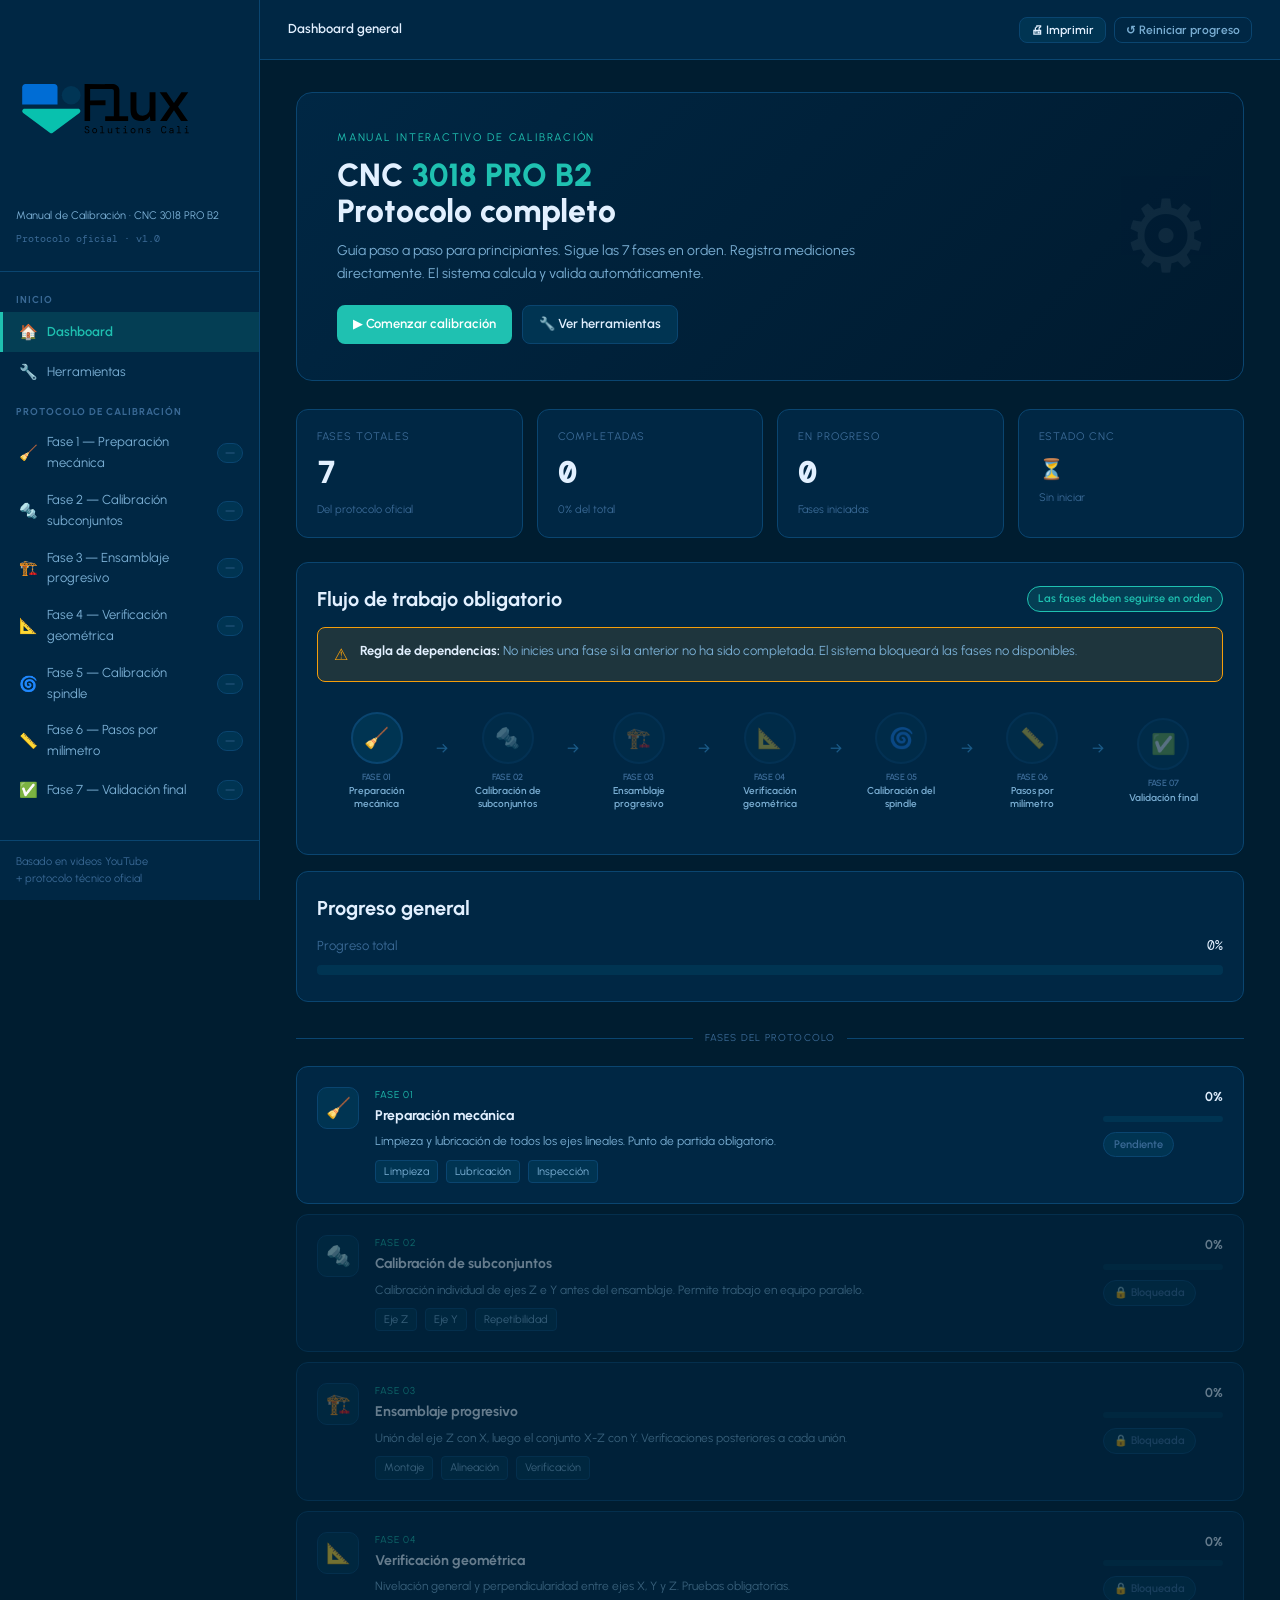
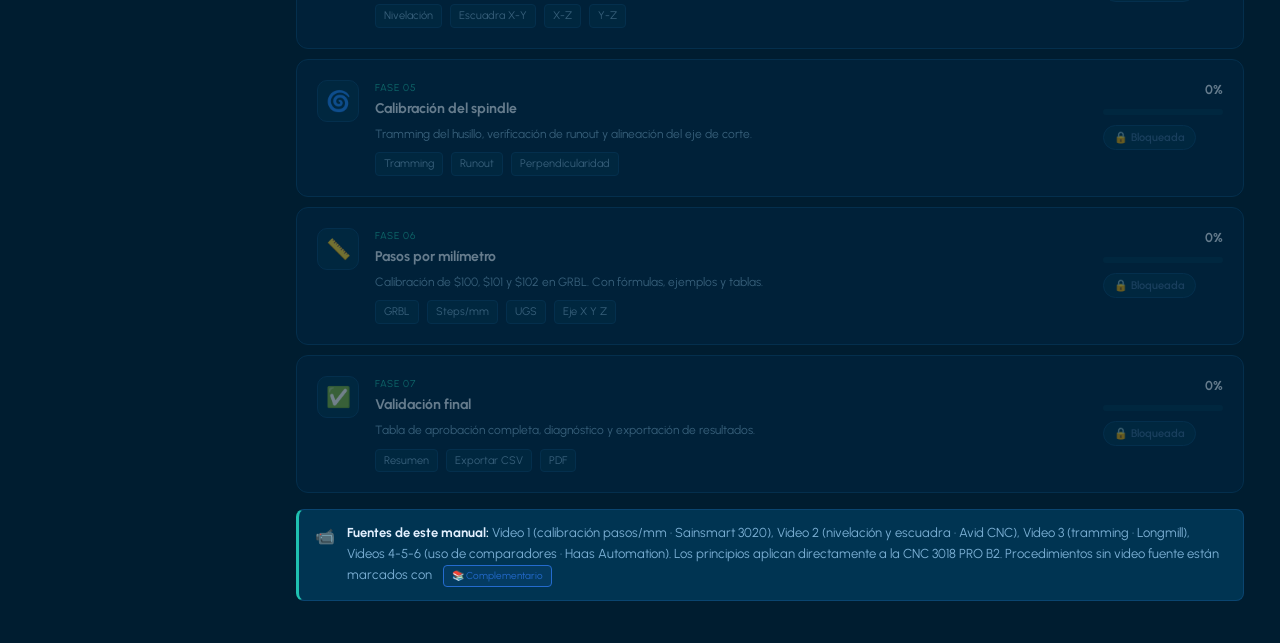
<file: index.html>
<!DOCTYPE html>
<html lang="es">
<head>
  <meta charset="UTF-8" />
  <meta name="viewport" content="width=device-width, initial-scale=1.0" />
  <title>CNC 3018 PRO B2 — Manual Interactivo de Calibración</title>
  <link rel="stylesheet" href="style.css" />
  <style>
    /* ── Dashboard-specific styles ── */
    .hero {
      background: linear-gradient(135deg, var(--bg2) 0%, #001a2e 100%);
      border: 1px solid var(--border);
      border-radius: var(--radius3);
      padding: 36px 40px;
      margin-bottom: 28px;
      position: relative;
      overflow: hidden;
    }
    .hero::before {
      content: '⚙';
      position: absolute;
      right: 32px; top: 50%;
      transform: translateY(-50%);
      font-size: 100px;
      opacity: 0.06;
      pointer-events: none;
    }
    .hero-eyebrow {
      font-family: var(--font-display);
      font-size: 11px;
      color: var(--accent);
      letter-spacing: 0.16em;
      text-transform: uppercase;
      margin-bottom: 10px;
    }
    .hero h1 { font-size: 32px; font-weight: 800; line-height: 1.15; }
    .hero h1 span { color: var(--accent); }
    .hero p { font-size: 14px; color: var(--text2); margin-top: 10px; max-width: 560px; }
    .hero-actions { display: flex; gap: 10px; margin-top: 20px; flex-wrap: wrap; }

    /* KPI row */
    .kpi-grid {
      display: grid;
      grid-template-columns: repeat(4, 1fr);
      gap: 14px;
      margin-bottom: 24px;
    }
    .kpi-card {
      background: var(--bg2);
      border: 1px solid var(--border);
      border-radius: var(--radius2);
      padding: 18px 20px;
      display: flex; flex-direction: column; gap: 4px;
    }
    .kpi-label { font-size: 11px; color: var(--text3); text-transform: uppercase; letter-spacing: 0.09em; font-family: var(--font-display); }
    .kpi-value { font-size: 30px; font-weight: 800; font-family: var(--font-data); color: var(--text); }
    .kpi-sub   { font-size: 11px; color: var(--text3); }

    /* Flow diagram */
    .flow-wrap { overflow-x: auto; padding-bottom: 8px; }
    .flow {
      display: flex;
      align-items: center;
      gap: 0;
      min-width: 700px;
      margin: 16px 0;
    }
    .flow-step {
      display: flex;
      flex-direction: column;
      align-items: center;
      text-align: center;
      flex: 1;
      cursor: pointer;
      text-decoration: none;
    }
    .flow-bubble {
      width: 52px; height: 52px;
      border-radius: 50%;
      background: var(--bg3);
      border: 2px solid var(--border);
      display: flex; align-items: center; justify-content: center;
      font-size: 20px;
      transition: all 0.2s;
      position: relative;
    }
    .flow-step:hover .flow-bubble { border-color: var(--accent); background: var(--accent-glow); }
    .flow-bubble.done  { border-color: var(--green); background: var(--green-bg); }
    .flow-bubble.active-step { border-color: var(--accent); background: var(--accent-glow); animation: pulse 2s infinite; }
    .flow-bubble.locked { opacity: 0.35; }
    .flow-label { font-size: 10px; color: var(--text2); margin-top: 7px; max-width: 70px; line-height: 1.3; font-weight: 600; }
    .flow-label .flow-num { font-family: var(--font-display); color: var(--text3); display: block; font-size: 9px; margin-bottom: 2px; }
    .flow-arrow {
      color: var(--border2);
      font-size: 18px;
      flex-shrink: 0;
      margin-bottom: 22px;
    }
    .flow-arrow.done { color: var(--green); }
    @keyframes pulse {
      0%,100% { box-shadow: 0 0 0 0 var(--accent-glow); }
      50%      { box-shadow: 0 0 0 8px transparent; }
    }

    /* Phase cards */
    .phase-card {
      background: var(--bg2);
      border: 1px solid var(--border);
      border-radius: var(--radius2);
      padding: 20px;
      display: flex;
      gap: 16px;
      align-items: flex-start;
      transition: border-color 0.15s;
      text-decoration: none;
      margin-bottom: 10px;
      cursor: pointer;
    }
    .phase-card:hover { border-color: var(--accent); }
    .phase-card.locked { opacity: 0.45; pointer-events: none; }
    .phase-icon {
      width: 42px; height: 42px;
      background: var(--bg3);
      border-radius: 10px;
      display: flex; align-items: center; justify-content: center;
      font-size: 20px;
      flex-shrink: 0;
      border: 1px solid var(--border);
    }
    .phase-body { flex: 1; }
    .phase-num  { font-family: var(--font-display); font-size: 10px; color: var(--accent); letter-spacing: 0.1em; }
    .phase-name { font-size: 14px; font-weight: 700; color: var(--text); margin: 2px 0 5px; }
    .phase-desc { font-size: 12px; color: var(--text2); }
    .phase-meta { display: flex; gap: 8px; flex-wrap: wrap; margin-top: 8px; }
    .phase-progress-col { min-width: 120px; }
    .phase-pct { font-family: var(--font-display); font-size: 13px; font-weight: 700; color: var(--text); text-align: right; }

    @media (max-width: 900px) {
      .kpi-grid { grid-template-columns: repeat(2,1fr); }
    }
    @media (max-width: 520px) {
      .kpi-grid { grid-template-columns: 1fr 1fr; }
      .hero { padding: 24px 20px; }
      .hero h1 { font-size: 24px; }
    }
  </style>
</head>
<body>
<div class="app-shell">
  <div id="sidebar-mount"></div>

  <main class="main">
    <!-- TOP BAR -->
    <div class="topbar">
      <button class="menu-toggle" id="menuToggle">☰</button>
      <div class="topbar-breadcrumb">
        <span class="crumb-current">Dashboard general</span>
      </div>
      <div class="topbar-actions">
        <button class="btn btn-secondary btn-sm" onclick="exportPDF()">🖨 Imprimir</button>
        <button class="btn btn-ghost btn-sm" onclick="resetAll()">↺ Reiniciar progreso</button>
      </div>
    </div>

    <div class="page-content">

      <!-- HERO -->
      <div class="hero">
        <div class="hero-eyebrow">Manual Interactivo de Calibración</div>
        <h1>CNC <span>3018 PRO B2</span><br>Protocolo completo</h1>
        <p>Guía paso a paso para principiantes. Sigue las 7 fases en orden. Registra mediciones directamente. El sistema calcula y valida automáticamente.</p>
        <div class="hero-actions">
          <a href="fase1.html" class="btn btn-primary">▶ Comenzar calibración</a>
          <a href="herramientas.html" class="btn btn-secondary">🔧 Ver herramientas</a>
        </div>
      </div>

      <!-- KPI CARDS -->
      <div class="kpi-grid">
        <div class="kpi-card">
          <span class="kpi-label">Fases totales</span>
          <span class="kpi-value">7</span>
          <span class="kpi-sub">Del protocolo oficial</span>
        </div>
        <div class="kpi-card">
          <span class="kpi-label">Completadas</span>
          <span class="kpi-value" id="kpiDone">0</span>
          <span class="kpi-sub" id="kpiDoneLabel">0% del total</span>
        </div>
        <div class="kpi-card">
          <span class="kpi-label">En progreso</span>
          <span class="kpi-value" id="kpiInProgress">0</span>
          <span class="kpi-sub">Fases iniciadas</span>
        </div>
        <div class="kpi-card">
          <span class="kpi-label">Estado CNC</span>
          <span class="kpi-value" id="kpiStatus" style="font-size:20px; margin-top:4px">⏳</span>
          <span class="kpi-sub" id="kpiStatusLabel">Sin iniciar</span>
        </div>
      </div>

      <!-- FLUJO DE TRABAJO -->
      <div class="card">
        <div class="flex items-center justify-between mb-12">
          <h2 style="margin:0">Flujo de trabajo obligatorio</h2>
          <span class="badge badge-orange">Las fases deben seguirse en orden</span>
        </div>
        <div class="alert alert-warning" style="margin-bottom:14px">
          <span class="alert-icon">⚠️</span>
          <span class="alert-text"><strong>Regla de dependencias:</strong> No inicies una fase si la anterior no ha sido completada. El sistema bloqueará las fases no disponibles.</span>
        </div>
        <div class="flow-wrap">
          <div class="flow" id="flowDiagram">
            <!-- generado por JS -->
          </div>
        </div>
      </div>

      <!-- PROGRESS GLOBAL -->
      <div class="card">
        <h2>Progreso general</h2>
        <div style="margin-top:8px;">
          <div class="flex items-center justify-between mb-8">
            <span class="text-sm text-muted">Progreso total</span>
            <span class="font-mono text-sm" id="globalPctLabel">0%</span>
          </div>
          <div class="progress-bar-wrap" style="height:10px">
            <div class="progress-bar-fill" id="globalBar" style="width:0%"></div>
          </div>
        </div>
      </div>

      <!-- PHASE LIST -->
      <div class="section-divider">
        <div class="section-divider-line"></div>
        <div class="section-divider-label">Fases del protocolo</div>
        <div class="section-divider-line"></div>
      </div>

      <div id="phaseList"><!-- generado por JS --></div>

      <!-- IMPORTANTE -->
      <div class="alert alert-source mt-16">
        <span class="alert-icon">📹</span>
        <div class="alert-text">
          <strong>Fuentes de este manual:</strong> Video 1 (calibración pasos/mm · Sainsmart 3020), Video 2 (nivelación y escuadra · Avid CNC), Video 3 (tramming · Longmill), Videos 4-5-6 (uso de comparadores · Haas Automation). Los principios aplican directamente a la CNC 3018 PRO B2. Procedimientos sin video fuente están marcados con
          <span class="info-complementary">📚 Complementario</span>
        </div>
      </div>

    </div><!-- /page-content -->
  </main>
</div>

<script src="sidebar.js"></script>
<script src="nav.js"></script>
<script>
/* ── DATOS DE FASES ── */
const PHASES = [
  { id:'fase1', num:'01', icon:'🧹', name:'Preparación mecánica',        href:'fase1.html', desc:'Limpieza y lubricación de todos los ejes lineales. Punto de partida obligatorio.', tags:['Limpieza','Lubricación','Inspección'] },
  { id:'fase2', num:'02', icon:'🔩', name:'Calibración de subconjuntos',  href:'fase2.html', desc:'Calibración individual de ejes Z e Y antes del ensamblaje. Permite trabajo en equipo paralelo.', tags:['Eje Z','Eje Y','Repetibilidad'] },
  { id:'fase3', num:'03', icon:'🏗️', name:'Ensamblaje progresivo',         href:'fase3.html', desc:'Unión del eje Z con X, luego el conjunto X-Z con Y. Verificaciones posteriores a cada unión.', tags:['Montaje','Alineación','Verificación'] },
  { id:'fase4', num:'04', icon:'📐', name:'Verificación geométrica',       href:'fase4.html', desc:'Nivelación general y perpendicularidad entre ejes X, Y y Z. Pruebas obligatorias.', tags:['Nivelación','Escuadra X-Y','X-Z','Y-Z'] },
  { id:'fase5', num:'05', icon:'🌀', name:'Calibración del spindle',       href:'fase5.html', desc:'Tramming del husillo, verificación de runout y alineación del eje de corte.', tags:['Tramming','Runout','Perpendicularidad'] },
  { id:'fase6', num:'06', icon:'📏', name:'Pasos por milímetro',           href:'fase6.html', desc:'Calibración de $100, $101 y $102 en GRBL. Con fórmulas, ejemplos y tablas.', tags:['GRBL','Steps/mm','UGS','Eje X Y Z'] },
  { id:'fase7', num:'07', icon:'✅', name:'Validación final',              href:'fase7.html', desc:'Tabla de aprobación completa, diagnóstico y exportación de resultados.', tags:['Resumen','Exportar CSV','PDF'] },
];

/* ── FLOW DIAGRAM ── */
function buildFlow() {
  const container = document.getElementById('flowDiagram');
  if (!container) return;
  let html = '';
  PHASES.forEach((p, i) => {
    const pct = parseInt(localStorage.getItem('cnc_phase_' + p.id) || '0');
    const cls = pct >= 100 ? 'done' : (pct > 0 ? 'active-step' : (i === 0 ? '' : 'locked'));
    const arrCls = pct >= 100 ? 'done' : '';
    html += `
      <a class="flow-step" href="${p.href}">
        <div class="flow-bubble ${cls}">${p.icon}</div>
        <div class="flow-label"><span class="flow-num">FASE ${p.num}</span>${p.name}</div>
      </a>`;
    if (i < PHASES.length - 1) {
      html += `<div class="flow-arrow ${arrCls}">→</div>`;
    }
  });
  container.innerHTML = html;
}

/* ── PHASE LIST ── */
function buildPhaseList() {
  const container = document.getElementById('phaseList');
  if (!container) return;
  let html = '';
  PHASES.forEach((p, i) => {
    const pct = parseInt(localStorage.getItem('cnc_phase_' + p.id) || '0');
    const isLocked = i > 0 && parseInt(localStorage.getItem('cnc_phase_' + PHASES[i-1].id) || '0') < 100 && pct === 0;
    const badge = pct >= 100
      ? '<span class="badge badge-green">✓ Completada</span>'
      : pct > 0
        ? `<span class="badge badge-orange">${pct}% En progreso</span>`
        : isLocked
          ? '<span class="badge badge-gray">🔒 Bloqueada</span>'
          : '<span class="badge badge-gray">Pendiente</span>';
    const tags = p.tags.map(t=>`<span class="tag">${t}</span>`).join('');
    html += `
      <a href="${isLocked ? '#' : p.href}" class="phase-card ${isLocked ? 'locked' : ''}">
        <div class="phase-icon">${p.icon}</div>
        <div class="phase-body">
          <div class="phase-num">FASE ${p.num}</div>
          <div class="phase-name">${p.name}</div>
          <div class="phase-desc">${p.desc}</div>
          <div class="phase-meta">
            ${tags}
          </div>
        </div>
        <div class="phase-progress-col">
          <div class="phase-pct">${pct}%</div>
          <div class="progress-bar-wrap mt-8"><div class="progress-bar-fill ${pct>=100?'green':''}" style="width:${pct}%"></div></div>
          <div style="margin-top:8px">${badge}</div>
        </div>
      </a>`;
  });
  container.innerHTML = html;
}

/* ── KPI UPDATE ── */
function updateKPIs() {
  const pcts = PHASES.map(p => parseInt(localStorage.getItem('cnc_phase_' + p.id) || '0'));
  const done = pcts.filter(p => p >= 100).length;
  const inProg = pcts.filter(p => p > 0 && p < 100).length;
  const avg = Math.round(pcts.reduce((a,b)=>a+b,0) / pcts.length);
  document.getElementById('kpiDone').textContent = done;
  document.getElementById('kpiDoneLabel').textContent = Math.round(done/PHASES.length*100) + '% del total';
  document.getElementById('kpiInProgress').textContent = inProg;
  document.getElementById('globalBar').style.width = avg + '%';
  document.getElementById('globalPctLabel').textContent = avg + '%';
  if (avg === 0) {
    document.getElementById('kpiStatus').textContent = '⏳';
    document.getElementById('kpiStatusLabel').textContent = 'Sin iniciar';
  } else if (avg < 100) {
    document.getElementById('kpiStatus').textContent = '🔄';
    document.getElementById('kpiStatusLabel').textContent = 'En calibración';
  } else {
    document.getElementById('kpiStatus').textContent = '✅';
    document.getElementById('kpiStatusLabel').textContent = '¡Calibración completa!';
    document.getElementById('globalBar').classList.add('green');
  }
}

function resetAll() {
  if (!confirm('¿Reiniciar todo el progreso? Esta acción no se puede deshacer.')) return;
  Object.keys(localStorage).filter(k => k.startsWith('cnc_')).forEach(k => localStorage.removeItem(k));
  location.reload();
}

document.addEventListener('DOMContentLoaded', () => {
  buildFlow();
  buildPhaseList();
  updateKPIs();
});
</script>
</body>
</html>
</file>
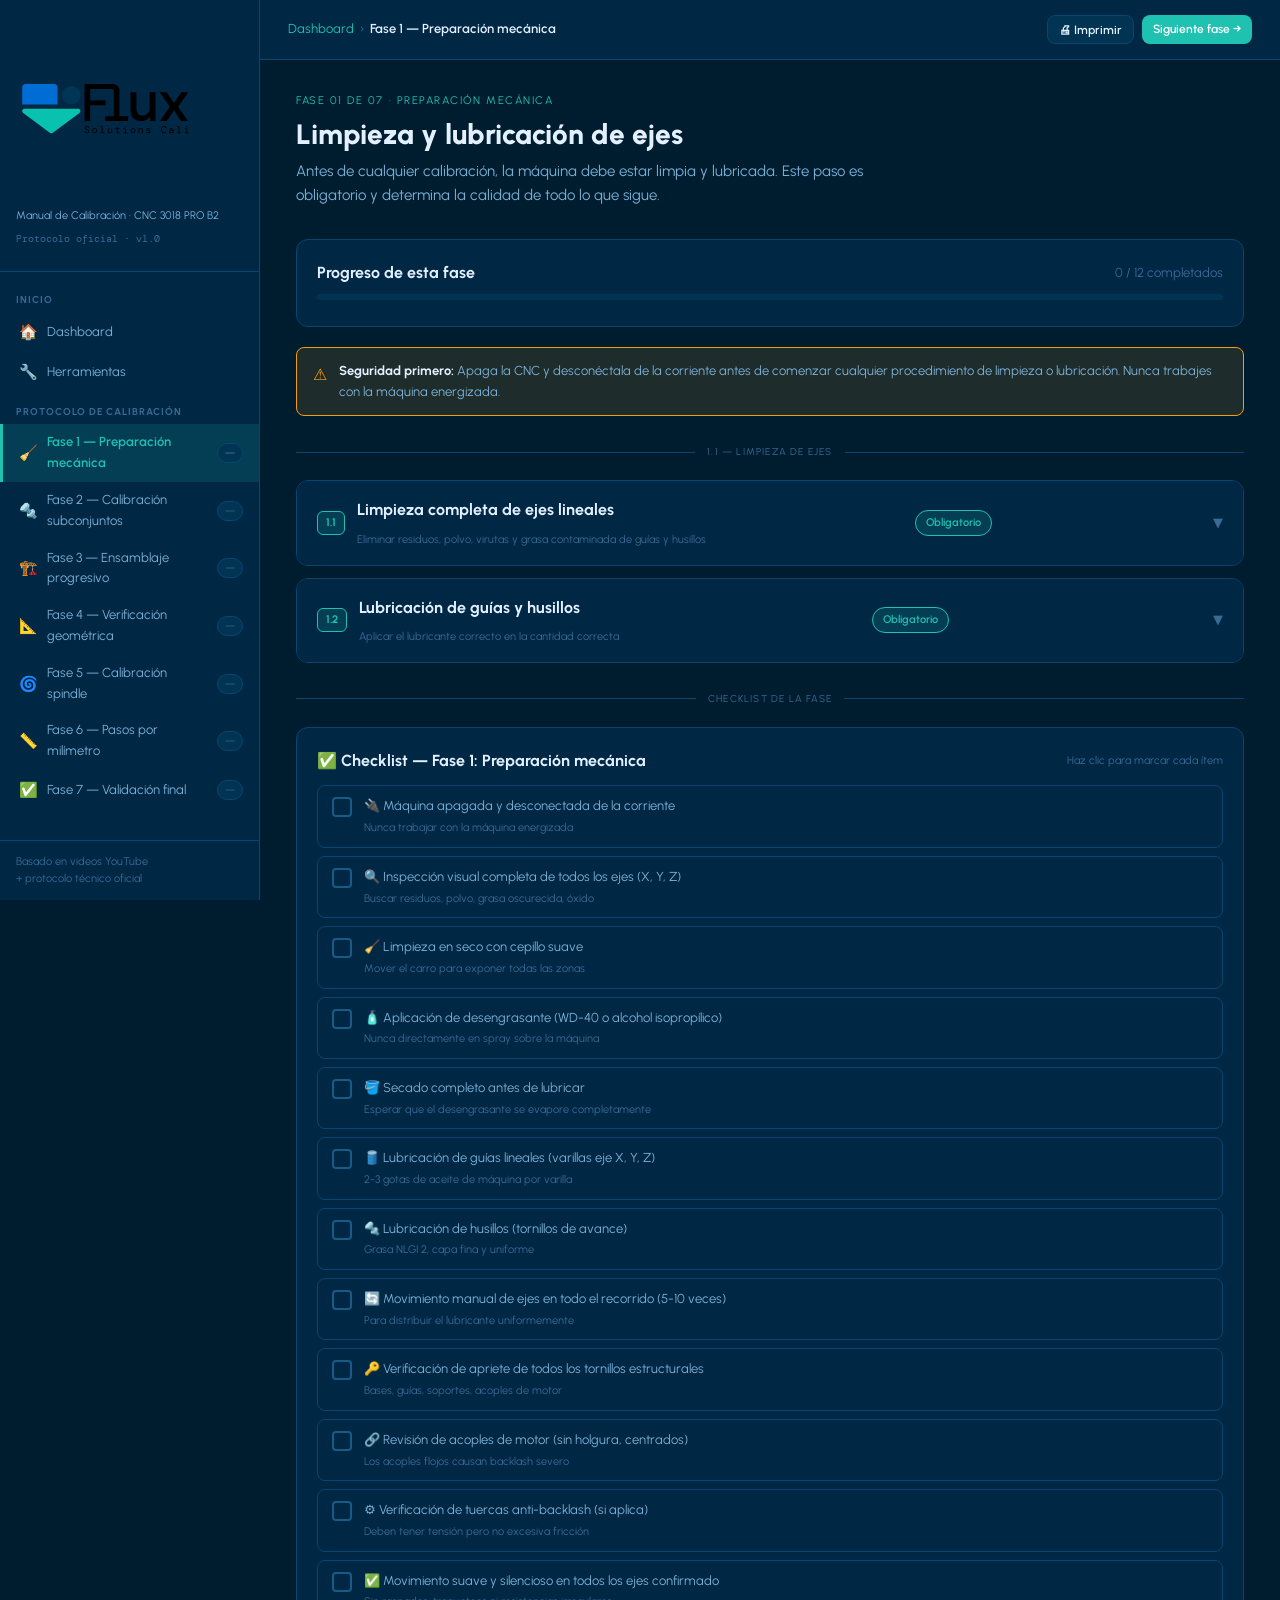
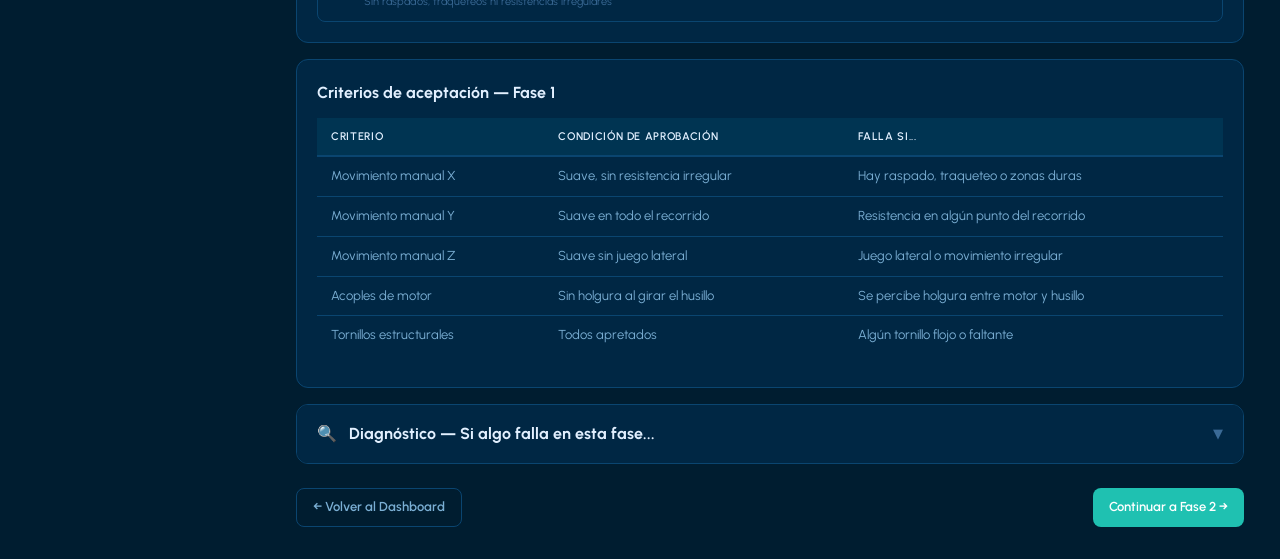
<file: fase1.html>
<!DOCTYPE html>
<html lang="es">
<head>
  <meta charset="UTF-8"/>
  <meta name="viewport" content="width=device-width, initial-scale=1.0"/>
  <title>Fase 1 — Preparación Mecánica · CNC 3018 PRO B2</title>
  <link rel="stylesheet" href="style.css"/>
</head>
<body>
<div class="app-shell">
  <div id="sidebar-mount"></div>
  <main class="main">
    <div class="topbar">
      <button class="menu-toggle" id="menuToggle">☰</button>
      <div class="topbar-breadcrumb">
        <a href="index.html">Dashboard</a>
        <span class="crumb-sep">›</span>
        <span class="crumb-current">Fase 1 — Preparación mecánica</span>
      </div>
      <div class="topbar-actions">
        <button class="btn btn-secondary btn-sm" onclick="exportPDF()">🖨 Imprimir</button>
        <a href="fase2.html" class="btn btn-primary btn-sm">Siguiente fase →</a>
      </div>
    </div>

    <div class="page-content">
      <div class="page-header">
        <div class="page-eyebrow">Fase 01 de 07 · Preparación mecánica</div>
        <h1 class="page-title">Limpieza y lubricación de ejes</h1>
        <p class="page-subtitle">Antes de cualquier calibración, la máquina debe estar limpia y lubricada. Este paso es obligatorio y determina la calidad de todo lo que sigue.</p>
      </div>

      <!-- PROGRESO DE FASE -->
      <div class="card" style="margin-bottom:20px">
        <div class="flex items-center justify-between mb-8">
          <h3 style="margin:0">Progreso de esta fase</h3>
          <span id="phaseProgressLabel" class="text-sm text-muted">0 / 0 completados</span>
        </div>
        <div class="progress-bar-wrap"><div class="progress-bar-fill" id="phaseProgressFill" style="width:0%"></div></div>
      </div>

      <div class="alert alert-warning">
        <span class="alert-icon">⚠️</span>
        <div class="alert-text"><strong>Seguridad primero:</strong> Apaga la CNC y desconéctala de la corriente antes de comenzar cualquier procedimiento de limpieza o lubricación. Nunca trabajes con la máquina energizada.</div>
      </div>

      <!-- ══════════════════════════════════════════════════ -->
      <!-- SECCIÓN 1.1 — LIMPIEZA -->
      <!-- ══════════════════════════════════════════════════ -->
      <div class="section-divider">
        <div class="section-divider-line"></div>
        <div class="section-divider-label">1.1 — Limpieza de ejes</div>
        <div class="section-divider-line"></div>
      </div>

      <div class="accordion">
        <div class="accordion-header">
          <span class="accordion-phase-num">1.1</span>
          <div>
            <div style="font-weight:700;color:var(--text)">Limpieza completa de ejes lineales</div>
            <div class="text-xs text-muted mt-8">Eliminar residuos, polvo, virutas y grasa contaminada de guías y husillos</div>
          </div>
          <span class="badge badge-orange" style="margin-left:auto;margin-right:12px">Obligatorio</span>
          <span class="accordion-chevron">▼</span>
        </div>
        <div class="accordion-body">
          <h4>¿Por qué es importante limpiar antes de calibrar?</h4>
          <p>Las guías lineales de la CNC 3018 PRO B2 son ranuras o varillas por donde se deslizan los carros. Si tienen suciedad, la fricción cambia y los resultados de calibración serán incorrectos. Imagina intentar medir el peso de algo con una báscula sucia — el resultado no será confiable.</p>

          <div class="alert alert-info mt-12">
            <span class="alert-icon">💡</span>
            <div class="alert-text"><strong>¿Qué es una guía lineal?</strong> Es la barra o riel metálico por donde se mueve cada eje. La CNC 3018 PRO B2 tiene guías en X, Y y Z. El husillo (tornillo largo que mueve el carro) también debe limpiarse.</div>
          </div>

          <div class="section-divider"><div class="section-divider-line"></div><div class="section-divider-label">Procedimiento paso a paso</div><div class="section-divider-line"></div></div>

          <ol class="step-list">
            <li class="step-item"><span class="step-num">1</span><div class="step-content"><strong>Inspección visual inicial:</strong> Con buena iluminación, examina todas las guías lineales (ejes X, Y, Z) y los husillos. Busca: polvo acumulado, virutas metálicas, grasa oscurecida o endurecida, óxido superficial, partículas de material cortado (madera, acrílico, aluminio).</div></li>
            <li class="step-item"><span class="step-num">2</span><div class="step-content"><strong>Limpieza en seco:</strong> Usa un cepillo suave o brocha para barrer residuos sueltos. Mueve el carro manualmente a lo largo de toda la guía para exponer todas las zonas.</div></li>
            <li class="step-item"><span class="step-num">3</span><div class="step-content"><strong>Aplicar desengrasante:</strong> Usa WD-40 o alcohol isopropílico al 90%+ en un trapo limpio que no suelte pelusa. <em>Nunca apliques directamente sobre la máquina en spray.</em> Limpia las guías y el husillo en toda su longitud.</div></li>
            <li class="step-item"><span class="step-num">4</span><div class="step-content"><strong>Secar completamente:</strong> Con un trapo seco y limpio, retira todo residuo de desengrasante. Las guías deben quedar secas antes de lubricar. El WD-40 y el alcohol isopropílico son desengrasantes, NO lubricantes finales.</div></li>
            <li class="step-item"><span class="step-num">5</span><div class="step-content"><strong>Verificar los rodamientos lineales:</strong> Mueve cada carro manualmente. Debe deslizarse suavemente sin resistencia ni traqueteos. Si hay resistencia, hay suciedad o daño.</div></li>
            <li class="step-item"><span class="step-num">6</span><div class="step-content"><strong>Inspeccionar tornillos de sujeción:</strong> Revisa que todos los tornillos de las guías, soportes y bases estén apretados. Anota si alguno está flojo.</div></li>
          </ol>

          <div class="section-divider"><div class="section-divider-line"></div><div class="section-divider-label">Productos recomendados y prohibidos</div><div class="section-divider-line"></div></div>

          <div class="card-grid card-grid-2">
            <div class="card" style="border-color:var(--green)">
              <h4 style="color:var(--green)">✅ Productos recomendados</h4>
              <ul style="font-size:13px;color:var(--text2);padding-left:16px;line-height:2">
                <li>WD-40 (solo para limpiar/desengrasar)</li>
                <li>Alcohol isopropílico ≥90%</li>
                <li>Trapo sin pelusa (microfibra)</li>
                <li>Cepillo suave de cerdas finas</li>
                <li>Aire comprimido (distancia > 15 cm)</li>
              </ul>
            </div>
            <div class="card" style="border-color:var(--red)">
              <h4 style="color:var(--red)">❌ Productos prohibidos</h4>
              <ul style="font-size:13px;color:var(--text2);padding-left:16px;line-height:2">
                <li>Agua (genera óxido)</li>
                <li>Solventes agresivos (acetona en plásticos)</li>
                <li>Limpiadores abrasivos</li>
                <li>Estropajos metálicos</li>
                <li>Trapos con suciedad previa</li>
              </ul>
            </div>
          </div>

          <div class="alert alert-source mt-12">
            <span class="alert-icon">📚</span>
            <div class="alert-text"><strong>Fuente:</strong> Conocimiento técnico complementario de mantenimiento CNC. <span class="info-complementary">📚 Complementario</span></div>
          </div>
        </div>
      </div>

      <!-- ══════════════════════════════════════════════════ -->
      <!-- SECCIÓN 1.2 — LUBRICACIÓN -->
      <!-- ══════════════════════════════════════════════════ -->
      <div class="accordion">
        <div class="accordion-header">
          <span class="accordion-phase-num">1.2</span>
          <div>
            <div style="font-weight:700;color:var(--text)">Lubricación de guías y husillos</div>
            <div class="text-xs text-muted mt-8">Aplicar el lubricante correcto en la cantidad correcta</div>
          </div>
          <span class="badge badge-orange" style="margin-left:auto;margin-right:12px">Obligatorio</span>
          <span class="accordion-chevron">▼</span>
        </div>
        <div class="accordion-body">
          <h4>¿Por qué lubricar?</h4>
          <p>La lubricación reduce la fricción entre las piezas móviles, protege contra el desgaste y el óxido, y garantiza que el movimiento sea suave y predecible. Sin lubricación, los errores de posicionamiento aumentan con el tiempo.</p>

          <div class="alert alert-warning mt-12">
            <span class="alert-icon">⚠️</span>
            <div class="alert-text"><strong>Error común:</strong> Aplicar WD-40 creyendo que es un lubricante. El WD-40 desplaza el agua y desengrasa, pero no lubrica a largo plazo. Úsalo solo para limpiar, luego aplica aceite o grasa real.</div>
          </div>

          <div class="section-divider"><div class="section-divider-line"></div><div class="section-divider-label">Procedimiento</div><div class="section-divider-line"></div></div>
          <ol class="step-list">
            <li class="step-item"><span class="step-num">1</span><div class="step-content"><strong>Para guías lisas (varillas de acero):</strong> Aplica 2-3 gotas de aceite ISO VG32 o aceite de máquina liviano sobre cada varilla. Mueve el carro manualmente varias veces para distribuir.</div></li>
            <li class="step-item"><span class="step-num">2</span><div class="step-content"><strong>Para husillos de bolas o trapezoidales:</strong> Aplica grasa NLGI 2 con un dedo o aplicador pequeño. Una capa delgada uniforme es suficiente — el exceso atrae polvo.</div></li>
            <li class="step-item"><span class="step-num">3</span><div class="step-content"><strong>Distribución:</strong> Mueve cada eje manualmente en todo su recorrido 5-10 veces para distribuir el lubricante uniformemente.</div></li>
            <li class="step-item"><span class="step-num">4</span><div class="step-content"><strong>Verificación:</strong> El movimiento debe ser suave y silencioso. Si hay ruido de raspado, falta lubricación o hay daño en las guías.</div></li>
            <li class="step-item"><span class="step-num">5</span><div class="step-content"><strong>Exceso:</strong> Retira el exceso de lubricante con trapo. El lubricante sobrante atrae virutas y crea suciedad compactada.</div></li>
          </ol>

          <div class="section-divider"><div class="section-divider-line"></div><div class="section-divider-label">Lubricantes adecuados</div><div class="section-divider-line"></div></div>
          <div class="table-wrap">
            <table>
              <thead><tr><th>Componente</th><th>Lubricante recomendado</th><th>Cantidad</th><th>Frecuencia</th></tr></thead>
              <tbody>
                <tr><td>Guías lineales (varillas)</td><td>Aceite de máquina ISO VG32 / 3-en-1</td><td>2-3 gotas/varilla</td><td>Cada 8-10 horas de uso</td></tr>
                <tr><td>Husillos trapezoidales</td><td>Grasa NLGI 2 (litio)</td><td>Capa fina uniforme</td><td>Cada 20 horas de uso</td></tr>
                <tr><td>Rodamientos lineales</td><td>Grasa de rodamientos NLGI 2</td><td>Mínima cantidad</td><td>Cada 50 horas de uso</td></tr>
                <tr><td>Acoples de motor</td><td>Sin lubricante (piezas de aluminio)</td><td>—</td><td>Solo verificar apriete</td></tr>
              </tbody>
            </table>
          </div>

          <div class="alert alert-source mt-12">
            <span class="alert-icon">📚</span>
            <div class="alert-text"><strong>Fuente:</strong> Conocimiento técnico complementario. <span class="info-complementary">📚 Complementario</span></div>
          </div>
        </div>
      </div>

      <!-- ══════════════════════════════════════════════════ -->
      <!-- CHECKLIST DE FASE 1 -->
      <!-- ══════════════════════════════════════════════════ -->
      <div class="section-divider">
        <div class="section-divider-line"></div>
        <div class="section-divider-label">Checklist de la fase</div>
        <div class="section-divider-line"></div>
      </div>

      <div class="card">
        <div class="flex items-center justify-between mb-12">
          <h3 style="margin:0">✅ Checklist — Fase 1: Preparación mecánica</h3>
          <span class="text-xs text-muted">Haz clic para marcar cada ítem</span>
        </div>
        <ul class="checklist">
          <li class="check-item"><div class="check-box"></div><div><div class="check-label">🔌 Máquina apagada y desconectada de la corriente</div><div class="check-note">Nunca trabajar con la máquina energizada</div></div></li>
          <li class="check-item"><div class="check-box"></div><div><div class="check-label">🔍 Inspección visual completa de todos los ejes (X, Y, Z)</div><div class="check-note">Buscar residuos, polvo, grasa oscurecida, óxido</div></div></li>
          <li class="check-item"><div class="check-box"></div><div><div class="check-label">🧹 Limpieza en seco con cepillo suave</div><div class="check-note">Mover el carro para exponer todas las zonas</div></div></li>
          <li class="check-item"><div class="check-box"></div><div><div class="check-label">🧴 Aplicación de desengrasante (WD-40 o alcohol isopropílico)</div><div class="check-note">Nunca directamente en spray sobre la máquina</div></div></li>
          <li class="check-item"><div class="check-box"></div><div><div class="check-label">🪣 Secado completo antes de lubricar</div><div class="check-note">Esperar que el desengrasante se evapore completamente</div></div></li>
          <li class="check-item"><div class="check-box"></div><div><div class="check-label">🛢️ Lubricación de guías lineales (varillas eje X, Y, Z)</div><div class="check-note">2-3 gotas de aceite de máquina por varilla</div></div></li>
          <li class="check-item"><div class="check-box"></div><div><div class="check-label">🔩 Lubricación de husillos (tornillos de avance)</div><div class="check-note">Grasa NLGI 2, capa fina y uniforme</div></div></li>
          <li class="check-item"><div class="check-box"></div><div><div class="check-label">🔄 Movimiento manual de ejes en todo el recorrido (5-10 veces)</div><div class="check-note">Para distribuir el lubricante uniformemente</div></div></li>
          <li class="check-item"><div class="check-box"></div><div><div class="check-label">🔑 Verificación de apriete de todos los tornillos estructurales</div><div class="check-note">Bases, guías, soportes, acoples de motor</div></div></li>
          <li class="check-item"><div class="check-box"></div><div><div class="check-label">🔗 Revisión de acoples de motor (sin holgura, centrados)</div><div class="check-note">Los acoples flojos causan backlash severo</div></div></li>
          <li class="check-item"><div class="check-box"></div><div><div class="check-label">⚙️ Verificación de tuercas anti-backlash (si aplica)</div><div class="check-note">Deben tener tensión pero no excesiva fricción</div></div></li>
          <li class="check-item"><div class="check-box"></div><div><div class="check-label">✅ Movimiento suave y silencioso en todos los ejes confirmado</div><div class="check-note">Sin raspados, traqueteos ni resistencias irregulares</div></div></li>
        </ul>
      </div>

      <!-- CRITERIOS -->
      <div class="card mt-16">
        <h3>Criterios de aceptación — Fase 1</h3>
        <div class="table-wrap">
          <table>
            <thead><tr><th>Criterio</th><th>Condición de aprobación</th><th>Falla si...</th></tr></thead>
            <tbody>
              <tr><td>Movimiento manual X</td><td>Suave, sin resistencia irregular</td><td>Hay raspado, traqueteo o zonas duras</td></tr>
              <tr><td>Movimiento manual Y</td><td>Suave en todo el recorrido</td><td>Resistencia en algún punto del recorrido</td></tr>
              <tr><td>Movimiento manual Z</td><td>Suave sin juego lateral</td><td>Juego lateral o movimiento irregular</td></tr>
              <tr><td>Acoples de motor</td><td>Sin holgura al girar el husillo</td><td>Se percibe holgura entre motor y husillo</td></tr>
              <tr><td>Tornillos estructurales</td><td>Todos apretados</td><td>Algún tornillo flojo o faltante</td></tr>
            </tbody>
          </table>
        </div>
      </div>

      <!-- DIAGNÓSTICO -->
      <div class="accordion mt-16">
        <div class="accordion-header">
          <span>🔍</span>
          <div><div style="font-weight:700;color:var(--text)">Diagnóstico — Si algo falla en esta fase...</div></div>
          <span class="accordion-chevron">▼</span>
        </div>
        <div class="accordion-body">
          <div class="table-wrap">
            <table>
              <thead><tr><th>Síntoma</th><th>Causa probable</th><th>Acción correctiva</th></tr></thead>
              <tbody>
                <tr><td>Carro con resistencia en un punto específico</td><td>Guía doblada o con rebaba metálica</td><td>Inspeccionar visualmente. Si hay doblez, reemplazar guía.</td></tr>
                <tr><td>Ruido de raspado al mover</td><td>Suciedad incrustada o falta de lubricante</td><td>Limpiar de nuevo más a fondo, relubricar.</td></tr>
                <tr><td>Juego lateral en eje Z</td><td>Rodamiento desgastado o flojo</td><td>Verificar y apretar tornillos del rodamiento. Si hay desgaste, reemplazar.</td></tr>
                <tr><td>Acople flojo (se puede girar con la mano)</td><td>Tornillo de fijación del acople suelto</td><td>Alinear eje del motor con husillo y apretar con Allen.</td></tr>
                <tr><td>Grasa negra y suciedad compactada</td><td>Lubricación sin limpiar previa</td><td>Limpiar completamente con desengrasante, secar, relubricar.</td></tr>
              </tbody>
            </table>
          </div>
        </div>
      </div>

      <!-- NAVEGACIÓN -->
      <div class="flex justify-between mt-24" style="flex-wrap:wrap;gap:10px">
        <a href="index.html" class="btn btn-ghost">← Volver al Dashboard</a>
        <a href="fase2.html" class="btn btn-primary">Continuar a Fase 2 →</a>
      </div>

    </div>
  </main>
</div>
<script src="sidebar.js"></script>
<script src="nav.js"></script>
<script>
document.addEventListener('DOMContentLoaded', () => {
  initChecklists('fase1');
  updatePhaseProgress();
});
</script>
</body>
</html>
</file>
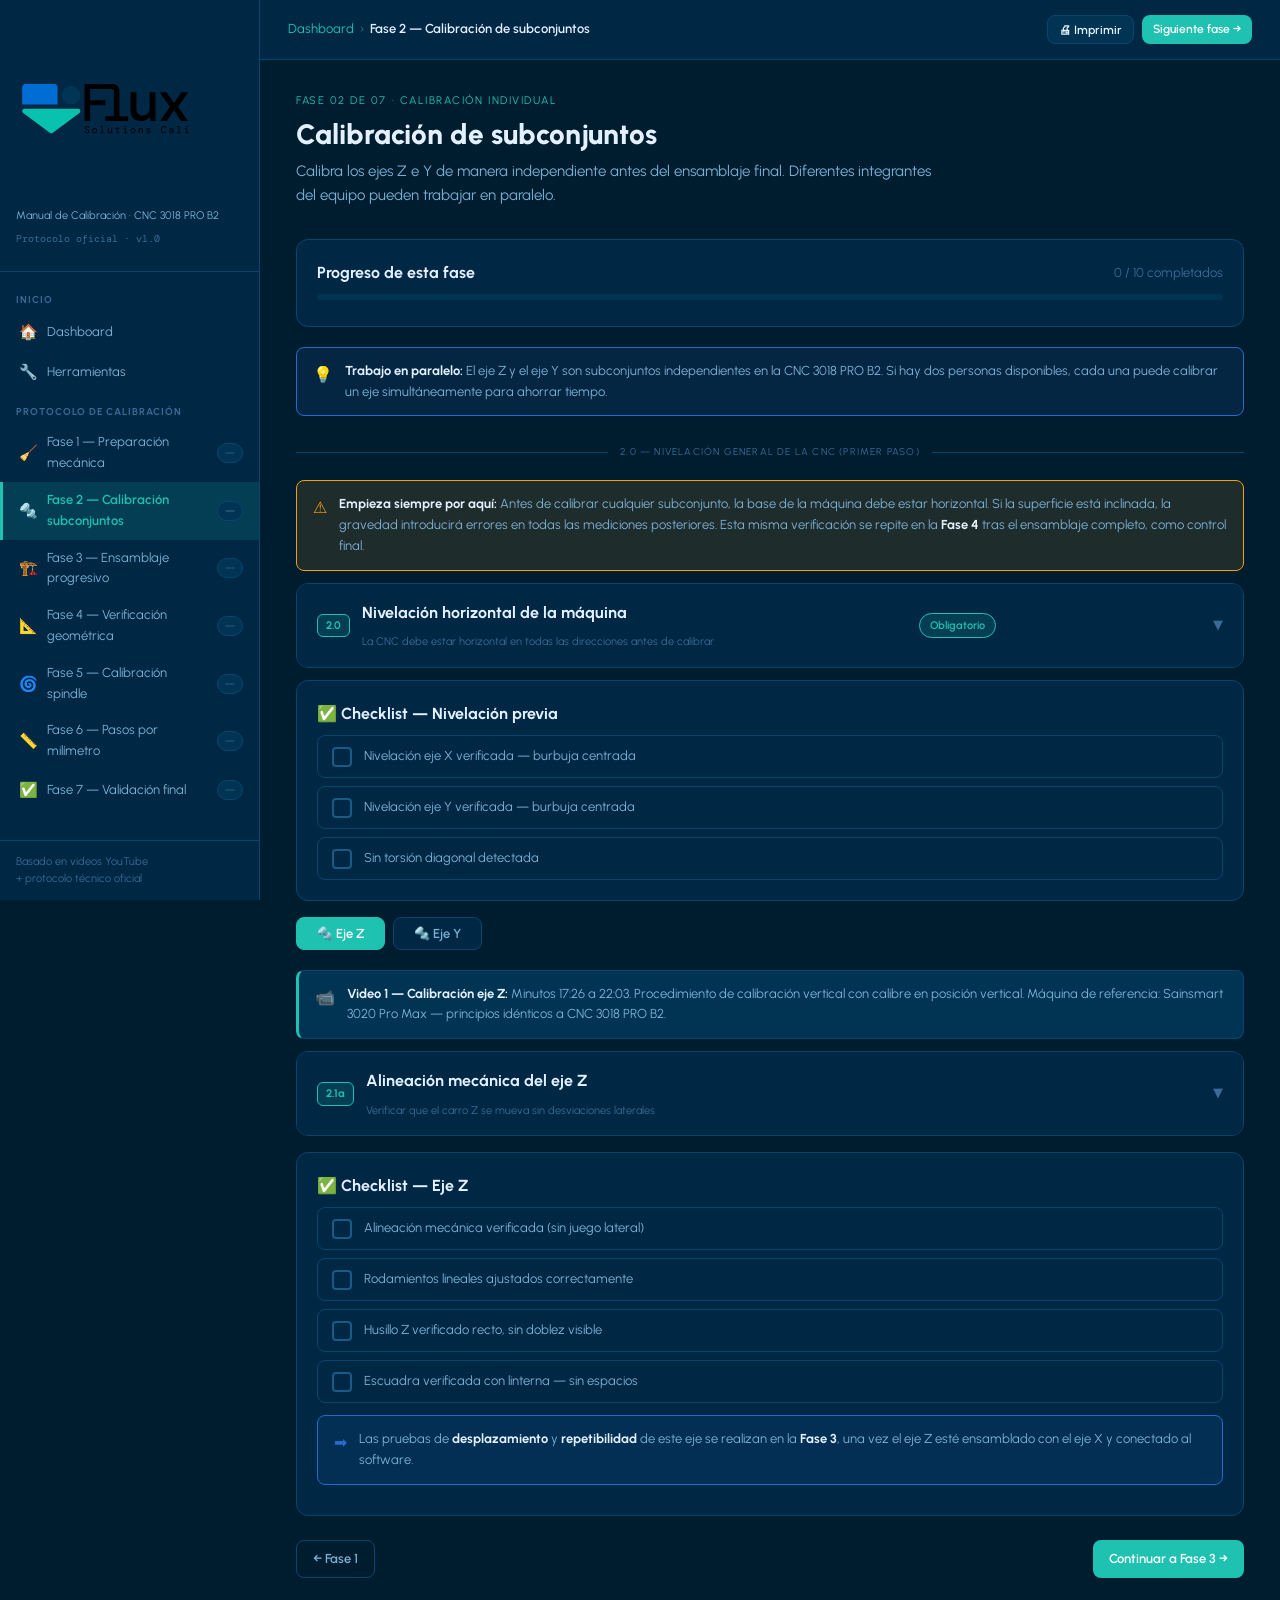
<file: fase2.html>
<!DOCTYPE html>
<html lang="es">
<head>
  <meta charset="UTF-8"/>
  <meta name="viewport" content="width=device-width, initial-scale=1.0"/>
  <title>Fase 2 — Calibración Subconjuntos · CNC 3018 PRO B2</title>
  <link rel="stylesheet" href="style.css"/>
  <style>
    .axis-tab-bar { display:flex; gap:8px; margin-bottom:20px; }
    .axis-tab { padding:8px 20px; border-radius:var(--radius); border:1px solid var(--border); background:var(--bg2); color:var(--text2); font-weight:600; font-size:13px; cursor:pointer; transition:all .15s; }
    .axis-tab.active { background:var(--accent); border-color:var(--accent); color:#fff; }
    .axis-panel { display:none; }
    .axis-panel.active { display:block; }
  </style>
</head>
<body>
<div class="app-shell">
  <div id="sidebar-mount"></div>
  <main class="main">
    <div class="topbar">
      <button class="menu-toggle" id="menuToggle">☰</button>
      <div class="topbar-breadcrumb">
        <a href="index.html">Dashboard</a><span class="crumb-sep">›</span>
        <span class="crumb-current">Fase 2 — Calibración de subconjuntos</span>
      </div>
      <div class="topbar-actions">
        <button class="btn btn-secondary btn-sm" onclick="exportPDF()">🖨 Imprimir</button>
        <a href="fase3.html" class="btn btn-primary btn-sm">Siguiente fase →</a>
      </div>
    </div>

    <div class="page-content">
      <div class="page-header">
        <div class="page-eyebrow">Fase 02 de 07 · Calibración individual</div>
        <h1 class="page-title">Calibración de subconjuntos</h1>
        <p class="page-subtitle">Calibra los ejes Z e Y de manera independiente antes del ensamblaje final. Diferentes integrantes del equipo pueden trabajar en paralelo.</p>
      </div>

      <!-- PROGRESO -->
      <div class="card" style="margin-bottom:20px">
        <div class="flex items-center justify-between mb-8">
          <h3 style="margin:0">Progreso de esta fase</h3>
          <span id="phaseProgressLabel" class="text-sm text-muted">0 / 0 completados</span>
        </div>
        <div class="progress-bar-wrap"><div class="progress-bar-fill" id="phaseProgressFill" style="width:0%"></div></div>
      </div>

      <div class="alert alert-info">
        <span class="alert-icon">💡</span>
        <div class="alert-text"><strong>Trabajo en paralelo:</strong> El eje Z y el eje Y son subconjuntos independientes en la CNC 3018 PRO B2. Si hay dos personas disponibles, cada una puede calibrar un eje simultáneamente para ahorrar tiempo.</div>
      </div>

      <!-- ══════════════════════════════════ -->
      <!-- 2.0 NIVELACIÓN GENERAL — PRIMER PASO -->
      <!-- ══════════════════════════════════ -->
      <div class="section-divider">
        <div class="section-divider-line"></div>
        <div class="section-divider-label">2.0 — Nivelación general de la CNC (primer paso)</div>
        <div class="section-divider-line"></div>
      </div>

      <div class="alert alert-warning mb-12">
        <span class="alert-icon">⚠️</span>
        <div class="alert-text"><strong>Empieza siempre por aquí:</strong> Antes de calibrar cualquier subconjunto, la base de la máquina debe estar horizontal. Si la superficie está inclinada, la gravedad introducirá errores en todas las mediciones posteriores. Esta misma verificación se repite en la <a href="fase4.html"><strong>Fase 4</strong></a> tras el ensamblaje completo, como control final.</div>
      </div>

      <div class="accordion">
        <div class="accordion-header">
          <span class="accordion-phase-num">2.0</span>
          <div><div style="font-weight:700;color:var(--text)">Nivelación horizontal de la máquina</div>
          <div class="text-xs text-muted mt-8">La CNC debe estar horizontal en todas las direcciones antes de calibrar</div></div>
          <span class="badge badge-orange" style="margin-left:auto;margin-right:12px">Obligatorio</span>
          <span class="accordion-chevron">▼</span>
        </div>
        <div class="accordion-body">
          <h4>¿Por qué es crítica la nivelación?</h4>
          <p>Si la máquina no está horizontal, la gravedad crea fuerzas asimétricas sobre los ejes. El eje Z especialmente se ve afectado: puede haber diferencias en la profundidad de corte de un lado al otro. En el Video 2, Avid CNC explica que la nivelación es el primer paso porque todo lo demás depende de ella.</p>

          <div class="video-ref">
            <div class="video-thumb">▶</div>
            <div class="video-info"><div class="video-title">Video 2 — Avid CNC: Nivelación de mesa</div><div class="video-timestamp">0:20 → 2:32 · Nivel de precisión de 4 pies, ajuste de patas niveladoras usando la gravedad como referencia</div></div>
            <a href="https://www.youtube.com/watch?v=2n8KcTBNS4U&t=20" target="_blank" class="btn btn-ghost btn-sm video-btn">▶ Ver</a>
          </div>

          <div class="alert alert-info mt-12">
            <span class="alert-icon">💡</span>
            <div class="alert-text"><strong>¿Qué es el nivel de burbuja?</strong> Es un instrumento con líquido y una burbuja de aire. Cuando la burbuja está exactamente en el centro, la superficie es horizontal. Si está desplazada, la superficie está inclinada en esa dirección.</div>
          </div>

          <div class="section-divider"><div class="section-divider-line"></div><div class="section-divider-label">Herramientas</div><div class="section-divider-line"></div></div>
          <div class="tag-list">
            <span class="tag">⚖️ Nivel de burbuja de precisión</span>
            <span class="tag">🔑 Llaves Allen (ajuste de patas)</span>
            <span class="tag">📏 Calzas planas (si no hay patas niveladoras)</span>
          </div>

          <div class="section-divider"><div class="section-divider-line"></div><div class="section-divider-label">Procedimiento</div><div class="section-divider-line"></div></div>
          <ol class="step-list">
            <li class="step-item"><span class="step-num">1</span><div class="step-content"><strong>Colocar el nivel en la cama de la CNC</strong> en dirección X (izquierda-derecha). Verificar la posición de la burbuja.</div></li>
            <li class="step-item"><span class="step-num">2</span><div class="step-content">Si la burbuja no está centrada, ajustar las patas niveladoras de los lados correspondientes. En la CNC 3018 PRO B2, se usan cuñas o calzas planas si no tiene patas ajustables.</div></li>
            <li class="step-item"><span class="step-num">3</span><div class="step-content"><strong>Rotar el nivel 90°</strong> para medir en dirección Y (adelante-atrás). Repetir el ajuste.</div></li>
            <li class="step-item"><span class="step-num">4</span><div class="step-content"><strong>Verificar en diagonal</strong> (esquina a esquina). Si hay diferencia en diagonal, la superficie de apoyo tiene una torsión.</div></li>
            <li class="step-item"><span class="step-num">5</span><div class="step-content">Repetir hasta que la burbuja esté centrada en todas las orientaciones.</div></li>
            <li class="step-item"><span class="step-num">6</span><div class="step-content"><strong>Video 3 (3:45-5:45):</strong> También se puede detectar torsión en la mesa con el nivel e instalar cuñas en las patas hasta eliminarla.</div></li>
          </ol>

          <!-- Tabla nivelación -->
          <div class="section-divider"><div class="section-divider-line"></div><div class="section-divider-label">Registro de nivelación</div><div class="section-divider-line"></div></div>
          <div class="table-wrap">
            <table>
              <thead><tr><th>Dirección</th><th>Estado burbuja (inicial)</th><th>Ajuste realizado</th><th>Estado burbuja (final)</th><th>¿Aprobado?</th></tr></thead>
              <tbody>
                <tr><td>Eje X (izq-der)</td><td><input class="table-input" type="text" placeholder="Centrada / Desplazada _mm"/></td><td><input class="table-input" type="text" placeholder="Calza izq/der..."/></td><td><input class="table-input" type="text" placeholder="Centrada / Desplazada _mm"/></td><td><input class="table-input" type="text" placeholder="Sí/No" style="max-width:60px"/></td></tr>
                <tr><td>Eje Y (adelante-atrás)</td><td><input class="table-input" type="text" placeholder="Centrada / Desplazada _mm"/></td><td><input class="table-input" type="text" placeholder="Calza front/back..."/></td><td><input class="table-input" type="text" placeholder="Centrada / Desplazada _mm"/></td><td><input class="table-input" type="text" placeholder="Sí/No" style="max-width:60px"/></td></tr>
                <tr><td>Diagonal A (↘)</td><td><input class="table-input" type="text" placeholder="Centrada / Desplazada _mm"/></td><td><input class="table-input" type="text" placeholder="Sin ajuste / Calza..."/></td><td><input class="table-input" type="text" placeholder="Centrada / Desplazada _mm"/></td><td><input class="table-input" type="text" placeholder="Sí/No" style="max-width:60px"/></td></tr>
                <tr><td>Diagonal B (↙)</td><td><input class="table-input" type="text" placeholder="Centrada / Desplazada _mm"/></td><td><input class="table-input" type="text" placeholder="Sin ajuste / Calza..."/></td><td><input class="table-input" type="text" placeholder="Centrada / Desplazada _mm"/></td><td><input class="table-input" type="text" placeholder="Sí/No" style="max-width:60px"/></td></tr>
              </tbody>
            </table>
          </div>

          <div class="card mt-12" style="border-color:var(--blue)">
            <h4>Criterios de aceptación — Nivelación</h4>
            <div class="table-wrap">
              <table>
                <thead><tr><th>Parámetro</th><th class="c-pass">🟢 Aprobado</th><th class="c-warn">🟡 Aceptable</th><th class="c-fail">🔴 Requiere ajuste</th></tr></thead>
                <tbody>
                  <tr><td>Desviación de nivelación X</td><td class="c-pass">Burbuja centrada</td><td class="c-warn">Desviación &lt; 1 div.</td><td class="c-fail">Desviación ≥ 1 div.</td></tr>
                  <tr><td>Desviación de nivelación Y</td><td class="c-pass">Burbuja centrada</td><td class="c-warn">Desviación &lt; 1 div.</td><td class="c-fail">Desviación ≥ 1 div.</td></tr>
                  <tr><td>Torsión diagonal</td><td class="c-pass">Sin diferencia visible</td><td class="c-warn">Diferencia mínima</td><td class="c-fail">Diferencia de burbuja en diagonales</td></tr>
                </tbody>
              </table>
            </div>
          </div>
        </div>
      </div>

      <div class="card mt-12 mb-16">
        <h3>✅ Checklist — Nivelación previa</h3>
        <ul class="checklist">
          <li class="check-item"><div class="check-box"></div><div><div class="check-label">Nivelación eje X verificada — burbuja centrada</div></div></li>
          <li class="check-item"><div class="check-box"></div><div><div class="check-label">Nivelación eje Y verificada — burbuja centrada</div></div></li>
          <li class="check-item"><div class="check-box"></div><div><div class="check-label">Sin torsión diagonal detectada</div></div></li>
        </ul>
      </div>

      <!-- TABS DE EJES -->
      <div class="axis-tab-bar">
        <button class="axis-tab active" onclick="switchAxis('z')">🔩 Eje Z</button>
        <button class="axis-tab" onclick="switchAxis('y')">🔩 Eje Y</button>
      </div>

      <!-- ══════════ EJE Z ══════════ -->
      <div id="panel-z" class="axis-panel active">
        <div class="alert alert-source mb-12">
          <span class="alert-icon">📹</span>
          <div class="alert-text"><strong>Video 1 — Calibración eje Z:</strong> Minutos 17:26 a 22:03. Procedimiento de calibración vertical con calibre en posición vertical. Máquina de referencia: Sainsmart 3020 Pro Max — principios idénticos a CNC 3018 PRO B2.</div>
        </div>

        <!-- 2.1 Alineación mecánica Z -->
        <div class="accordion">
          <div class="accordion-header">
            <span class="accordion-phase-num">2.1a</span>
            <div><div style="font-weight:700;color:var(--text)">Alineación mecánica del eje Z</div>
            <div class="text-xs text-muted mt-8">Verificar que el carro Z se mueva sin desviaciones laterales</div></div>
            <span class="accordion-chevron">▼</span>
          </div>
          <div class="accordion-body">
            <h4>¿Qué verificamos?</h4>
            <p>El eje Z mueve la herramienta de corte hacia arriba y abajo. Si no está bien alineado, la profundidad de corte variará y los grabados serán desiguales.</p>
            <ol class="step-list">
              <li class="step-item"><span class="step-num">1</span><div class="step-content">Mover el carro Z manualmente de arriba a abajo. No debe haber juego lateral (movimiento de lado a lado).</div></li>
              <li class="step-item"><span class="step-num">2</span><div class="step-content">Verificar que los rodamientos lineales del carro Z estén apretados uniformemente. En la CNC 3018 PRO B2 son excéntricos — se ajustan girando con llave Allen.</div></li>
              <li class="step-item"><span class="step-num">3</span><div class="step-content">Verificar que el husillo Z esté recto. Si está doblado, la herramienta describirá una trayectoria no vertical.</div></li>
              <li class="step-item"><span class="step-num">4</span><div class="step-content">Apoyar una escuadra de taller contra las guías del Z. Verificar con linterna que no haya espacio entre la escuadra y el carro.</div></li>
            </ol>
            <div class="alert alert-warning mt-12">
              <span class="alert-icon">⚠️</span>
              <div class="alert-text"><strong>Error común:</strong> Apretar los rodamientos excéntricos demasiado. Deben tener tensión suficiente para eliminar el juego pero sin impedir el movimiento suave.</div>
            </div>
            <div class="video-ref">
              <div class="video-thumb">▶</div>
              <div class="video-info"><div class="video-title">Video 3 — Tramming y ajuste eje Z</div><div class="video-timestamp">11:50 → 16:30 · Ajuste de rodamientos del carro Z</div></div>
              <a href="https://www.youtube.com/watch?v=8T_ZasfpDsM&t=710" target="_blank" class="btn btn-ghost btn-sm video-btn">▶ Ver</a>
            </div>
          </div>
        </div>

        <!-- CHECKLIST Z -->
        <div class="card mt-16">
          <h3>✅ Checklist — Eje Z</h3>
          <ul class="checklist">
            <li class="check-item"><div class="check-box"></div><div><div class="check-label">Alineación mecánica verificada (sin juego lateral)</div></div></li>
            <li class="check-item"><div class="check-box"></div><div><div class="check-label">Rodamientos lineales ajustados correctamente</div></div></li>
            <li class="check-item"><div class="check-box"></div><div><div class="check-label">Husillo Z verificado recto, sin doblez visible</div></div></li>
            <li class="check-item"><div class="check-box"></div><div><div class="check-label">Escuadra verificada con linterna — sin espacios</div></div></li>
          </ul>
          <div class="alert alert-info mt-12">
            <span class="alert-icon">➡️</span>
            <div class="alert-text">Las pruebas de <strong>desplazamiento</strong> y <strong>repetibilidad</strong> de este eje se realizan en la <a href="fase3.html"><strong>Fase 3</strong></a>, una vez el eje Z esté ensamblado con el eje X y conectado al software.</div>
          </div>
        </div>
      </div><!-- /panel-z -->

      <!-- ══════════ EJE Y ══════════ -->
      <div id="panel-y" class="axis-panel">
        <div class="alert alert-source mb-12">
          <span class="alert-icon">📹</span>
          <div class="alert-text"><strong>Video 1 — Calibración eje Y:</strong> Minutos 15:00 a 17:26. El proceso es idéntico al eje X. Se usa cinta de carrocero, se mueve el eje y se mide con calibre.</div>
        </div>

        <!-- Alineación Y -->
        <div class="accordion">
          <div class="accordion-header">
            <span class="accordion-phase-num">2.2a</span>
            <div><div style="font-weight:700;color:var(--text)">Alineación mecánica del eje Y</div>
            <div class="text-xs text-muted mt-8">Verificar que el eje Y se mueva en línea recta sin desviaciones</div></div>
            <span class="accordion-chevron">▼</span>
          </div>
          <div class="accordion-body">
            <h4>¿Qué verificamos?</h4>
            <p>El eje Y mueve la base de trabajo (cama) hacia adelante y atrás. Si no está alineado, las piezas cortadas tendrán distorsiones en la dimensión Y.</p>
            <ol class="step-list">
              <li class="step-item"><span class="step-num">1</span><div class="step-content">Mover el carro Y manualmente de adelante hacia atrás en todo su recorrido. Debe ser suave y sin desviaciones laterales.</div></li>
              <li class="step-item"><span class="step-num">2</span><div class="step-content">Verificar que las dos guías del eje Y sean paralelas entre sí. Medir la distancia entre ellas en tres puntos (inicio, medio, fin) — deben ser iguales.</div></li>
              <li class="step-item"><span class="step-num">3</span><div class="step-content">Verificar apriete de todos los tornillos del soporte Y.</div></li>
              <li class="step-item"><span class="step-num">4</span><div class="step-content">Verificar que el acople del motor Y esté bien fijado y centrado.</div></li>
            </ol>
          </div>
        </div>
        <!-- CHECKLIST Y -->
        <div class="card mt-16">
          <h3>✅ Checklist — Eje Y</h3>
          <ul class="checklist">
            <li class="check-item"><div class="check-box"></div><div><div class="check-label">Alineación mecánica verificada (guías paralelas)</div></div></li>
            <li class="check-item"><div class="check-box"></div><div><div class="check-label">Acople del motor Y verificado</div></div></li>
            <li class="check-item"><div class="check-box"></div><div><div class="check-label">Apriete de tornillos del soporte Y verificado</div></div></li>
          </ul>
          <div class="alert alert-info mt-12">
            <span class="alert-icon">➡️</span>
            <div class="alert-text">Las pruebas de <strong>desplazamiento</strong> y <strong>repetibilidad</strong> de este eje se realizan en la <a href="fase3.html"><strong>Fase 3</strong></a>, una vez el eje Y esté ensamblado con el conjunto X-Z y conectado al software.</div>
          </div>
        </div>
      </div><!-- /panel-y -->

      <!-- NAV -->
      <div class="flex justify-between mt-24" style="flex-wrap:wrap;gap:10px">
        <a href="fase1.html" class="btn btn-ghost">← Fase 1</a>
        <a href="fase3.html" class="btn btn-primary">Continuar a Fase 3 →</a>
      </div>
    </div>
  </main>
</div>
<script src="sidebar.js"></script>
<script src="nav.js"></script>
<script>
function switchAxis(axis) {
  document.querySelectorAll('.axis-tab').forEach(t => t.classList.remove('active'));
  document.querySelectorAll('.axis-panel').forEach(p => p.classList.remove('active'));
  document.getElementById('panel-' + axis).classList.add('active');
  document.querySelector(`.axis-tab[onclick="switchAxis('${axis}')"]`).classList.add('active');
}
document.addEventListener('DOMContentLoaded', () => {
  initChecklists('fase2');
  updatePhaseProgress();
});
</script>
</body>
</html>
</file>
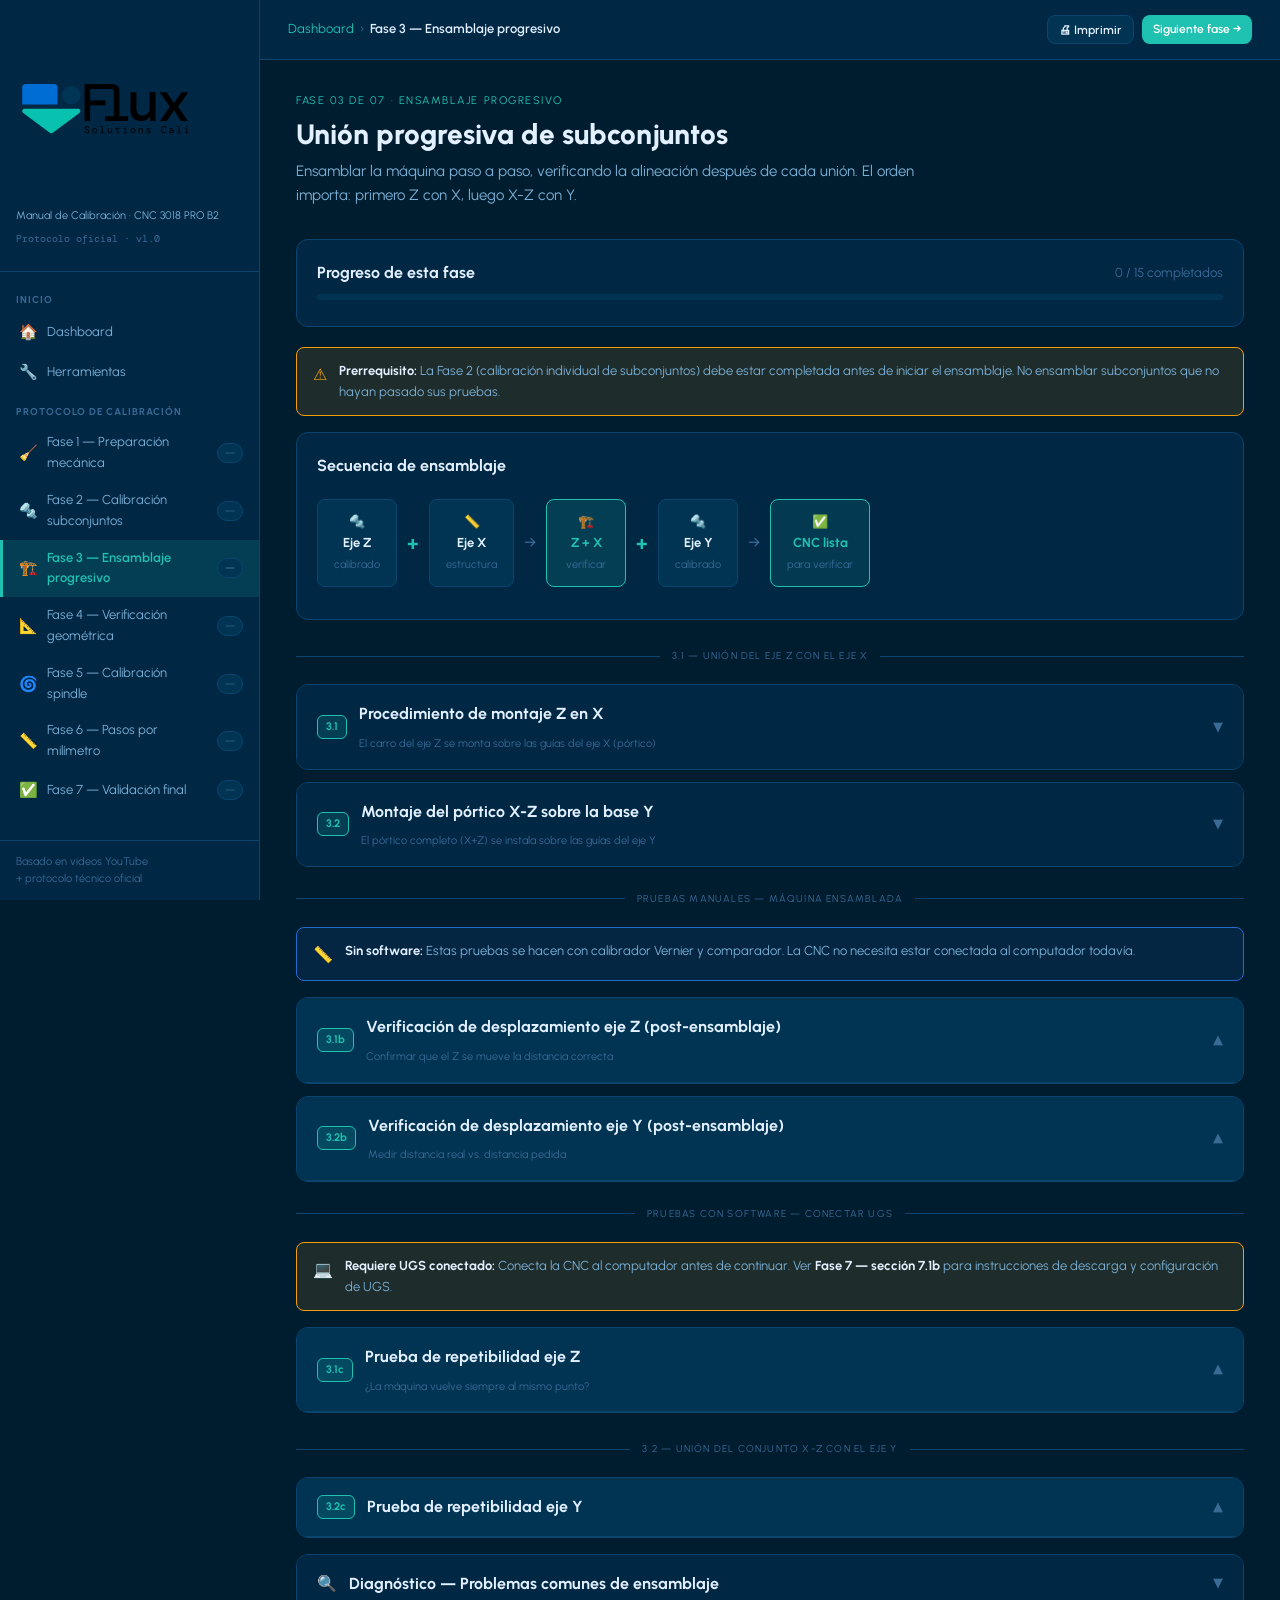
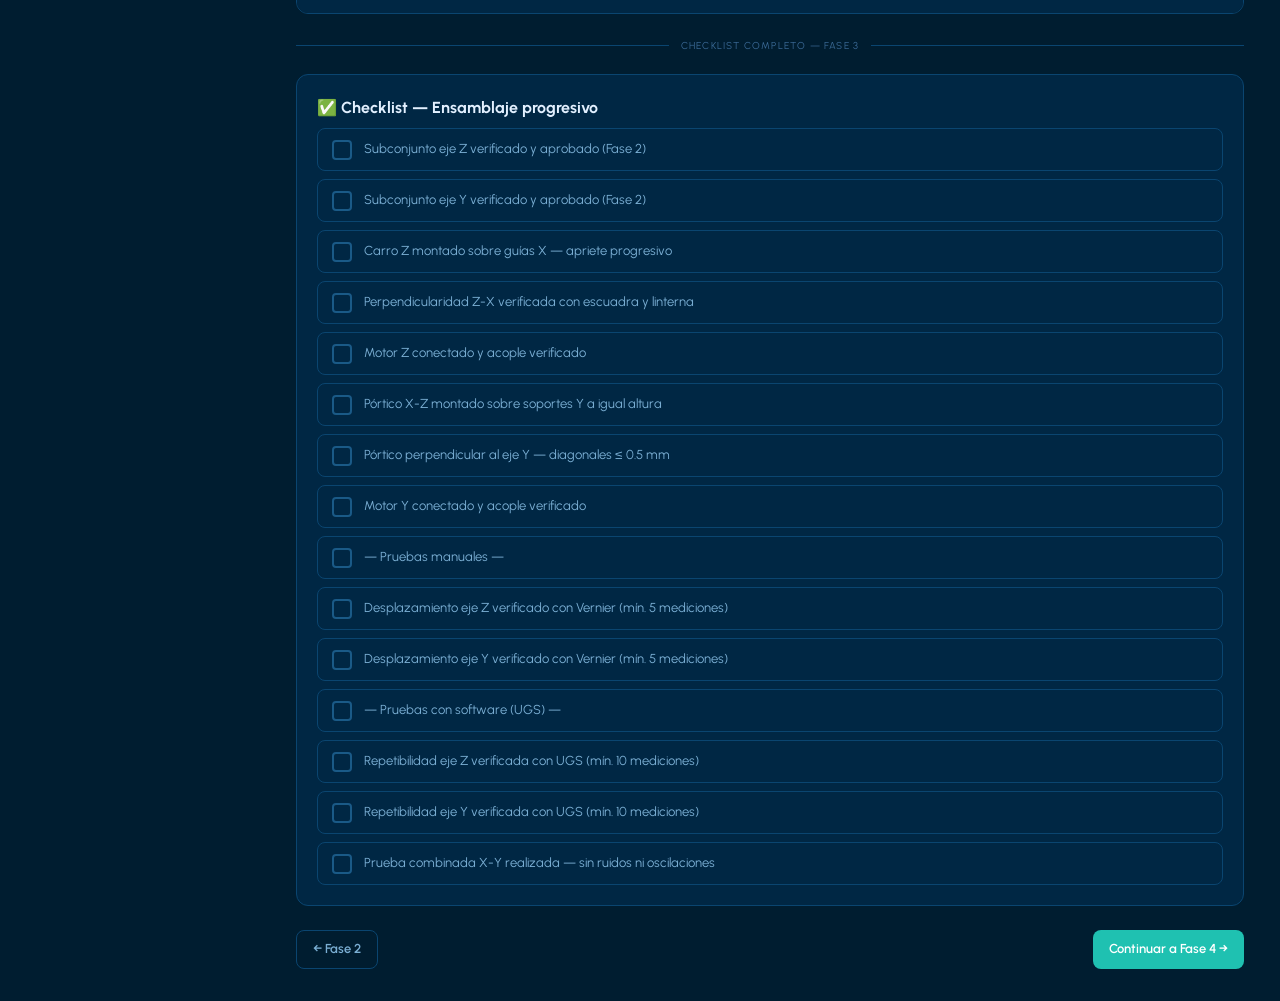
<file: fase3.html>
<!DOCTYPE html>
<html lang="es">
<head>
  <meta charset="UTF-8"/>
  <meta name="viewport" content="width=device-width, initial-scale=1.0"/>
  <title>Fase 3 — Ensamblaje Progresivo · CNC 3018 PRO B2</title>
  <link rel="stylesheet" href="style.css"/>
</head>
<body>
<div class="app-shell">
  <div id="sidebar-mount"></div>
  <main class="main">
    <div class="topbar">
      <button class="menu-toggle" id="menuToggle">☰</button>
      <div class="topbar-breadcrumb">
        <a href="index.html">Dashboard</a><span class="crumb-sep">›</span>
        <span class="crumb-current">Fase 3 — Ensamblaje progresivo</span>
      </div>
      <div class="topbar-actions">
        <button class="btn btn-secondary btn-sm" onclick="exportPDF()">🖨 Imprimir</button>
        <a href="fase4.html" class="btn btn-primary btn-sm">Siguiente fase →</a>
      </div>
    </div>

    <div class="page-content">
      <div class="page-header">
        <div class="page-eyebrow">Fase 03 de 07 · Ensamblaje progresivo</div>
        <h1 class="page-title">Unión progresiva de subconjuntos</h1>
        <p class="page-subtitle">Ensamblar la máquina paso a paso, verificando la alineación después de cada unión. El orden importa: primero Z con X, luego X-Z con Y.</p>
      </div>

      <div class="card" style="margin-bottom:20px">
        <div class="flex items-center justify-between mb-8">
          <h3 style="margin:0">Progreso de esta fase</h3>
          <span id="phaseProgressLabel" class="text-sm text-muted">0 / 0 completados</span>
        </div>
        <div class="progress-bar-wrap"><div class="progress-bar-fill" id="phaseProgressFill" style="width:0%"></div></div>
      </div>

      <div class="alert alert-warning">
        <span class="alert-icon">⚠️</span>
        <div class="alert-text"><strong>Prerrequisito:</strong> La Fase 2 (calibración individual de subconjuntos) debe estar completada antes de iniciar el ensamblaje. No ensamblar subconjuntos que no hayan pasado sus pruebas.</div>
      </div>

      <!-- DIAGRAMA DE ENSAMBLAJE -->
      <div class="card mt-16">
        <h3>Secuencia de ensamblaje</h3>
        <div style="display:flex;align-items:center;gap:10px;flex-wrap:wrap;padding:12px 0;font-size:13px">
          <div style="text-align:center;background:var(--bg3);border:1px solid var(--border);border-radius:8px;padding:12px 16px;min-width:80px">🔩<br><strong style="color:var(--text)">Eje Z</strong><br><span style="color:var(--text3);font-size:11px">calibrado</span></div>
          <div style="color:var(--accent);font-size:20px;font-weight:bold">+</div>
          <div style="text-align:center;background:var(--bg3);border:1px solid var(--border);border-radius:8px;padding:12px 16px;min-width:80px">📏<br><strong style="color:var(--text)">Eje X</strong><br><span style="color:var(--text3);font-size:11px">estructura</span></div>
          <div style="color:var(--text3);font-size:18px">→</div>
          <div style="text-align:center;background:var(--accent-glow);border:1px solid var(--accent);border-radius:8px;padding:12px 16px;min-width:80px">🏗️<br><strong style="color:var(--accent)">Z + X</strong><br><span style="color:var(--text3);font-size:11px">verificar</span></div>
          <div style="color:var(--accent);font-size:20px;font-weight:bold">+</div>
          <div style="text-align:center;background:var(--bg3);border:1px solid var(--border);border-radius:8px;padding:12px 16px;min-width:80px">🔩<br><strong style="color:var(--text)">Eje Y</strong><br><span style="color:var(--text3);font-size:11px">calibrado</span></div>
          <div style="color:var(--text3);font-size:18px">→</div>
          <div style="text-align:center;background:var(--green-bg);border:1px solid var(--green);border-radius:8px;padding:12px 16px;min-width:80px">✅<br><strong style="color:var(--green)">CNC lista</strong><br><span style="color:var(--text3);font-size:11px">para verificar</span></div>
        </div>
      </div>

      <!-- ══════════════════════════════════ -->
      <!-- 3.1 Unión Z + X -->
      <!-- ══════════════════════════════════ -->
      <div class="section-divider">
        <div class="section-divider-line"></div>
        <div class="section-divider-label">3.1 — Unión del eje Z con el eje X</div>
        <div class="section-divider-line"></div>
      </div>

      <div class="accordion">
        <div class="accordion-header">
          <span class="accordion-phase-num">3.1</span>
          <div><div style="font-weight:700;color:var(--text)">Procedimiento de montaje Z en X</div>
          <div class="text-xs text-muted mt-8">El carro del eje Z se monta sobre las guías del eje X (pórtico)</div></div>
          <span class="accordion-chevron">▼</span>
        </div>
        <div class="accordion-body">
          <h4>¿Qué es el pórtico (eje X)?</h4>
          <p>El eje X es la estructura horizontal que soporta el carro del eje Z. El carro Z se desliza de izquierda a derecha sobre el pórtico X. Una correcta unión garantiza que el Z no tenga inclinación lateral.</p>

          <div class="section-divider"><div class="section-divider-line"></div><div class="section-divider-label">Herramientas necesarias</div><div class="section-divider-line"></div></div>
          <div class="tag-list">
            <span class="tag">🔑 Juego de llaves Allen</span>
            <span class="tag">📐 Escuadra de taller</span>
            <span class="tag">💡 Linterna</span>
            <span class="tag">🔵 Comparador de carátula</span>
            <span class="tag">🧲 Base magnética</span>
          </div>

          <div class="section-divider"><div class="section-divider-line"></div><div class="section-divider-label">Procedimiento</div><div class="section-divider-line"></div></div>
          <ol class="step-list">
            <li class="step-item"><span class="step-num">1</span><div class="step-content"><strong>Preparación:</strong> Verificar que el carro Z tenga todos sus componentes ensamblados y calibrados (Fase 2). El soporte del spindle debe estar desmontado durante el ensamblaje.</div></li>
            <li class="step-item"><span class="step-num">2</span><div class="step-content"><strong>Inserción de rodamientos en guías X:</strong> Deslizar los rodamientos lineales del carro Z sobre las guías del eje X suavemente. No forzar.</div></li>
            <li class="step-item"><span class="step-num">3</span><div class="step-content"><strong>Apriete de tornillos:</strong> Apretar los tornillos de fijación de manera diagonal (cruz) y progresiva. Nunca apretar un tornillo al máximo antes que los otros.</div></li>
            <li class="step-item"><span class="step-num">4</span><div class="step-content"><strong>Verificación de perpendicularidad Z-X:</strong> Colocar la escuadra de taller apoyada en la guía X y verificar contra el perfil del carro Z. Usar linterna para detectar espacios.</div></li>
            <li class="step-item"><span class="step-num">5</span><div class="step-content"><strong>Ajuste:</strong> Si hay espacio visible, aflojar ligeramente los tornillos del carro, corregir la posición y reapretar.</div></li>
            <li class="step-item"><span class="step-num">6</span><div class="step-content"><strong>Conectar el motor Z:</strong> Asegurar que el acople entre motor y husillo Z esté alineado y apretado. Girar el husillo manualmente para verificar que no haya excentricidad.</div></li>
            <li class="step-item"><span class="step-num">7</span><div class="step-content"><strong>Prueba de movimiento X:</strong> Con el motor X conectado, enviar comando <code class="font-mono">G91 G0 X50 X-50</code>. El carro Z debe moverse suavemente sin oscilación.</div></li>
          </ol>

          <div class="alert alert-warning mt-12">
            <span class="alert-icon">⚠️</span>
            <div class="alert-text"><strong>Error común:</strong> Apretar los tornillos del carro Z con el eje en posición extrema. Siempre centrar el carro antes de apretar definitivamente para evitar tensiones asimétricas.</div>
          </div>

          <style>
            /* Estilo para el switch */
            .switch {
              position: relative;
              display: inline-block;
              width: 60px;
              height: 30px;
            }
            .switch input { opacity: 0; width: 0; height: 0; }
            .slider {
              position: absolute; cursor: pointer; top: 0; left: 0; right: 0; bottom: 0;
              background-color: #ccc; transition: .4s; border-radius: 30px;
            }
            .slider:before {
              position: absolute; content: "No"; height: 22px; width: 22px; left: 4px; bottom: 4px;
              background-color: white; transition: .4s; border-radius: 50%;
              display: flex; align-items: center; justify-content: center; font-size: 10px; font-weight: bold;
            }
            input:checked + .slider { background-color: #4CAF50; }
            input:checked + .slider:before { transform: translateX(30px); content: "Sí"; }
          </style>
          
          <div class="section-divider">
            <div class="section-divider-line"></div>
            <div class="section-divider-label">Tabla de verificación — Unión Z+X</div>
            <div class="section-divider-line"></div>
          </div>
          
          <div class="table-wrap">
            <table>
              <thead>
                <tr>
                  <th>Verificación</th>
                  <th>Estado</th>
                  <th>Observaciones</th>
                </tr>
              </thead>
              <tbody>
                <tr>
                  <td>Movimiento suave del carro Z sobre guías X</td>
                  <td>
                    <label class="switch">
                      <input type="checkbox">
                      <span class="slider"></span>
                    </label>
                  </td>
                  <td><input class="table-input" type="text" placeholder="Notas..."/></td>
                </tr>
                <tr>
                  <td>Perpendicularidad Z respecto a X (escuadra)</td>
                  <td>
                    <label class="switch">
                      <input type="checkbox">
                      <span class="slider"></span>
                    </label>
                  </td>
                  <td><input class="table-input" type="text" placeholder="Notas..."/></td>
                </tr>
                <tr>
                  <td>Acople motor Z sin excentricidad</td>
                  <td>
                    <label class="switch">
                      <input type="checkbox">
                      <span class="slider"></span>
                    </label>
                  </td>
                  <td><input class="table-input" type="text" placeholder="Notas..."/></td>
                </tr>
                <tr>
                  <td>Tornillos de fijación apretados (todos)</td>
                  <td>
                    <label class="switch">
                      <input type="checkbox">
                      <span class="slider"></span>
                    </label>
                  </td>
                  <td><input class="table-input" type="text" placeholder="Notas..."/></td>
                </tr>
              </tbody>
            </table>
          </div>
          <div class="alert alert-source mt-12">
            <span class="alert-icon">📹</span>
            <div class="alert-text"><strong>Video 3 (11:50-16:30):</strong> Ajuste de rodamientos del carro Z en la Longmill — mismo principio de apriete progresivo aplicable a la 3018 PRO B2.</div>
          </div>
        </div>
      </div>

      <div class="accordion">
        <div class="accordion-header">
          <span class="accordion-phase-num">3.2</span>
          <div><div style="font-weight:700;color:var(--text)">Montaje del pórtico X-Z sobre la base Y</div>
          <div class="text-xs text-muted mt-8">El pórtico completo (X+Z) se instala sobre las guías del eje Y</div></div>
          <span class="accordion-chevron">▼</span>
        </div>
        <div class="accordion-body">
          <h4>¿Qué es la base Y?</h4>
          <p>El eje Y es la estructura base que mueve la mesa de trabajo (cama) hacia adelante y atrás. El pórtico X-Z se instala sobre los soportes laterales del eje Y.</p>

          <ol class="step-list">
            <li class="step-item"><span class="step-num">1</span><div class="step-content"><strong>Posicionar el pórtico X-Z:</strong> Colocar el conjunto sobre los soportes laterales del eje Y. Deben encajar en las ranuras o tornillos de fijación correspondientes.</div></li>
            <li class="step-item"><span class="step-num">2</span><div class="step-content"><strong>Nivelación previa:</strong> Antes de apretar, verificar visualmente que el pórtico esté a la misma altura en ambos lados (izquierdo y derecho). Una diferencia visible de altura indica que el montaje es incorrecto.</div></li>
            <li class="step-item"><span class="step-num">3</span><div class="step-content"><strong>Apriete simétrico:</strong> Apretar los tornillos de fijación del pórtico de manera alternada (izquierdo-derecho) y progresiva hasta alcanzar el par final.</div></li>
            <li class="step-item"><span class="step-num">4</span><div class="step-content"><strong>Verificación de escuadra Y-Z:</strong> Colocar la escuadra entre la guía Y y el carro Z. Verificar perpendicularidad con linterna.</div></li>
            <li class="step-item"><span class="step-num">5</span><div class="step-content"><strong>Conectar motor Y:</strong> Verificar acople motor-husillo Y. El husillo debe girar sin excentricidad visible.</div></li>
            <li class="step-item"><span class="step-num">6</span><div class="step-content"><strong>Prueba de movimiento Y con carga:</strong> Enviar <code class="font-mono">G91 G0 Y100 Y-100</code>. El pórtico no debe oscilar lateralmente durante el movimiento.</div></li>
            <li class="step-item"><span class="step-num">7</span><div class="step-content"><strong>Prueba combinada X-Y:</strong> Enviar movimientos diagonales <code class="font-mono">G91 G0 X50 Y50</code>. Verificar que no hay interferencias mecánicas ni sonidos anómalos.</div></li>
          </ol>

          <div class="alert alert-info mt-12">
            <span class="alert-icon">💡</span>
            <div class="alert-text"><strong>Verificación de diagonales (Video 2 — 2:32-7:00):</strong> Para verificar que el pórtico es perpendicular al eje Y, se puede cortar 4 orificios en las esquinas de un rectángulo y medir que las diagonales sean iguales. Una diferencia en diagonales indica que el pórtico está torcido.</div>
          </div>

          <div class="video-ref">
            <div class="video-thumb">▶</div>
            <div class="video-info"><div class="video-title">Video 2 — Avid CNC: Escuadra del pórtico</div><div class="video-timestamp">2:32 → 7:00 · Verificación de perpendicularidad del pórtico con corte de 4 orificios y medición de diagonales</div></div>
            <a href="https://www.youtube.com/watch?v=2n8KcTBNS4U&t=152" target="_blank" class="btn btn-ghost btn-sm video-btn">▶ Ver</a>
          </div>

          <!-- Tabla verificación X-Z+Y -->
          <div class="section-divider"><div class="section-divider-line"></div><div class="section-divider-label">Tabla de verificación — Diagonal del pórtico</div><div class="section-divider-line"></div></div>
          <div class="table-wrap">
            <table id="tableDiag">
              <thead><tr><th>Medición</th><th>Diagonal A (mm)</th><th>Diagonal B (mm)</th><th>Diferencia (mm)</th><th>Estado</th></tr></thead>
              <tbody>
                <tr>
                  <td>Corte de prueba</td>
                  <td><input class="table-input" id="diagA" type="number" step="0.01" placeholder="—"/></td>
                  <td><input class="table-input" id="diagB" type="number" step="0.01" placeholder="—"/></td>
                  <td id="diagDiff" class="table-calc">—</td>
                  <td id="diagStatus">—</td>
                </tr>
              </tbody>
            </table>
          </div>
          <p class="text-xs text-muted mt-8">Criterio: Diferencia entre diagonales ≤ 0.5 mm = Aprobado · 0.5-1 mm = Aceptable · > 1 mm = Requiere ajuste</p>

          <div class="table-wrap mt-16">
            <table>
              <thead><tr><th>Verificación</th><th>Resultado</th><th>¿Cumple?</th><th>Observaciones</th></tr></thead>
              <tbody>
                <tr><td>Altura del pórtico igual en ambos lados</td><td><input class="table-input" type="text" placeholder="OK / No OK"/></td><td><input class="table-input" type="text" placeholder="Sí / No" style="max-width:70px"/></td><td><input class="table-input" type="text" placeholder="Notas..."/></td></tr>
                <tr><td>Movimiento Y suave con pórtico montado</td><td><input class="table-input" type="text" placeholder="OK / No OK"/></td><td><input class="table-input" type="text" placeholder="Sí / No" style="max-width:70px"/></td><td><input class="table-input" type="text" placeholder="Notas..."/></td></tr>
                <tr><td>Movimiento X suave sobre pórtico</td><td><input class="table-input" type="text" placeholder="OK / No OK"/></td><td><input class="table-input" type="text" placeholder="Sí / No" style="max-width:70px"/></td><td><input class="table-input" type="text" placeholder="Notas..."/></td></tr>
                <tr><td>Diagonales iguales (diferencia ≤ 0.5 mm)</td><td><input class="table-input" type="text" placeholder="Diferencia =..."/></td><td><input class="table-input" type="text" placeholder="Sí / No" style="max-width:70px"/></td><td><input class="table-input" type="text" placeholder="Notas..."/></td></tr>
                <tr><td>Sin ruidos anómalos en prueba combinada X-Y</td><td><input class="table-input" type="text" placeholder="OK / No OK"/></td><td><input class="table-input" type="text" placeholder="Sí / No" style="max-width:70px"/></td><td><input class="table-input" type="text" placeholder="Notas..."/></td></tr>
              </tbody>
            </table>
          </div>
        </div>
      </div>


      <!-- ══════════════════════════════════════════════════════ -->
      <!-- PRUEBAS MANUALES (post-ensamblaje, sin software)      -->
      <!-- ══════════════════════════════════════════════════════ -->
      <div class="section-divider" style="margin-top:24px">
        <div class="section-divider-line"></div>
        <div class="section-divider-label">Pruebas manuales — máquina ensamblada</div>
        <div class="section-divider-line"></div>
      </div>
      <div class="alert alert-info" style="margin-bottom:16px">
        <span class="alert-icon">📏</span>
        <div class="alert-text"><strong>Sin software:</strong> Estas pruebas se hacen con calibrador Vernier y comparador. La CNC no necesita estar conectada al computador todavía.</div>
      </div>

      <div class="accordion">
        <div class="accordion-header open">
          <span class="accordion-phase-num">3.1b</span>
          <div><div style="font-weight:700;color:var(--text)">Verificación de desplazamiento eje Z (post-ensamblaje)</div>
          <div class="text-xs text-muted mt-8">Confirmar que el Z se mueve la distancia correcta</div></div>
          <span class="accordion-chevron">▼</span>
        </div>
        <div class="accordion-body">
          <h4>Objetivo</h4>
          <p>Verificar que el eje Z recorre la distancia real que se le pide. Esto es una pre-verificación antes de la calibración formal de pasos/mm en la Fase 6.</p>

          <div class="alert alert-source mb-12">
            <span class="alert-icon">📹</span>
            <div class="alert-text"><strong>Video 1 — Eje Z (17:26-22:03):</strong> Se usa un calibre en posición vertical para medir el desplazamiento del eje Z. La influencia de la gravedad es importante: siempre mover el eje en la misma dirección para eliminar el backlash antes de medir.</div>
          </div>

          <ol class="step-list">
            <li class="step-item"><span class="step-num">1</span><div class="step-content"><strong>Conectar la CNC al computador</strong> con UGS (Universal Gcode Sender). Verificar conexión a 115200 baudios.</div></li>
            <li class="step-item"><span class="step-num">2</span><div class="step-content"><strong>Posicionar el calibre verticalmente</strong> bajo el carro del Z. La punta del husillo de la herramienta debe tocar la mordaza del calibre.</div></li>
            <li class="step-item"><span class="step-num">3</span><div class="step-content"><strong>Eliminar backlash:</strong> Mover el eje Z hacia ABAJO 5-10 mm antes de empezar. Siempre medir en dirección descendente. <em>Ver Video 1 (08:14) — regla del backlash.</em></div></li>
            <li class="step-item"><span class="step-num">4</span><div class="step-content">Registrar la posición inicial del calibre. Luego enviar el comando <code class="font-mono">G91 G0 Z-50</code> (mover 50 mm hacia abajo).</div></li>
            <li class="step-item"><span class="step-num">5</span><div class="step-content">Medir la distancia real recorrida con el calibre. Registrar en la tabla.</div></li>
          </ol>

          <div class="video-ref">
            <div class="video-thumb">▶</div>
            <div class="video-info"><div class="video-title">Video 1 — Calibración eje Z</div><div class="video-timestamp">17:26 → 22:03 · Calibre vertical, eliminación de backlash por gravedad</div></div>
            <a href="https://www.youtube.com/watch?v=nGwUf8uNWBU&t=1046" target="_blank" class="btn btn-ghost btn-sm video-btn">▶ Ver</a>
          </div>

          <div class="section-divider"><div class="section-divider-line"></div><div class="section-divider-label">Tabla de medición — Desplazamiento eje Z</div><div class="section-divider-line"></div></div>
          <div class="table-wrap">
            <table id="tableZ">
              <thead>
                <tr><th>#</th><th>Distancia pedida (mm)</th><th>Distancia medida (mm)</th><th>Error (mm)</th><th>Estado</th></tr>
              </thead>
              <tbody>
                <tr><td>1</td><td data-col="target">50</td><td><input class="table-input" data-col="measured" data-row="z1" type="number" step="0.01" placeholder="—"/></td><td data-col="error">—</td><td data-col="status">—</td></tr>
                <tr><td>2</td><td data-col="target">50</td><td><input class="table-input" data-col="measured" data-row="z2" type="number" step="0.01" placeholder="—"/></td><td data-col="error">—</td><td data-col="status">—</td></tr>
                <tr><td>3</td><td data-col="target">50</td><td><input class="table-input" data-col="measured" data-row="z3" type="number" step="0.01" placeholder="—"/></td><td data-col="error">—</td><td data-col="status">—</td></tr>
                <tr><td>4</td><td data-col="target">100</td><td><input class="table-input" data-col="measured" data-row="z4" type="number" step="0.01" placeholder="—"/></td><td data-col="error">—</td><td data-col="status">—</td></tr>
                <tr><td>5</td><td data-col="target">100</td><td><input class="table-input" data-col="measured" data-row="z5" type="number" step="0.01" placeholder="—"/></td><td data-col="error">—</td><td data-col="status">—</td></tr>
              </tbody>
            </table>
          </div>
          <div class="stats-box" id="tableZ_summary">
            <div class="stats-row">
              <div class="stat-item"><div class="stat-label">Error prom.</div><div class="stat-value" style="font-size:16px" data-stat="avg">—</div></div>
              <div class="stat-item"><div class="stat-label">Error máx.</div><div class="stat-value" style="font-size:16px" data-stat="max">—</div></div>
              <div class="stat-item"><div class="stat-label">Error mín.</div><div class="stat-value" style="font-size:16px" data-stat="min">—</div></div>
              <div class="stat-item"><div class="stat-label">Desv. Est.</div><div class="stat-value" style="font-size:16px" data-stat="std">—</div></div>
              <div class="stat-item"><div class="stat-label">Veredicto</div><div class="stat-status" data-stat="verdict">—</div></div>
            </div>
          </div>
          <div class="flex gap-8 mt-8">
            <button class="btn btn-ghost btn-sm" onclick="exportCSV('tableZ','medicion_eje_z.csv')">⬇ Exportar CSV</button>
          </div>
        </div>
      </div>

      <div class="accordion">
        <div class="accordion-header open">
          <span class="accordion-phase-num">3.2b</span>
          <div><div style="font-weight:700;color:var(--text)">Verificación de desplazamiento eje Y (post-ensamblaje)</div>
          <div class="text-xs text-muted mt-8">Medir distancia real vs. distancia pedida</div></div>
          <span class="accordion-chevron">▼</span>
        </div>
        <div class="accordion-body">
          <div class="alert alert-source mb-12">
            <span class="alert-icon">📹</span>
            <div class="alert-text"><strong>Video 1 (15:00-17:26):</strong> Mismo método que eje X. Marcar con cinta, mover distancia conocida, medir con calibre. Siempre eliminar backlash moviendo el eje antes de la medición inicial (ver 08:14).</div>
          </div>

          <ol class="step-list">
            <li class="step-item"><span class="step-num">1</span><div class="step-content">Pegar cinta de carrocero en la base de la CNC, bajo un punto de referencia del carro Y.</div></li>
            <li class="step-item"><span class="step-num">2</span><div class="step-content"><strong>Eliminar backlash:</strong> Mover el eje Y en la dirección a medir 5-10 mm antes de empezar.</div></li>
            <li class="step-item"><span class="step-num">3</span><div class="step-content">Marcar la posición inicial en la cinta. Enviar comando <code class="font-mono">G91 G0 Y100</code> para mover 100 mm.</div></li>
            <li class="step-item"><span class="step-num">4</span><div class="step-content">Medir con calibre la distancia real entre la marca inicial y la posición final. Registrar en tabla.</div></li>
          </ol>

          <div class="video-ref">
            <div class="video-thumb">▶</div>
            <div class="video-info"><div class="video-title">Video 1 — Calibración eje Y</div><div class="video-timestamp">15:00 → 17:26 · Método cinta de carrocero y calibre</div></div>
            <a href="https://www.youtube.com/watch?v=nGwUf8uNWBU&t=900" target="_blank" class="btn btn-ghost btn-sm video-btn">▶ Ver</a>
          </div>

          <div class="table-wrap mt-12">
            <table id="tableY">
              <thead><tr><th>#</th><th>Distancia pedida (mm)</th><th>Distancia medida (mm)</th><th>Error (mm)</th><th>Estado</th></tr></thead>
              <tbody>
                <tr><td>1</td><td data-col="target">100</td><td><input class="table-input" data-col="measured" data-row="y1" type="number" step="0.01" placeholder="—"/></td><td data-col="error">—</td><td data-col="status">—</td></tr>
                <tr><td>2</td><td data-col="target">100</td><td><input class="table-input" data-col="measured" data-row="y2" type="number" step="0.01" placeholder="—"/></td><td data-col="error">—</td><td data-col="status">—</td></tr>
                <tr><td>3</td><td data-col="target">100</td><td><input class="table-input" data-col="measured" data-row="y3" type="number" step="0.01" placeholder="—"/></td><td data-col="error">—</td><td data-col="status">—</td></tr>
                <tr><td>4</td><td data-col="target">50</td><td><input class="table-input" data-col="measured" data-row="y4" type="number" step="0.01" placeholder="—"/></td><td data-col="error">—</td><td data-col="status">—</td></tr>
                <tr><td>5</td><td data-col="target">50</td><td><input class="table-input" data-col="measured" data-row="y5" type="number" step="0.01" placeholder="—"/></td><td data-col="error">—</td><td data-col="status">—</td></tr>
              </tbody>
            </table>
          </div>
          <div class="stats-box" id="tableY_summary">
            <div class="stats-row">
              <div class="stat-item"><div class="stat-label">Error prom.</div><div class="stat-value" style="font-size:16px" data-stat="avg">—</div></div>
              <div class="stat-item"><div class="stat-label">Error máx.</div><div class="stat-value" style="font-size:16px" data-stat="max">—</div></div>
              <div class="stat-item"><div class="stat-label">Desv. Est.</div><div class="stat-value" style="font-size:16px" data-stat="std">—</div></div>
              <div class="stat-item"><div class="stat-label">Veredicto</div><div class="stat-status" data-stat="verdict">—</div></div>
            </div>
          </div>
          <div class="flex gap-8 mt-8">
            <button class="btn btn-ghost btn-sm" onclick="exportCSV('tableY','medicion_eje_y.csv')">⬇ Exportar CSV</button>
          </div>
        </div>
      </div>


      <!-- ══════════════════════════════════════════════════════ -->
      <!-- PRUEBAS CON SOFTWARE (requieren UGS conectado)        -->
      <!-- ══════════════════════════════════════════════════════ -->
      <div class="section-divider" style="margin-top:24px">
        <div class="section-divider-line"></div>
        <div class="section-divider-label">Pruebas con software — conectar UGS</div>
        <div class="section-divider-line"></div>
      </div>
      <div class="alert alert-warning" style="margin-bottom:16px">
        <span class="alert-icon">💻</span>
        <div class="alert-text"><strong>Requiere UGS conectado:</strong> Conecta la CNC al computador antes de continuar. Ver <a href="fase7.html#acc71b"><strong>Fase 7 — sección 7.1b</strong></a> para instrucciones de descarga y configuración de UGS.</div>
      </div>

      <div class="accordion">
        <div class="accordion-header open">
          <span class="accordion-phase-num">3.1c</span>
          <div><div style="font-weight:700;color:var(--text)">Prueba de repetibilidad eje Z</div>
          <div class="text-xs text-muted mt-8">¿La máquina vuelve siempre al mismo punto?</div></div>
          <span class="accordion-chevron">▼</span>
        </div>
        <div class="accordion-body">
          <h4>¿Qué es la repetibilidad?</h4>
          <p>La repetibilidad es la capacidad de la máquina de regresar exactamente al mismo punto cuando se le ordena hacerlo múltiples veces. Es diferente a la precisión absoluta: una máquina puede ser repetible pero no precisa, o precisa pero no repetible.</p>

          <div class="formula-box">
            <div class="formula-label">Cálculo de repetibilidad</div>
            R = Posición_max – Posición_min<br>
            <span style="font-size:11px;color:var(--text2)">Donde R es el rango de variación de todas las mediciones al mismo punto objetivo</span>
          </div>

          <ol class="step-list">
            <li class="step-item"><span class="step-num">1</span><div class="step-content">Posicionar el comparador de carátula con base del Dial. La sonda debe tocar el carro del Z.</div></li>
            <li class="step-item"><span class="step-num">2</span><div class="step-content">Mover el Z a una posición de referencia. Poner el comparador a cero.</div></li>
            <li class="step-item"><span class="step-num">3</span><div class="step-content">Mover el Z 10 mm hacia abajo, luego regresar a la posición original. Registrar lectura del comparador.</div></li>
            <li class="step-item"><span class="step-num">4</span><div class="step-content">Repetir 10 veces. La variación entre todas las lecturas es la repetibilidad.</div></li>
          </ol>

          <div class="table-wrap">
            <table id="tableZRep">
              <thead><tr><th>#</th><th>Posición obj. (mm)</th><th>Posición medida (mm)</th><th>Error (mm)</th><th>Estado</th></tr></thead>
              <tbody>
                <tr><td>1</td><td data-col="target">0</td><td><input class="table-input" data-col="measured" data-row="zr1" type="number" step="0.001" placeholder="—"/></td><td data-col="error">—</td><td data-col="status">—</td></tr>
                <tr><td>2</td><td data-col="target">0</td><td><input class="table-input" data-col="measured" data-row="zr2" type="number" step="0.001" placeholder="—"/></td><td data-col="error">—</td><td data-col="status">—</td></tr>
                <tr><td>3</td><td data-col="target">0</td><td><input class="table-input" data-col="measured" data-row="zr3" type="number" step="0.001" placeholder="—"/></td><td data-col="error">—</td><td data-col="status">—</td></tr>
                <tr><td>4</td><td data-col="target">0</td><td><input class="table-input" data-col="measured" data-row="zr4" type="number" step="0.001" placeholder="—"/></td><td data-col="error">—</td><td data-col="status">—</td></tr>
                <tr><td>5</td><td data-col="target">0</td><td><input class="table-input" data-col="measured" data-row="zr5" type="number" step="0.001" placeholder="—"/></td><td data-col="error">—</td><td data-col="status">—</td></tr>
                <tr><td>6</td><td data-col="target">0</td><td><input class="table-input" data-col="measured" data-row="zr6" type="number" step="0.001" placeholder="—"/></td><td data-col="error">—</td><td data-col="status">—</td></tr>
                <tr><td>7</td><td data-col="target">0</td><td><input class="table-input" data-col="measured" data-row="zr7" type="number" step="0.001" placeholder="—"/></td><td data-col="error">—</td><td data-col="status">—</td></tr>
                <tr><td>8</td><td data-col="target">0</td><td><input class="table-input" data-col="measured" data-row="zr8" type="number" step="0.001" placeholder="—"/></td><td data-col="error">—</td><td data-col="status">—</td></tr>
                <tr><td>9</td><td data-col="target">0</td><td><input class="table-input" data-col="measured" data-row="zr9" type="number" step="0.001" placeholder="—"/></td><td data-col="error">—</td><td data-col="status">—</td></tr>
                <tr><td>10</td><td data-col="target">0</td><td><input class="table-input" data-col="measured" data-row="zr10" type="number" step="0.001" placeholder="—"/></td><td data-col="error">—</td><td data-col="status">—</td></tr>
              </tbody>
            </table>
          </div>
          <div class="stats-box" id="tableZRep_summary">
            <div class="stats-row">
              <div class="stat-item"><div class="stat-label">Error prom.</div><div class="stat-value" style="font-size:16px" data-stat="avg">—</div></div>
              <div class="stat-item"><div class="stat-label">Error máx.</div><div class="stat-value" style="font-size:16px" data-stat="max">—</div></div>
              <div class="stat-item"><div class="stat-label">Desv. Est.</div><div class="stat-value" style="font-size:16px" data-stat="std">—</div></div>
              <div class="stat-item"><div class="stat-label">Veredicto</div><div class="stat-status" data-stat="verdict">—</div></div>
            </div>
          </div>
          <div class="card mt-12" style="border-color:var(--blue)">
            <h4>Criterios de aceptación — Repetibilidad eje Z</h4>
            <div class="table-wrap">
              <table>
                <thead><tr><th>Parámetro</th><th class="c-pass">🟢 Aprobado</th><th class="c-warn">🟡 Aceptable</th><th class="c-fail">🔴 Requiere ajuste</th></tr></thead>
                <tbody>
                  <tr><td>Error promedio</td><td class="c-pass">≤ 0.05 mm</td><td class="c-warn">0.05 – 0.15 mm</td><td class="c-fail">> 0.15 mm</td></tr>
                  <tr><td>Desviación estándar</td><td class="c-pass">≤ 0.02 mm</td><td class="c-warn">0.02 – 0.05 mm</td><td class="c-fail">> 0.05 mm</td></tr>
                </tbody>
              </table>
            </div>
          </div>
          <div class="flex gap-8 mt-8">
            <button class="btn btn-ghost btn-sm" onclick="exportCSV('tableZRep','repetibilidad_eje_z.csv')">⬇ Exportar CSV</button>
          </div>
        </div>
      </div>

      <!-- ══════════════════════════════════ -->
      <!-- 3.2 Unión X-Z + Y -->
      <!-- ══════════════════════════════════ -->
      <div class="section-divider">

        <div class="section-divider-line"></div>
        <div class="section-divider-label">3.2 — Unión del conjunto X-Z con el eje Y</div>
        <div class="section-divider-line"></div>
      </div>

      <div class="accordion">
        <div class="accordion-header open">
          <span class="accordion-phase-num">3.2c</span>
          <div><div style="font-weight:700;color:var(--text)">Prueba de repetibilidad eje Y</div></div>
          <span class="accordion-chevron">▼</span>
        </div>
        <div class="accordion-body">
          <p>Mismo procedimiento que el eje Z. Usar comparador de carátula con base del Dial sobre el carro Y.</p>
          <div class="table-wrap">
            <table id="tableYRep">
              <thead><tr><th>#</th><th>Posición obj. (mm)</th><th>Posición medida (mm)</th><th>Error (mm)</th><th>Estado</th></tr></thead>
              <tbody>
                <tr><td>1</td><td data-col="target">0</td><td><input class="table-input" data-col="measured" data-row="yr1" type="number" step="0.001" placeholder="—"/></td><td data-col="error">—</td><td data-col="status">—</td></tr>
                <tr><td>2</td><td data-col="target">0</td><td><input class="table-input" data-col="measured" data-row="yr2" type="number" step="0.001" placeholder="—"/></td><td data-col="error">—</td><td data-col="status">—</td></tr>
                <tr><td>3</td><td data-col="target">0</td><td><input class="table-input" data-col="measured" data-row="yr3" type="number" step="0.001" placeholder="—"/></td><td data-col="error">—</td><td data-col="status">—</td></tr>
                <tr><td>4</td><td data-col="target">0</td><td><input class="table-input" data-col="measured" data-row="yr4" type="number" step="0.001" placeholder="—"/></td><td data-col="error">—</td><td data-col="status">—</td></tr>
                <tr><td>5</td><td data-col="target">0</td><td><input class="table-input" data-col="measured" data-row="yr5" type="number" step="0.001" placeholder="—"/></td><td data-col="error">—</td><td data-col="status">—</td></tr>
                <tr><td>6</td><td data-col="target">0</td><td><input class="table-input" data-col="measured" data-row="yr6" type="number" step="0.001" placeholder="—"/></td><td data-col="error">—</td><td data-col="status">—</td></tr>
                <tr><td>7</td><td data-col="target">0</td><td><input class="table-input" data-col="measured" data-row="yr7" type="number" step="0.001" placeholder="—"/></td><td data-col="error">—</td><td data-col="status">—</td></tr>
                <tr><td>8</td><td data-col="target">0</td><td><input class="table-input" data-col="measured" data-row="yr8" type="number" step="0.001" placeholder="—"/></td><td data-col="error">—</td><td data-col="status">—</td></tr>
                <tr><td>9</td><td data-col="target">0</td><td><input class="table-input" data-col="measured" data-row="yr9" type="number" step="0.001" placeholder="—"/></td><td data-col="error">—</td><td data-col="status">—</td></tr>
                <tr><td>10</td><td data-col="target">0</td><td><input class="table-input" data-col="measured" data-row="yr10" type="number" step="0.001" placeholder="—"/></td><td data-col="error">—</td><td data-col="status">—</td></tr>
              </tbody>
            </table>
          </div>
          <div class="stats-box" id="tableYRep_summary">
            <div class="stats-row">
              <div class="stat-item"><div class="stat-label">Error prom.</div><div class="stat-value" style="font-size:16px" data-stat="avg">—</div></div>
              <div class="stat-item"><div class="stat-label">Error máx.</div><div class="stat-value" style="font-size:16px" data-stat="max">—</div></div>
              <div class="stat-item"><div class="stat-label">Desv. Est.</div><div class="stat-value" style="font-size:16px" data-stat="std">—</div></div>
              <div class="stat-item"><div class="stat-label">Veredicto</div><div class="stat-status" data-stat="verdict">—</div></div>
            </div>
          </div>
          <div class="flex gap-8 mt-8">
            <button class="btn btn-ghost btn-sm" onclick="exportCSV('tableYRep','repetibilidad_eje_y.csv')">⬇ Exportar CSV</button>
          </div>
        </div>
      </div>

      <!-- DIAGNÓSTICO -->
      <div class="accordion mt-16">
        <div class="accordion-header">
          <span>🔍</span>
          <div><div style="font-weight:700;color:var(--text)">Diagnóstico — Problemas comunes de ensamblaje</div></div>
          <span class="accordion-chevron">▼</span>
        </div>
        <div class="accordion-body">
          <div class="table-wrap">
            <table>
              <thead><tr><th>Síntoma</th><th>Causa probable</th><th>Acción correctiva</th></tr></thead>
              <tbody>
                <tr><td>Carro X se mueve con resistencia en algunos puntos</td><td>Guías X no son paralelas o carro mal apretado</td><td>Aflojar tornillos del carro, centrar en el punto de resistencia, reapretar progresivamente</td></tr>
                <tr><td>Pórtico oscila durante movimiento Y</td><td>Un lado del pórtico más alto que el otro</td><td>Aflojar fijación del pórtico, nivelar ambos lados, reapretar</td></tr>
                <tr><td>Diagonales del corte son diferentes</td><td>Pórtico no perpendicular al eje Y</td><td>Corregir escuadra del pórtico según método del Video 2 (2:32-7:00)</td></tr>
                <tr><td>Ruido de traqueteo en movimiento X o Y</td><td>Tornillo de sujeción del acople flojo</td><td>Localizar el acople (motor-husillo) que traquetea y apretar tornillo Allen</td></tr>
                <tr><td>El Z toca los límites mecánicos antes de lo esperado</td><td>Montaje del carro Z en posición incorrecta sobre las guías X</td><td>Remontar el carro en posición centrada en la guía X</td></tr>
              </tbody>
            </table>
          </div>
        </div>
      </div>

      <!-- CHECKLIST FASE 3 -->
      <div class="section-divider mt-24">
        <div class="section-divider-line"></div>
        <div class="section-divider-label">Checklist completo — Fase 3</div>
        <div class="section-divider-line"></div>
      </div>
      <div class="card">
        <h3>✅ Checklist — Ensamblaje progresivo</h3>
        <ul class="checklist">
          <li class="check-item"><div class="check-box"></div><div><div class="check-label">Subconjunto eje Z verificado y aprobado (Fase 2)</div></div></li>
          <li class="check-item"><div class="check-box"></div><div><div class="check-label">Subconjunto eje Y verificado y aprobado (Fase 2)</div></div></li>
          <li class="check-item"><div class="check-box"></div><div><div class="check-label">Carro Z montado sobre guías X — apriete progresivo</div></div></li>
          <li class="check-item"><div class="check-box"></div><div><div class="check-label">Perpendicularidad Z-X verificada con escuadra y linterna</div></div></li>
          <li class="check-item"><div class="check-box"></div><div><div class="check-label">Motor Z conectado y acople verificado</div></div></li>
          <li class="check-item"><div class="check-box"></div><div><div class="check-label">Pórtico X-Z montado sobre soportes Y a igual altura</div></div></li>
          <li class="check-item"><div class="check-box"></div><div><div class="check-label">Pórtico perpendicular al eje Y — diagonales ≤ 0.5 mm</div></div></li>
          <li class="check-item"><div class="check-box"></div><div><div class="check-label">Motor Y conectado y acople verificado</div></div></li>
          <li class="check-item"><div class="check-box"></div><div><div class="check-label">— Pruebas manuales —</div></div></li>
          <li class="check-item"><div class="check-box"></div><div><div class="check-label">Desplazamiento eje Z verificado con Vernier (mín. 5 mediciones)</div></div></li>
          <li class="check-item"><div class="check-box"></div><div><div class="check-label">Desplazamiento eje Y verificado con Vernier (mín. 5 mediciones)</div></div></li>
          <li class="check-item"><div class="check-box"></div><div><div class="check-label">— Pruebas con software (UGS) —</div></div></li>
          <li class="check-item"><div class="check-box"></div><div><div class="check-label">Repetibilidad eje Z verificada con UGS (mín. 10 mediciones)</div></div></li>
          <li class="check-item"><div class="check-box"></div><div><div class="check-label">Repetibilidad eje Y verificada con UGS (mín. 10 mediciones)</div></div></li>
          <li class="check-item"><div class="check-box"></div><div><div class="check-label">Prueba combinada X-Y realizada — sin ruidos ni oscilaciones</div></div></li>
        </ul>
      </div>

      <!-- NAV -->
      <div class="flex justify-between mt-24" style="flex-wrap:wrap;gap:10px">
        <a href="fase2.html" class="btn btn-ghost">← Fase 2</a>
        <a href="fase4.html" class="btn btn-primary">Continuar a Fase 4 →</a>
      </div>
    </div>
  </main>
</div>
<script src="sidebar.js"></script>
<script src="nav.js"></script>
<script>
document.addEventListener('DOMContentLoaded', () => {
  initChecklists('fase3');
  updatePhaseProgress();
  initDataTable('tableZ',    { pass:0.1, warn:0.3, target:50 });
  initDataTable('tableZRep', { pass:0.05, warn:0.15, target:0 });
  initDataTable('tableY',    { pass:0.1, warn:0.3, target:100 });
  initDataTable('tableYRep', { pass:0.05, warn:0.15, target:0 });

  // Cálculo automático de diagonales
  function calcDiag() {
    const a = parseFloat(document.getElementById('diagA').value);
    const b = parseFloat(document.getElementById('diagB').value);
    if (!isNaN(a) && !isNaN(b)) {
      const diff = Math.abs(a - b);
      document.getElementById('diagDiff').textContent = diff.toFixed(3) + ' mm';
      const st = document.getElementById('diagStatus');
      if (diff <= 0.5) st.innerHTML = '<span class="badge badge-green">🟢 APROBADO</span>';
      else if (diff <= 1.0) st.innerHTML = '<span class="badge badge-yellow">🟡 ACEPTABLE</span>';
      else st.innerHTML = '<span class="badge badge-red">🔴 REQUIERE AJUSTE</span>';
    }
  }
  document.getElementById('diagA').addEventListener('input', calcDiag);
  document.getElementById('diagB').addEventListener('input', calcDiag);
});
</script>
</body>
</html>
</file>
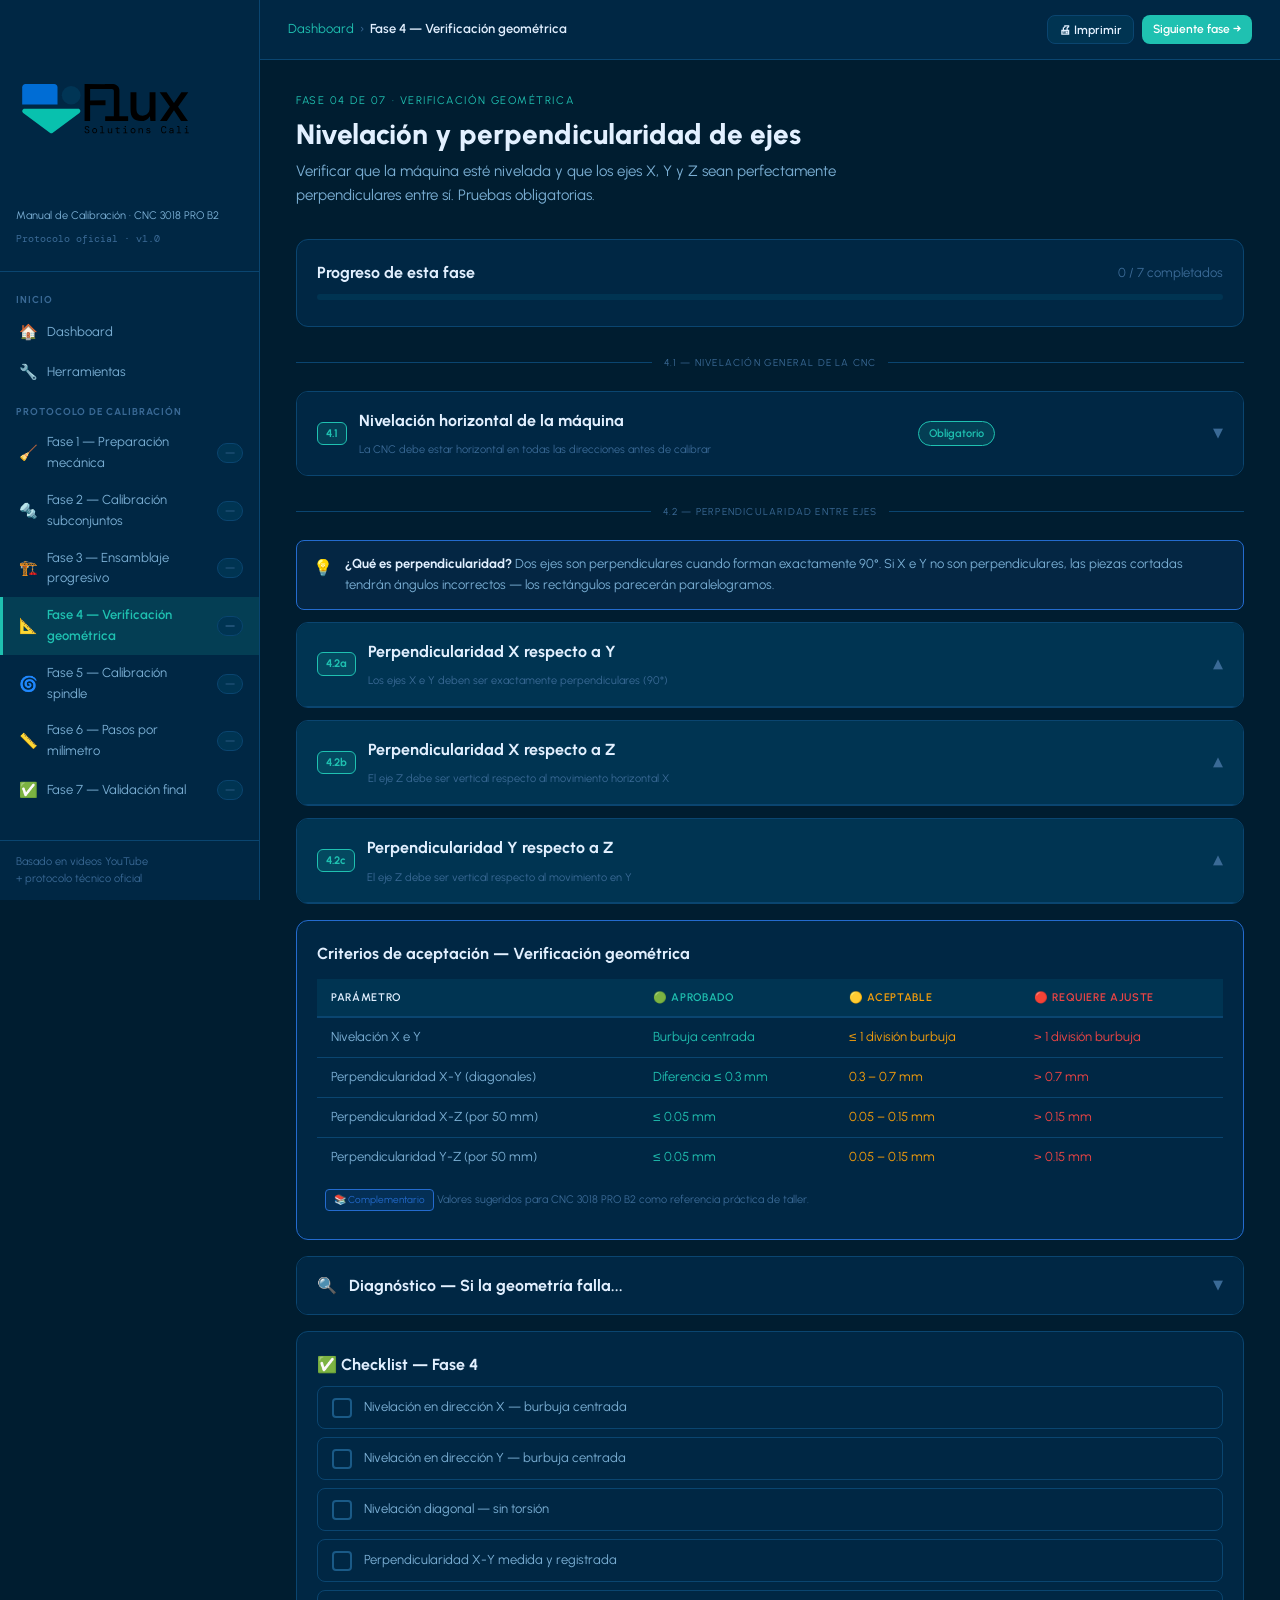
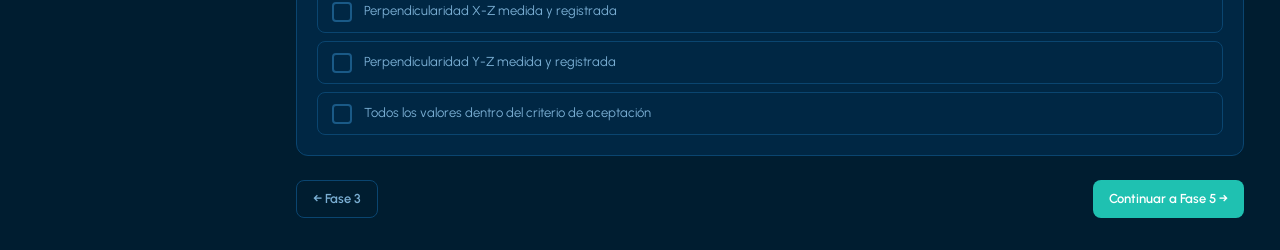
<file: fase4.html>
<!DOCTYPE html>
<html lang="es">
<head>
  <meta charset="UTF-8"/>
  <meta name="viewport" content="width=device-width, initial-scale=1.0"/>
  <title>Fase 4 — Verificación Geométrica · CNC 3018 PRO B2</title>
  <link rel="stylesheet" href="style.css"/>
</head>
<body>
<div class="app-shell">
  <div id="sidebar-mount"></div>
  <main class="main">
    <div class="topbar">
      <button class="menu-toggle" id="menuToggle">☰</button>
      <div class="topbar-breadcrumb">
        <a href="index.html">Dashboard</a><span class="crumb-sep">›</span>
        <span class="crumb-current">Fase 4 — Verificación geométrica</span>
      </div>
      <div class="topbar-actions">
        <button class="btn btn-secondary btn-sm" onclick="exportPDF()">🖨 Imprimir</button>
        <a href="fase5.html" class="btn btn-primary btn-sm">Siguiente fase →</a>
      </div>
    </div>

    <div class="page-content">
      <div class="page-header">
        <div class="page-eyebrow">Fase 04 de 07 · Verificación geométrica</div>
        <h1 class="page-title">Nivelación y perpendicularidad de ejes</h1>
        <p class="page-subtitle">Verificar que la máquina esté nivelada y que los ejes X, Y y Z sean perfectamente perpendiculares entre sí. Pruebas obligatorias.</p>
      </div>

      <div class="card" style="margin-bottom:20px">
        <div class="flex items-center justify-between mb-8">
          <h3 style="margin:0">Progreso de esta fase</h3>
          <span id="phaseProgressLabel" class="text-sm text-muted">0 / 0 completados</span>
        </div>
        <div class="progress-bar-wrap"><div class="progress-bar-fill" id="phaseProgressFill" style="width:0%"></div></div>
      </div>

      <!-- ══════════════════════ -->
      <!-- 4.1 NIVELACIÓN GENERAL -->
      <!-- ══════════════════════ -->
      <div class="section-divider">
        <div class="section-divider-line"></div>
        <div class="section-divider-label">4.1 — Nivelación general de la CNC</div>
        <div class="section-divider-line"></div>
      </div>

      <div class="accordion">
        <div class="accordion-header">
          <span class="accordion-phase-num">4.1</span>
          <div><div style="font-weight:700;color:var(--text)">Nivelación horizontal de la máquina</div>
          <div class="text-xs text-muted mt-8">La CNC debe estar horizontal en todas las direcciones antes de calibrar</div></div>
          <span class="badge badge-orange" style="margin-left:auto;margin-right:12px">Obligatorio</span>
          <span class="accordion-chevron">▼</span>
        </div>
        <div class="accordion-body">
          <h4>¿Por qué es crítica la nivelación?</h4>
          <p>Si la máquina no está horizontal, la gravedad crea fuerzas asimétricas sobre los ejes. El eje Z especialmente se ve afectado: puede haber diferencias en la profundidad de corte de un lado al otro. En el Video 2, Avid CNC explica que la nivelación es el primer paso porque todo lo demás depende de ella.</p>

          <div class="video-ref">
            <div class="video-thumb">▶</div>
            <div class="video-info"><div class="video-title">Video 2 — Avid CNC: Nivelación de mesa</div><div class="video-timestamp">0:20 → 2:32 · Nivel de precisión de 4 pies, ajuste de patas niveladoras usando la gravedad como referencia</div></div>
            <a href="https://www.youtube.com/watch?v=2n8KcTBNS4U&t=20" target="_blank" class="btn btn-ghost btn-sm video-btn">▶ Ver</a>
          </div>

          <div class="alert alert-info mt-12">
            <span class="alert-icon">💡</span>
            <div class="alert-text"><strong>¿Qué es el nivel de burbuja?</strong> Es un instrumento con líquido y una burbuja de aire. Cuando la burbuja está exactamente en el centro, la superficie es horizontal. Si está desplazada, la superficie está inclinada en esa dirección.</div>
          </div>

          <div class="section-divider"><div class="section-divider-line"></div><div class="section-divider-label">Herramientas</div><div class="section-divider-line"></div></div>
          <div class="tag-list">
            <span class="tag">⚖️ Nivel de burbuja de precisión</span>
            <span class="tag">🔑 Llaves Allen (ajuste de patas)</span>
            <span class="tag">📏 Calzas planas (si no hay patas niveladoras)</span>
          </div>

          <div class="section-divider"><div class="section-divider-line"></div><div class="section-divider-label">Procedimiento</div><div class="section-divider-line"></div></div>
          <ol class="step-list">
            <li class="step-item"><span class="step-num">1</span><div class="step-content"><strong>Colocar el nivel en la cama de la CNC</strong> en dirección X (izquierda-derecha). Verificar la posición de la burbuja.</div></li>
            <li class="step-item"><span class="step-num">2</span><div class="step-content">Si la burbuja no está centrada, ajustar las patas niveladoras de los lados correspondientes. En la CNC 3018 PRO B2, se usan cuñas o calzas planas si no tiene patas ajustables.</div></li>
            <li class="step-item"><span class="step-num">3</span><div class="step-content"><strong>Rotar el nivel 90°</strong> para medir en dirección Y (adelante-atrás). Repetir el ajuste.</div></li>
            <li class="step-item"><span class="step-num">4</span><div class="step-content"><strong>Verificar en diagonal</strong> (esquina a esquina). Si hay diferencia en diagonal, la superficie de apoyo tiene una torsión.</div></li>
            <li class="step-item"><span class="step-num">5</span><div class="step-content">Repetir hasta que la burbuja esté centrada en todas las orientaciones.</div></li>
            <li class="step-item"><span class="step-num">6</span><div class="step-content"><strong>Video 3 (3:45-5:45):</strong> También se puede detectar torsión en la mesa con el nivel e instalar cuñas en las patas hasta eliminarla.</div></li>
          </ol>

          <!-- Tabla nivelación -->
          <div class="section-divider"><div class="section-divider-line"></div><div class="section-divider-label">Registro de nivelación</div><div class="section-divider-line"></div></div>
          <div class="table-wrap">
            <table>
              <thead><tr><th>Dirección</th><th>Estado burbuja (inicial)</th><th>Ajuste realizado</th><th>Estado burbuja (final)</th><th>¿Aprobado?</th></tr></thead>
              <tbody>
                <tr><td>Eje X (izq-der)</td><td><input class="table-input" type="text" placeholder="Centrada / Desplazada _mm"/></td><td><input class="table-input" type="text" placeholder="Calza izq/der..."/></td><td><input class="table-input" type="text" placeholder="Centrada / Desplazada _mm"/></td><td><input class="table-input" type="text" placeholder="Sí/No" style="max-width:60px"/></td></tr>
                <tr><td>Eje Y (adelante-atrás)</td><td><input class="table-input" type="text" placeholder="Centrada / Desplazada _mm"/></td><td><input class="table-input" type="text" placeholder="Calza front/back..."/></td><td><input class="table-input" type="text" placeholder="Centrada / Desplazada _mm"/></td><td><input class="table-input" type="text" placeholder="Sí/No" style="max-width:60px"/></td></tr>
                <tr><td>Diagonal A (↘)</td><td><input class="table-input" type="text" placeholder="Centrada / Desplazada _mm"/></td><td><input class="table-input" type="text" placeholder="Sin ajuste / Calza..."/></td><td><input class="table-input" type="text" placeholder="Centrada / Desplazada _mm"/></td><td><input class="table-input" type="text" placeholder="Sí/No" style="max-width:60px"/></td></tr>
                <tr><td>Diagonal B (↙)</td><td><input class="table-input" type="text" placeholder="Centrada / Desplazada _mm"/></td><td><input class="table-input" type="text" placeholder="Sin ajuste / Calza..."/></td><td><input class="table-input" type="text" placeholder="Centrada / Desplazada _mm"/></td><td><input class="table-input" type="text" placeholder="Sí/No" style="max-width:60px"/></td></tr>
              </tbody>
            </table>
          </div>

          <div class="card mt-12" style="border-color:var(--blue)">
            <h4>Criterios de aceptación — Nivelación</h4>
            <div class="table-wrap">
              <table>
                <thead><tr><th>Parámetro</th><th class="c-pass">🟢 Aprobado</th><th class="c-warn">🟡 Aceptable</th><th class="c-fail">🔴 Requiere ajuste</th></tr></thead>
                <tbody>
                  <tr><td>Desviación de nivelación X</td><td class="c-pass">Burbuja centrada</td><td class="c-warn">Desviación &lt; 1 div.</td><td class="c-fail">Desviación ≥ 1 div.</td></tr>
                  <tr><td>Desviación de nivelación Y</td><td class="c-pass">Burbuja centrada</td><td class="c-warn">Desviación &lt; 1 div.</td><td class="c-fail">Desviación ≥ 1 div.</td></tr>
                  <tr><td>Torsión diagonal</td><td class="c-pass">Sin diferencia visible</td><td class="c-warn">Diferencia mínima</td><td class="c-fail">Diferencia de burbuja en diagonales</td></tr>
                </tbody>
              </table>
            </div>
          </div>
        </div>
      </div>

      <!-- ══════════════════════════════════ -->
      <!-- 4.2 PERPENDICULARIDAD ENTRE EJES -->
      <!-- ══════════════════════════════════ -->
      <div class="section-divider">
        <div class="section-divider-line"></div>
        <div class="section-divider-label">4.2 — Perpendicularidad entre ejes</div>
        <div class="section-divider-line"></div>
      </div>

      <div class="alert alert-info mb-12">
        <span class="alert-icon">💡</span>
        <div class="alert-text"><strong>¿Qué es perpendicularidad?</strong> Dos ejes son perpendiculares cuando forman exactamente 90°. Si X e Y no son perpendiculares, las piezas cortadas tendrán ángulos incorrectos — los rectángulos parecerán paralelogramos.</div>
      </div>

      <!-- 4.2a Eje X respecto a Y -->
      <div class="accordion">
        <div class="accordion-header open">
          <span class="accordion-phase-num">4.2a</span>
          <div><div style="font-weight:700;color:var(--text)">Perpendicularidad X respecto a Y</div>
          <div class="text-xs text-muted mt-8">Los ejes X e Y deben ser exactamente perpendiculares (90°)</div></div>
          <span class="accordion-chevron">▼</span>
        </div>
        <div class="accordion-body">
          <h4>Método 1: Escuadra de taller</h4>
          <ol class="step-list">
            <li class="step-item"><span class="step-num">1</span><div class="step-content">Posicionar la escuadra de taller apoyada en la guía X, con el lado largo paralelo a la dirección Y.</div></li>
            <li class="step-item"><span class="step-num">2</span><div class="step-content">Iluminar con linterna por detrás. Si hay espacio (luz), los ejes no son perpendiculares.</div></li>
            <li class="step-item"><span class="step-num">3</span><div class="step-content">Medir el espacio en el extremo cercano y en el extremo lejano de la escuadra con una galga de espesores.</div></li>
          </ol>

          <h4 class="mt-16">Método 2: Corte de diagonales (recomendado)</h4>
          <p>Según Video 2 (2:32-7:00), cortar 4 orificios en las esquinas de un rectángulo de 100×100 mm y medir las diagonales. Si son iguales, el eje es cuadrado.</p>
          <ol class="step-list">
            <li class="step-item"><span class="step-num">1</span><div class="step-content">Ejecutar el G-code de prueba para cortar 4 puntos en las esquinas de un cuadrado de 100×100 mm.</div></li>
            <li class="step-item"><span class="step-num">2</span><div class="step-content">Medir con calibre la diagonal de punto 1 a punto 3, y la diagonal de punto 2 a punto 4.</div></li>
            <li class="step-item"><span class="step-num">3</span><div class="step-content">Si las diagonales son iguales (diferencia ≤ 0.5 mm), el eje es perpendicular. Si son diferentes, el pórtico está torcido.</div></li>
          </ol>

          <div class="video-ref">
            <div class="video-thumb">▶</div>
            <div class="video-info"><div class="video-title">Video 2 — Escuadra del pórtico X-Y</div><div class="video-timestamp">2:32 → 7:00 · Método de corte de 4 orificios y medición de diagonales</div></div>
            <a href="https://www.youtube.com/watch?v=2n8KcTBNS4U&t=152" target="_blank" class="btn btn-ghost btn-sm video-btn">▶ Ver</a>
          </div>

          <div class="table-wrap mt-12">
            <table id="tablePerpXY">
              <thead><tr><th>#</th><th>Diagonal A (mm)</th><th>Diagonal B (mm)</th><th>Diferencia (mm)</th><th>Estado</th></tr></thead>
              <tbody>
                <tr><td>1</td><td><input class="table-input" id="xyA1" type="number" step="0.01" placeholder="—"/></td><td><input class="table-input" id="xyB1" type="number" step="0.01" placeholder="—"/></td><td id="xyD1" class="table-calc">—</td><td id="xySt1">—</td></tr>
                <tr><td>2</td><td><input class="table-input" id="xyA2" type="number" step="0.01" placeholder="—"/></td><td><input class="table-input" id="xyB2" type="number" step="0.01" placeholder="—"/></td><td id="xyD2" class="table-calc">—</td><td id="xySt2">—</td></tr>
                <tr><td>3</td><td><input class="table-input" id="xyA3" type="number" step="0.01" placeholder="—"/></td><td><input class="table-input" id="xyB3" type="number" step="0.01" placeholder="—"/></td><td id="xyD3" class="table-calc">—</td><td id="xySt3">—</td></tr>
              </tbody>
            </table>
          </div>
        </div>
      </div>

      <!-- 4.2b Eje X respecto a Z -->
      <div class="accordion">
        <div class="accordion-header open">
          <span class="accordion-phase-num">4.2b</span>
          <div><div style="font-weight:700;color:var(--text)">Perpendicularidad X respecto a Z</div>
          <div class="text-xs text-muted mt-8">El eje Z debe ser vertical respecto al movimiento horizontal X</div></div>
          <span class="accordion-chevron">▼</span>
        </div>
        <div class="accordion-body">
          <p>La perpendicularidad X-Z verifica que cuando el carro Z sube o baja, no se desplaza lateralmente en dirección X. Un error aquí significa que la profundidad de grabado cambia de izquierda a derecha.</p>

          <ol class="step-list">
            <li class="step-item"><span class="step-num">1</span><div class="step-content">Instalar el comparador de carátula con base del Dial en la cama de la CNC, con la sonda tocando el carro del eje Z en su parte frontal.</div></li>
            <li class="step-item"><span class="step-num">2</span><div class="step-content">Poner el comparador a cero. Mover el eje Z hacia arriba 50 mm. Leer la desviación.</div></li>
            <li class="step-item"><span class="step-num">3</span><div class="step-content">Repetir con la sonda tocando el carro en su parte lateral. Mover el Z 50 mm y leer desviación.</div></li>
            <li class="step-item"><span class="step-num">4</span><div class="step-content">Si la desviación supera el criterio, ajustar los tornillos de los rodamientos del carro Z.</div></li>
          </ol>

          <div class="table-wrap mt-12">
            <table id="tablePerpXZ">
              <thead><tr><th>#</th><th>Desplazamiento Z (mm)</th><th>Desviación en X (mm)</th><th>Error (mm)</th><th>Estado</th></tr></thead>
              <tbody>
                <tr><td>1</td><td data-col="target">50</td><td><input class="table-input" data-col="measured" data-row="xz1" type="number" step="0.001" placeholder="—"/></td><td data-col="error">—</td><td data-col="status">—</td></tr>
                <tr><td>2</td><td data-col="target">50</td><td><input class="table-input" data-col="measured" data-row="xz2" type="number" step="0.001" placeholder="—"/></td><td data-col="error">—</td><td data-col="status">—</td></tr>
                <tr><td>3</td><td data-col="target">50</td><td><input class="table-input" data-col="measured" data-row="xz3" type="number" step="0.001" placeholder="—"/></td><td data-col="error">—</td><td data-col="status">—</td></tr>
              </tbody>
            </table>
          </div>
          <div class="stats-box" id="tablePerpXZ_summary">
            <div class="stats-row">
              <div class="stat-item"><div class="stat-label">Error prom.</div><div class="stat-value" style="font-size:16px" data-stat="avg">—</div></div>
              <div class="stat-item"><div class="stat-label">Error máx.</div><div class="stat-value" style="font-size:16px" data-stat="max">—</div></div>
              <div class="stat-item"><div class="stat-label">Veredicto</div><div class="stat-status" data-stat="verdict">—</div></div>
            </div>
          </div>
          <div class="flex gap-8 mt-8">
            <button class="btn btn-ghost btn-sm" onclick="exportCSV('tablePerpXZ','perp_x_z.csv')">⬇ CSV</button>
          </div>
        </div>
      </div>

      <!-- 4.2c Eje Y respecto a Z -->
      <div class="accordion">
        <div class="accordion-header open">
          <span class="accordion-phase-num">4.2c</span>
          <div><div style="font-weight:700;color:var(--text)">Perpendicularidad Y respecto a Z</div>
          <div class="text-xs text-muted mt-8">El eje Z debe ser vertical respecto al movimiento en Y</div></div>
          <span class="accordion-chevron">▼</span>
        </div>
        <div class="accordion-body">
          <p>Similar al anterior pero midiendo la desviación del eje Z en dirección Y. Un error aquí significa que la herramienta se inclina hacia adelante o atrás durante el movimiento vertical.</p>
          <ol class="step-list">
            <li class="step-item"><span class="step-num">1</span><div class="step-content">Reposicionar el comparador con la sonda tocando el carro Z en su parte lateral (dirección Y).</div></li>
            <li class="step-item"><span class="step-num">2</span><div class="step-content">Poner a cero. Mover el eje Z 50 mm hacia arriba. Leer la desviación.</div></li>
            <li class="step-item"><span class="step-num">3</span><div class="step-content">La desviación registrada es el error de perpendicularidad Y-Z por cada 50 mm de movimiento vertical.</div></li>
          </ol>

          <div class="table-wrap mt-12">
            <table id="tablePerpYZ">
              <thead><tr><th>#</th><th>Desplazamiento Z (mm)</th><th>Desviación en Y (mm)</th><th>Error (mm)</th><th>Estado</th></tr></thead>
              <tbody>
                <tr><td>1</td><td data-col="target">50</td><td><input class="table-input" data-col="measured" data-row="yz1" type="number" step="0.001" placeholder="—"/></td><td data-col="error">—</td><td data-col="status">—</td></tr>
                <tr><td>2</td><td data-col="target">50</td><td><input class="table-input" data-col="measured" data-row="yz2" type="number" step="0.001" placeholder="—"/></td><td data-col="error">—</td><td data-col="status">—</td></tr>
                <tr><td>3</td><td data-col="target">50</td><td><input class="table-input" data-col="measured" data-row="yz3" type="number" step="0.001" placeholder="—"/></td><td data-col="error">—</td><td data-col="status">—</td></tr>
              </tbody>
            </table>
          </div>
          <div class="stats-box" id="tablePerpYZ_summary">
            <div class="stats-row">
              <div class="stat-item"><div class="stat-label">Error prom.</div><div class="stat-value" style="font-size:16px" data-stat="avg">—</div></div>
              <div class="stat-item"><div class="stat-label">Error máx.</div><div class="stat-value" style="font-size:16px" data-stat="max">—</div></div>
              <div class="stat-item"><div class="stat-label">Veredicto</div><div class="stat-status" data-stat="verdict">—</div></div>
            </div>
          </div>
          <div class="flex gap-8 mt-8">
            <button class="btn btn-ghost btn-sm" onclick="exportCSV('tablePerpYZ','perp_y_z.csv')">⬇ CSV</button>
          </div>
        </div>
      </div>

      <!-- CRITERIOS GEOMÉTRICOS -->
      <div class="card mt-16" style="border-color:var(--blue)">
        <h3>Criterios de aceptación — Verificación geométrica</h3>
        <div class="table-wrap">
          <table>
            <thead><tr><th>Parámetro</th><th class="c-pass">🟢 Aprobado</th><th class="c-warn">🟡 Aceptable</th><th class="c-fail">🔴 Requiere ajuste</th></tr></thead>
            <tbody>
              <tr><td>Nivelación X e Y</td><td class="c-pass">Burbuja centrada</td><td class="c-warn">≤ 1 división burbuja</td><td class="c-fail">> 1 división burbuja</td></tr>
              <tr><td>Perpendicularidad X-Y (diagonales)</td><td class="c-pass">Diferencia ≤ 0.3 mm</td><td class="c-warn">0.3 – 0.7 mm</td><td class="c-fail">> 0.7 mm</td></tr>
              <tr><td>Perpendicularidad X-Z (por 50 mm)</td><td class="c-pass">≤ 0.05 mm</td><td class="c-warn">0.05 – 0.15 mm</td><td class="c-fail">> 0.15 mm</td></tr>
              <tr><td>Perpendicularidad Y-Z (por 50 mm)</td><td class="c-pass">≤ 0.05 mm</td><td class="c-warn">0.05 – 0.15 mm</td><td class="c-fail">> 0.15 mm</td></tr>
            </tbody>
          </table>
        </div>
        <p class="text-xs text-muted mt-8"><span class="info-complementary">📚 Complementario</span> Valores sugeridos para CNC 3018 PRO B2 como referencia práctica de taller.</p>
      </div>

      <!-- DIAGNÓSTICO -->
      <div class="accordion mt-16">
        <div class="accordion-header">
          <span>🔍</span>
          <div><div style="font-weight:700;color:var(--text)">Diagnóstico — Si la geometría falla...</div></div>
          <span class="accordion-chevron">▼</span>
        </div>
        <div class="accordion-body">
          <div class="table-wrap">
            <table>
              <thead><tr><th>Prueba falla</th><th>Causa probable</th><th>Corrección</th></tr></thead>
              <tbody>
                <tr><td>Nivelación X o Y</td><td>Superficie de trabajo no horizontal</td><td>Agregar calzas planas bajo las patas. En CNC 3018 PRO B2 sin patas ajustables, usar papel grueso o plástico delgado.</td></tr>
                <tr><td>Perpendicularidad X-Y (diagonales)</td><td>Pórtico torcido respecto a la base Y</td><td>Ver Video 2 (2:32-7:00). Aflojar montaje del pórtico, corregir ángulo, reapretar con cuña si es necesario.</td></tr>
                <tr><td>Perpendicularidad X-Z</td><td>Carro Z inclinado lateralmente</td><td>Ajustar rodamientos excéntricos del carro Z. Ver Video 3 (11:50-16:30).</td></tr>
                <tr><td>Perpendicularidad Y-Z</td><td>Soporte del spindle inclinado front-back</td><td>Shimming (calzas) del soporte del spindle. Ver Video 2 (10:08-11:40).</td></tr>
              </tbody>
            </table>
          </div>
        </div>
      </div>

      <!-- CHECKLIST -->
      <div class="card mt-16">
        <h3>✅ Checklist — Fase 4</h3>
        <ul class="checklist">
          <li class="check-item"><div class="check-box"></div><div><div class="check-label">Nivelación en dirección X — burbuja centrada</div></div></li>
          <li class="check-item"><div class="check-box"></div><div><div class="check-label">Nivelación en dirección Y — burbuja centrada</div></div></li>
          <li class="check-item"><div class="check-box"></div><div><div class="check-label">Nivelación diagonal — sin torsión</div></div></li>
          <li class="check-item"><div class="check-box"></div><div><div class="check-label">Perpendicularidad X-Y medida y registrada</div></div></li>
          <li class="check-item"><div class="check-box"></div><div><div class="check-label">Perpendicularidad X-Z medida y registrada</div></div></li>
          <li class="check-item"><div class="check-box"></div><div><div class="check-label">Perpendicularidad Y-Z medida y registrada</div></div></li>
          <li class="check-item"><div class="check-box"></div><div><div class="check-label">Todos los valores dentro del criterio de aceptación</div></div></li>
        </ul>
      </div>

      <div class="flex justify-between mt-24" style="flex-wrap:wrap;gap:10px">
        <a href="fase3.html" class="btn btn-ghost">← Fase 3</a>
        <a href="fase5.html" class="btn btn-primary">Continuar a Fase 5 →</a>
      </div>
    </div>
  </main>
</div>
<script src="sidebar.js"></script>
<script src="nav.js"></script>
<script>
function calcDiagRow(aId, bId, dId, stId) {
  const a = parseFloat(document.getElementById(aId)?.value);
  const b = parseFloat(document.getElementById(bId)?.value);
  const dEl = document.getElementById(dId);
  const stEl = document.getElementById(stId);
  if (!isNaN(a) && !isNaN(b) && dEl && stEl) {
    const diff = Math.abs(a - b);
    dEl.textContent = diff.toFixed(3) + ' mm';
    if (diff <= 0.3) stEl.innerHTML = '<span class="badge badge-green">🟢</span>';
    else if (diff <= 0.7) stEl.innerHTML = '<span class="badge badge-yellow">🟡</span>';
    else stEl.innerHTML = '<span class="badge badge-red">🔴</span>';
  }
}
document.addEventListener('DOMContentLoaded', () => {
  initChecklists('fase4');
  updatePhaseProgress();
  initDataTable('tablePerpXZ', { pass:0.05, warn:0.15, target:0 });
  initDataTable('tablePerpYZ', { pass:0.05, warn:0.15, target:0 });

  // Diagonal listeners X-Y
  [[1],[2],[3]].forEach(([n]) => {
    document.getElementById(`xyA${n}`)?.addEventListener('input', () => calcDiagRow(`xyA${n}`,`xyB${n}`,`xyD${n}`,`xySt${n}`));
    document.getElementById(`xyB${n}`)?.addEventListener('input', () => calcDiagRow(`xyA${n}`,`xyB${n}`,`xyD${n}`,`xySt${n}`));
  });
});
</script>
</body>
</html>
</file>
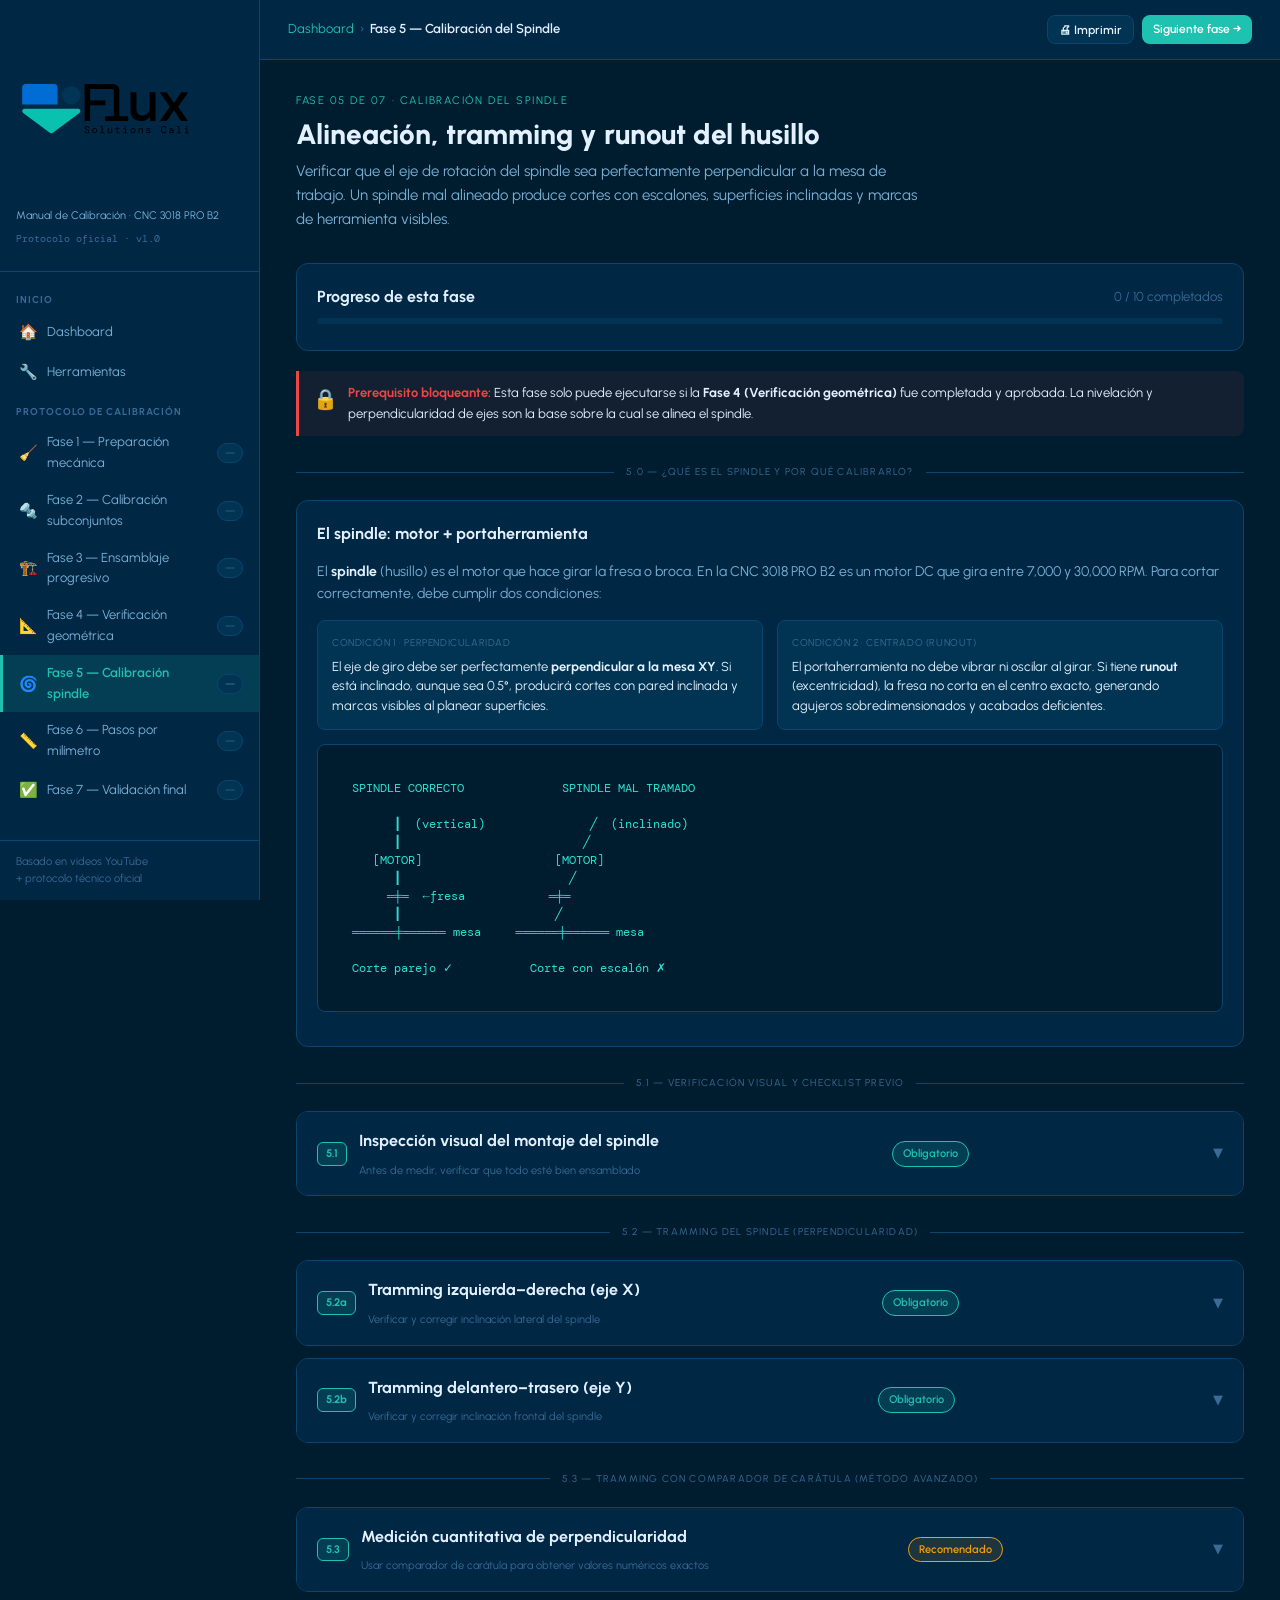
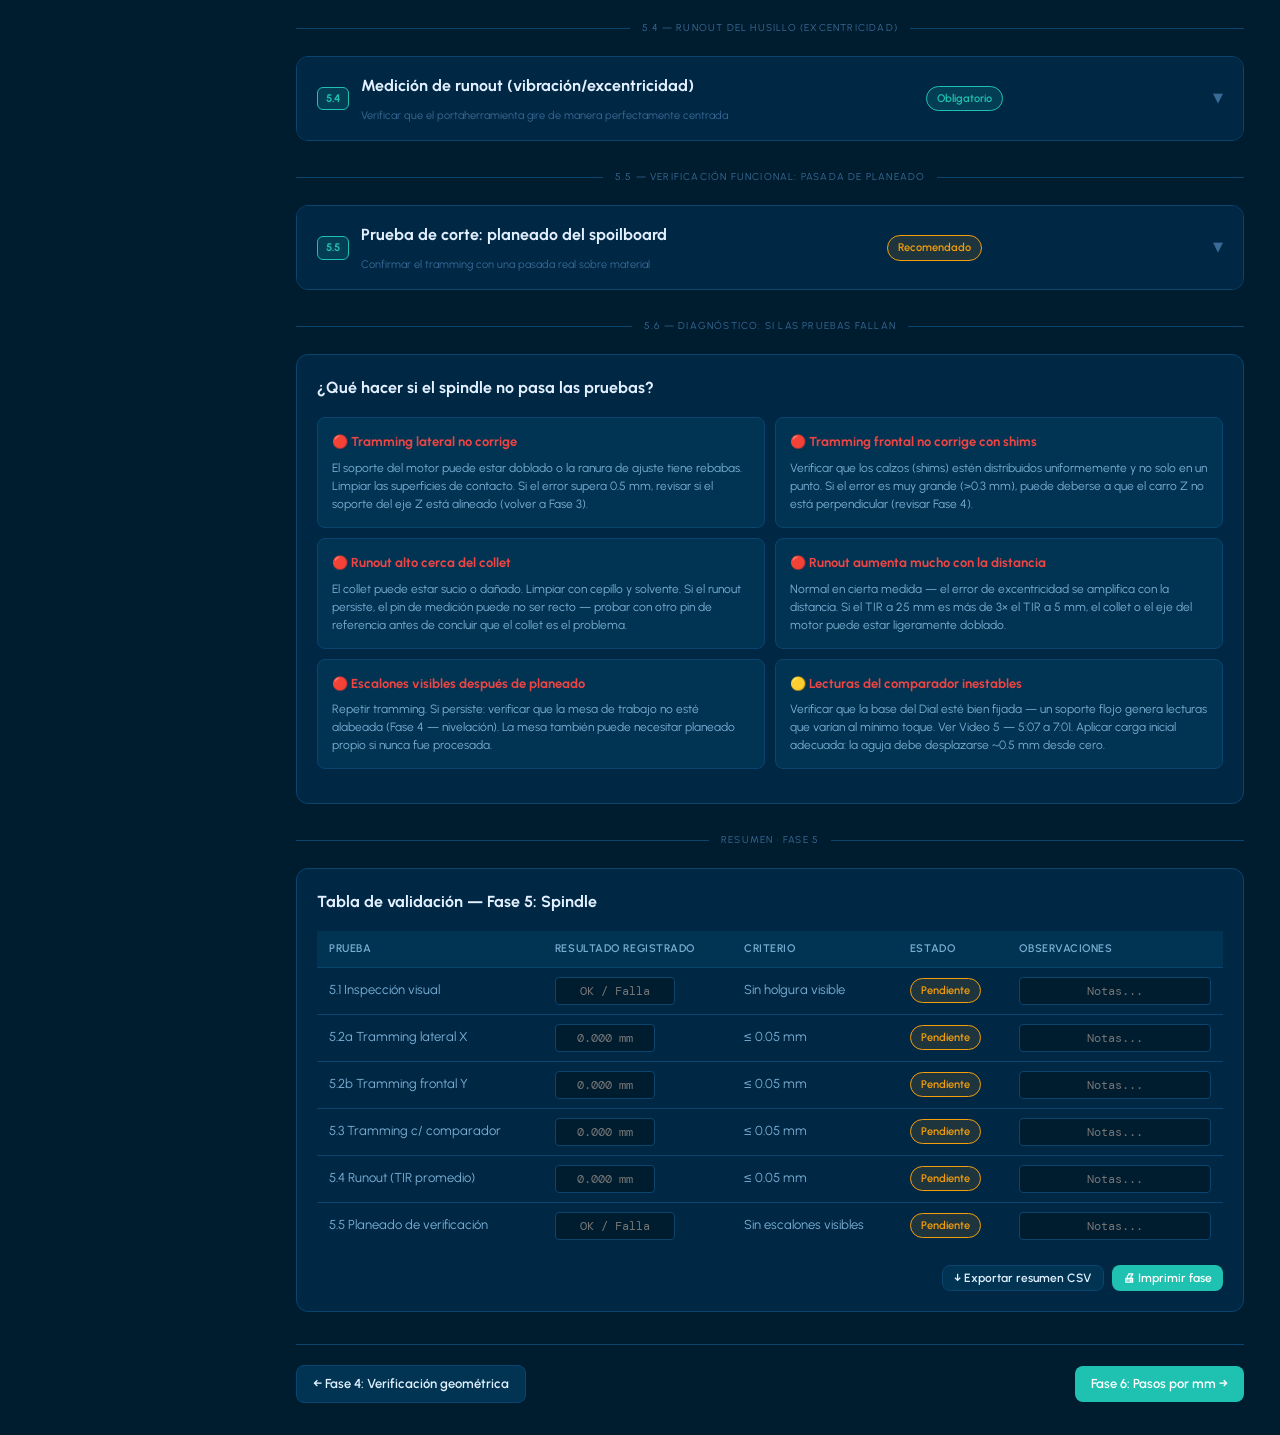
<file: fase5.html>
<!DOCTYPE html>
<html lang="es">
<head>
  <meta charset="UTF-8"/>
  <meta name="viewport" content="width=device-width, initial-scale=1.0"/>
  <title>Fase 5 — Calibración del Spindle · CNC 3018 PRO B2</title>
  <link rel="stylesheet" href="style.css"/>
  <style>
    /* ─── ESTILOS LOCALES FASE 5 ─────────────────────────────── */

    /* Bloques de referencia de video */
    .video-ref {
      display: flex;
      align-items: flex-start;
      gap: 12px;
      background: var(--blue-bg);
      border: 1px solid rgba(59,130,246,0.3);
      border-radius: var(--radius);
      padding: 14px 16px;
      margin: 16px 0;
    }
    .video-ref-icon { font-size: 22px; flex-shrink: 0; margin-top: 2px; }
    .video-ref-body { flex: 1; }
    .video-ref-title { font-weight: 700; color: var(--text); font-size: 13px; margin-bottom: 4px; }
    .video-ref-meta  { font-size: 12px; color: var(--text2); margin-bottom: 8px; }
    .video-ref-btn {
      display: inline-flex; align-items: center; gap: 6px;
      background: var(--blue); color: #fff;
      border: none; border-radius: var(--radius); padding: 5px 12px;
      font-size: 12px; font-weight: 600; cursor: pointer;
      text-decoration: none; transition: opacity .2s;
    }
    .video-ref-btn:hover { opacity: .85; color: #fff; }
    .video-ref-tag {
      display:inline-block; background:rgba(59,130,246,.18);
      border:1px solid rgba(59,130,246,.3); border-radius:4px;
      font-size:11px; padding:1px 7px; color:var(--blue); margin-left:6px;
      font-family: var(--font-data);
    }

    /* Nota complementaria (información sin video fuente) */
    .note-complement {
      display: flex; gap: 10px; align-items: flex-start;
      background: rgba(234,179,8,.08); border-left: 3px solid var(--yellow);
      border-radius: 0 var(--radius) var(--radius) 0;
      padding: 12px 14px; margin: 12px 0; font-size: 13px;
    }
    .note-complement strong { color: var(--yellow); }

    /* Alerta de seguridad */
    .alert-safety {
      display: flex; gap: 10px; align-items: flex-start;
      background: rgba(239,68,68,.08); border-left: 3px solid var(--red);
      border-radius: 0 var(--radius) var(--radius) 0;
      padding: 12px 14px; margin: 12px 0; font-size: 13px;
    }

    /* Steps numerados */
    .steps { counter-reset: step; display: flex; flex-direction: column; gap: 12px; margin: 16px 0; }
    .step {
      counter-increment: step;
      display: flex; gap: 14px; align-items: flex-start;
      background: var(--bg3); border: 1px solid var(--border);
      border-radius: var(--radius); padding: 14px 16px;
    }
    .step::before {
      content: counter(step);
      background: var(--accent); color: #fff;
      font-family: var(--font-data); font-size: 12px; font-weight: 700;
      width: 26px; height: 26px; border-radius: 50%;
      display: flex; align-items: center; justify-content: center;
      flex-shrink: 0; margin-top: 1px;
    }
    .step-body { flex: 1; }
    .step-title { font-weight: 700; color: var(--text); margin-bottom: 4px; font-size: 14px; }
    .step-detail { font-size: 13px; color: var(--text2); line-height: 1.55; }

    /* Diagrama ASCII */
    .ascii-diagram {
      background: var(--bg); border: 1px solid var(--border);
      border-radius: var(--radius); padding: 16px 20px;
      font-family: var(--font-data); font-size: 12px; color: var(--accent2);
      white-space: pre; overflow-x: auto; margin: 14px 0; line-height: 1.5;
    }

    /* Tabla de criterios */
    .criteria-table { width:100%; border-collapse:collapse; font-size:13px; margin:16px 0; }
    .criteria-table th {
      background: var(--bg3); color: var(--text2);
      padding: 9px 12px; text-align:left; font-size:11px;
      text-transform:uppercase; letter-spacing:.05em;
      border-bottom: 1px solid var(--border);
    }
    .criteria-table td { padding: 9px 12px; border-bottom: 1px solid var(--border); vertical-align:middle; }
    .criteria-table tr:last-child td { border-bottom:none; }
    .criteria-table tr:hover td { background: var(--bg3); }

    /* Tabla de medición interactiva */
    .meas-table { width:100%; border-collapse:collapse; font-size:13px; margin:12px 0; }
    .meas-table th {
      background: var(--bg3); color:var(--text2);
      padding:8px 10px; text-align:center; font-size:11px;
      text-transform:uppercase; letter-spacing:.05em;
      border-bottom:1px solid var(--border);
    }
    .meas-table td { padding:6px 8px; border-bottom:1px solid var(--border); text-align:center; vertical-align:middle; }
    .meas-table tr:last-child td { border-bottom:none; }
    .table-input {
      width:100%; background:var(--bg); border:1px solid var(--border);
      border-radius:4px; padding:5px 8px; color:var(--text);
      font-family:var(--font-data); font-size:12px; text-align:center;
      transition: border-color .2s, box-shadow .2s;
    }
    .table-input:focus { outline:none; border-color:var(--accent); box-shadow:0 0 0 2px var(--accent-glow); }
    .table-input.ok   { border-color:var(--green);  background:var(--green-bg);  }
    .table-input.warn { border-color:var(--yellow); background:var(--yellow-bg); }
    .table-input.fail { border-color:var(--red);    background:var(--red-bg);    }

    /* Summary stats */
    .stats-grid {
      display: grid; grid-template-columns: repeat(auto-fit, minmax(120px,1fr));
      gap:10px; margin-top:12px;
    }
    .stat-cell {
      background:var(--bg3); border:1px solid var(--border);
      border-radius:var(--radius); padding:10px 12px; text-align:center;
    }
    .stat-label { font-size:10px; color:var(--text3); text-transform:uppercase; letter-spacing:.05em; margin-bottom:4px; }
    .stat-value { font-family:var(--font-data); font-size:16px; font-weight:700; color:var(--text); }
    .stat-value.verdict { font-size:13px; }

    /* Diagnóstico */
    .diag-grid { display:grid; grid-template-columns:1fr 1fr; gap:10px; margin:14px 0; }
    @media(max-width:640px){ .diag-grid{grid-template-columns:1fr;} }
    .diag-card {
      background:var(--bg3); border:1px solid var(--border);
      border-radius:var(--radius); padding:14px;
    }
    .diag-cause { font-weight:700; color:var(--red); font-size:13px; margin-bottom:6px; }
    .diag-fix { font-size:12px; color:var(--text2); line-height:1.5; }

    /* Pills de herramientas */
    .tool-pills { display:flex; flex-wrap:wrap; gap:6px; margin:10px 0; }
    .tool-pill {
      background:var(--accent-glow); border:1px solid var(--accent);
      color:var(--accent2); border-radius:20px;
      padding:3px 10px; font-size:11px; font-weight:600;
    }

    /* Error-list */
    .error-list { list-style:none; display:flex; flex-direction:column; gap:8px; margin:10px 0; }
    .error-list li {
      display:flex; gap:10px; align-items:flex-start;
      background:var(--red-bg); border:1px solid rgba(239,68,68,.25);
      border-radius:var(--radius); padding:10px 12px; font-size:13px;
    }
    .error-list li::before { content:"⚠"; font-size:14px; flex-shrink:0; }

    /* Info grid 2 cols */
    .info-2col { display:grid; grid-template-columns:1fr 1fr; gap:14px; margin:14px 0; }
    @media(max-width:600px){ .info-2col{grid-template-columns:1fr;} }
    .info-box {
      background:var(--bg3); border:1px solid var(--border);
      border-radius:var(--radius); padding:14px;
    }
    .info-box-label { font-size:10px; color:var(--text3); text-transform:uppercase; letter-spacing:.06em; margin-bottom:6px; }
    .info-box-value { font-size:13px; color:var(--text); line-height:1.5; }

    /* Botón exportar CSV */
    .table-actions { display:flex; gap:8px; justify-content:flex-end; margin-top:8px; }
  </style>
</head>
<body>
<div class="app-shell">
  <div id="sidebar-mount"></div>

  <main class="main">
    <!-- ═══════════════════════ TOPBAR ═══════════════════════ -->
    <div class="topbar">
      <button class="menu-toggle" id="menuToggle">☰</button>
      <div class="topbar-breadcrumb">
        <a href="index.html">Dashboard</a>
        <span class="crumb-sep">›</span>
        <span class="crumb-current">Fase 5 — Calibración del Spindle</span>
      </div>
      <div class="topbar-actions">
        <button class="btn btn-secondary btn-sm" onclick="exportPDF()">🖨 Imprimir</button>
        <a href="fase6.html" class="btn btn-primary btn-sm">Siguiente fase →</a>
      </div>
    </div>

    <div class="page-content">

      <!-- ═══════ ENCABEZADO ═══════ -->
      <div class="page-header">
        <div class="page-eyebrow">Fase 05 de 07 · Calibración del Spindle</div>
        <h1 class="page-title">Alineación, tramming y runout del husillo</h1>
        <p class="page-subtitle">
          Verificar que el eje de rotación del spindle sea perfectamente perpendicular
          a la mesa de trabajo. Un spindle mal alineado produce cortes con escalones,
          superficies inclinadas y marcas de herramienta visibles.
        </p>
      </div>

      <!-- PROGRESO DE FASE -->
      <div class="card" style="margin-bottom:20px">
        <div class="flex items-center justify-between mb-8">
          <h3 style="margin:0">Progreso de esta fase</h3>
          <span id="phaseProgressLabel" class="text-sm text-muted">0 / 0 completados</span>
        </div>
        <div class="progress-bar-wrap">
          <div class="progress-bar-fill" id="phaseProgressFill" style="width:0%"></div>
        </div>
      </div>

      <!-- PREREQUISITO -->
      <div class="alert-safety">
        <span style="font-size:20px;flex-shrink:0">🔒</span>
        <div>
          <strong style="color:var(--red)">Prerequisito bloqueante:</strong>
          Esta fase solo puede ejecutarse si la <strong>Fase 4 (Verificación geométrica)</strong>
          fue completada y aprobada. La nivelación y perpendicularidad de ejes son la base
          sobre la cual se alinea el spindle.
        </div>
      </div>

      <!-- ══════════════════════════════════════════════════════ -->
      <!-- 5.0 — CONCEPTOS BÁSICOS DEL SPINDLE                   -->
      <!-- ══════════════════════════════════════════════════════ -->
      <div class="section-divider">
        <div class="section-divider-line"></div>
        <div class="section-divider-label">5.0 — ¿Qué es el spindle y por qué calibrarlo?</div>
        <div class="section-divider-line"></div>
      </div>

      <div class="card" style="margin-bottom:20px">
        <h3 style="margin-bottom:14px">El spindle: motor + portaherramienta</h3>
        <p style="margin-bottom:14px;font-size:14px;color:var(--text2)">
          El <strong style="color:var(--text)">spindle</strong> (husillo) es el motor que hace girar
          la fresa o broca. En la CNC 3018 PRO B2 es un motor DC que gira entre 7,000 y 30,000 RPM.
          Para cortar correctamente, debe cumplir dos condiciones:
        </p>
        <div class="info-2col">
          <div class="info-box">
            <div class="info-box-label">Condición 1 · Perpendicularidad</div>
            <div class="info-box-value">
              El eje de giro debe ser perfectamente <strong>perpendicular a la mesa XY</strong>.
              Si está inclinado, aunque sea 0.5°, producirá cortes con pared inclinada y
              marcas visibles al planear superficies.
            </div>
          </div>
          <div class="info-box">
            <div class="info-box-label">Condición 2 · Centrado (runout)</div>
            <div class="info-box-value">
              El portaherramienta no debe vibrar ni oscilar al girar. Si tiene
              <strong>runout</strong> (excentricidad), la fresa no corta en el centro exacto,
              generando agujeros sobredimensionados y acabados deficientes.
            </div>
          </div>
        </div>

        <div class="ascii-diagram">
  SPINDLE CORRECTO              SPINDLE MAL TRAMADO
  
        ┃  (vertical)               ╱  (inclinado)
        ┃                          ╱
     [MOTOR]                   [MOTOR]
        ┃                        ╱
       ═╪═  ←fresa            ═╪═
        ┃                      ╱
  ══════╪══════ mesa     ══════╪══════ mesa
        
  Corte parejo ✓           Corte con escalón ✗
        </div>
      </div>

      <!-- ══════════════════════════════════════════════════════ -->
      <!-- 5.1 — VERIFICACIÓN DE ALINEACIÓN VISUAL               -->
      <!-- ══════════════════════════════════════════════════════ -->
      <div class="section-divider">
        <div class="section-divider-line"></div>
        <div class="section-divider-label">5.1 — Verificación visual y checklist previo</div>
        <div class="section-divider-line"></div>
      </div>

      <div class="accordion">
        <div class="accordion-header">
          <span class="accordion-phase-num">5.1</span>
          <div>
            <div style="font-weight:700;color:var(--text)">Inspección visual del montaje del spindle</div>
            <div class="text-xs text-muted mt-8">Antes de medir, verificar que todo esté bien ensamblado</div>
          </div>
          <span class="badge badge-orange" style="margin-left:auto;margin-right:12px">Obligatorio</span>
          <span class="accordion-chevron">▼</span>
        </div>
        <div class="accordion-body">

          <h4>¿Qué se verifica aquí?</h4>
          <p>Antes de usar instrumentos de medición, se comprueba visualmente que el spindle
          esté bien montado en su soporte y que no haya holgura mecánica obvia. Un problema
          mecánico que no se corrige antes de medir generará resultados erróneos.</p>

          <div class="video-ref">
            <div class="video-ref-icon">🎬</div>
            <div class="video-ref-body">
              <div class="video-ref-title">Video 3 — Tramming con escuadra y linterna
                <span class="video-ref-tag">Longmill / principio aplicable</span>
              </div>
              <div class="video-ref-meta">Minuto 3:00 – 3:37 · Herramientas necesarias y preparación</div>
              <a class="video-ref-btn" href="https://www.youtube.com/watch?v=8T_ZasfpDsM&t=180" target="_blank">
                ▶ Ver en YouTube (3:00)
              </a>
            </div>
          </div>

          <div class="note-complement">
            <span style="font-size:18px">📌</span>
            <div><strong>Nota:</strong> Este video muestra una fresadora Longmill, no la CNC 3018 PRO B2.
            Los principios de verificación visual son idénticos. Las referencias a tornillos o
            componentes específicos pueden diferir según el modelo exacto de tu 3018.</div>
          </div>

          <h4 style="margin-top:16px">Checklist de inspección previa</h4>
          <div class="checklist" style="margin-top:10px">
            <div class="check-item">
              <span class="check-box"></span>
              <span>Motor del spindle fijo en su soporte sin movimiento al empujarlo suavemente</span>
            </div>
            <div class="check-item">
              <span class="check-box"></span>
              <span>Tornillos del soporte del motor apretados (no deben girar con la mano)</span>
            </div>
            <div class="check-item">
              <span class="check-box"></span>
              <span>Portabrocas (collet) limpio, sin residuos de material</span>
            </div>
            <div class="check-item">
              <span class="check-box"></span>
              <span>Ningún cable del motor está bajo tensión mecánica o enredado</span>
            </div>
            <div class="check-item">
              <span class="check-box"></span>
              <span>El eje Z desplaza el spindle sin trancarse ni vibrar</span>
            </div>
            <div class="check-item">
              <span class="check-box"></span>
              <span>Fresa o broca de prueba instalada y bien apretada en el collet</span>
            </div>
          </div>

          <h4 style="margin-top:18px">Herramientas para esta sección</h4>
          <div class="tool-pills">
            <span class="tool-pill">🔧 Llaves Allen</span>
            <span class="tool-pill">👁 Inspección visual</span>
          </div>
        </div>
      </div>

      <!-- ══════════════════════════════════════════════════════ -->
      <!-- 5.2 — TRAMMING: PERPENDICULARIDAD DEL SPINDLE         -->
      <!-- ══════════════════════════════════════════════════════ -->
      <div class="section-divider">
        <div class="section-divider-line"></div>
        <div class="section-divider-label">5.2 — Tramming del spindle (perpendicularidad)</div>
        <div class="section-divider-line"></div>
      </div>

      <div class="accordion">
        <div class="accordion-header">
          <span class="accordion-phase-num">5.2a</span>
          <div>
            <div style="font-weight:700;color:var(--text)">Tramming izquierda–derecha (eje X)</div>
            <div class="text-xs text-muted mt-8">Verificar y corregir inclinación lateral del spindle</div>
          </div>
          <span class="badge badge-orange" style="margin-left:auto;margin-right:12px">Obligatorio</span>
          <span class="accordion-chevron">▼</span>
        </div>
        <div class="accordion-body">

          <h4>Objetivo</h4>
          <p>Confirmar que el spindle no está inclinado hacia la izquierda ni hacia la derecha
          cuando se observa desde el frente de la máquina. Esto corresponde a la perpendicularidad
          del eje de rotación respecto al plano XZ.</p>

          <h4 style="margin-top:14px">¿Por qué importa?</h4>
          <p>Si el spindle está inclinado lateralmente, al planear una superficie con una fresa
          plana aparecerán <strong>crestas o escalones</strong> paralelos al eje X.
          El Video 2 (Avid CNC) muestra exactamente este defecto en el minuto 7:00.</p>

          <div class="video-ref">
            <div class="video-ref-icon">🎬</div>
            <div class="video-ref-body">
              <div class="video-ref-title">Video 2 — Tramming izquierda–derecha
                <span class="video-ref-tag">Avid CNC Pro Series / principio aplicable</span>
              </div>
              <div class="video-ref-meta">Minuto 7:00 – 10:08 · Pasada de prueba y detección de crestas</div>
              <a class="video-ref-btn" href="https://www.youtube.com/watch?v=2n8KcTBNS4U&t=420" target="_blank">
                ▶ Ver en YouTube (7:00)
              </a>
            </div>
          </div>
          <div class="video-ref">
            <div class="video-ref-icon">🎬</div>
            <div class="video-ref-body">
              <div class="video-ref-title">Video 3 — Tramming con escuadra y linterna
                <span class="video-ref-tag">Longmill / principio aplicable</span>
              </div>
              <div class="video-ref-meta">Minuto 7:51 – 9:55 · Verificación con escuadra de taller</div>
              <a class="video-ref-btn" href="https://www.youtube.com/watch?v=8T_ZasfpDsM&t=471" target="_blank">
                ▶ Ver en YouTube (7:51)
              </a>
            </div>
          </div>

          <h4 style="margin-top:14px">Herramientas necesarias</h4>
          <div class="tool-pills">
            <span class="tool-pill">📐 Escuadra de taller 6×8"</span>
            <span class="tool-pill">🔦 Linterna pequeña</span>
            <span class="tool-pill">🔧 Llaves Allen (2.5 mm)</span>
            <span class="tool-pill">📊 Comparador de carátula (opcional, más preciso)</span>
          </div>

          <h4 style="margin-top:14px">Método con escuadra y linterna (principiante)</h4>
          <div class="steps">
            <div class="step">
              <div class="step-body">
                <div class="step-title">Retirar la fresa del collet</div>
                <div class="step-detail">Trabajar con el collet vacío o con un vástago cilíndrico de referencia
                (un pin de acero recto). No usar fresas con filos expuestos por seguridad.
                <strong>Máquina apagada y desconectada de la corriente.</strong></div>
              </div>
            </div>
            <div class="step">
              <div class="step-body">
                <div class="step-title">Apoyar la escuadra sobre la mesa</div>
                <div class="step-detail">Colocar la escuadra de taller directamente sobre la cama de la CNC,
                con la cara larga vertical y la cara corta apoyada en la mesa. La cara larga debe
                quedar justo al lado del cuerpo del spindle.</div>
              </div>
            </div>
            <div class="step">
              <div class="step-body">
                <div class="step-title">Iluminar el espacio entre escuadra y spindle</div>
                <div class="step-detail">Apuntar la linterna desde el lado opuesto. Si hay luz que pasa
                (un triángulo de luz visible), el spindle está inclinado. El objetivo es que
                <strong>no se vea ningún espacio de luz</strong> en toda la longitud del contacto.
                Ver Video 3 — 7:51 a 9:55.</div>
              </div>
            </div>
            <div class="step">
              <div class="step-body">
                <div class="step-title">Registrar el lado donde aparece la luz</div>
                <div class="step-detail">Si la luz aparece arriba → el spindle está inclinado hacia afuera (top).
                Si aparece abajo → está inclinado hacia adentro. Anotar en la tabla de resultados.</div>
              </div>
            </div>
            <div class="step">
              <div class="step-body">
                <div class="step-title">Aflojar los tornillos del soporte del motor</div>
                <div class="step-detail">En la CNC 3018 PRO B2, el motor está sujeto al carro Z por tornillos
                Allen. Aflojarlos <em>apenas</em> — suficiente para que el motor pueda moverse,
                pero no tanto que caiga. Ver Video 3 — 11:50 a 16:30 como referencia del principio.</div>
              </div>
            </div>
            <div class="step">
              <div class="step-body">
                <div class="step-title">Corregir la inclinación</div>
                <div class="step-detail">Empujar suavemente el motor en la dirección contraria a donde apareció
                la luz. Volver a verificar con la escuadra y la linterna. Repetir hasta que
                no haya luz visible en ningún punto del contacto.</div>
              </div>
            </div>
            <div class="step">
              <div class="step-body">
                <div class="step-title">Apretar los tornillos y verificar de nuevo</div>
                <div class="step-detail">Al apretar los tornillos, la posición puede cambiar ligeramente.
                Verificar con escuadra + linterna después de apretar. Si el error reapareció,
                repetir el proceso. Ver Video 3 — 16:35 a 22:15.</div>
              </div>
            </div>
          </div>

          <h4 style="margin-top:16px">Errores comunes</h4>
          <ul class="error-list">
            <li>Apretar los tornillos con demasiada fuerza en el primer intento: el motor se mueve y el ajuste se pierde</li>
            <li>Medir con la linterna apuntando en ángulo: crea ilusión de espacio donde no hay</li>
            <li>No verificar después de apretar: el apriete siempre mueve el motor unos micrones</li>
            <li>Usar fresas con filos expuestos durante el ajuste: riesgo de corte</li>
          </ul>

          <h4 style="margin-top:16px">Criterio de aceptación</h4>
          <table class="criteria-table">
            <tr>
              <th>Método</th><th>Condición para aprobar</th><th>Estado</th>
            </tr>
            <tr>
              <td>Escuadra + linterna</td>
              <td>Sin luz visible en toda la longitud del contacto lateral</td>
              <td><span class="badge badge-green">🟢 APROBADO</span></td>
            </tr>
            <tr>
              <td>Comparador de carátula (opcional)</td>
              <td>Diferencia ≤ 0.05 mm entre lado derecho e izquierdo</td>
              <td><span class="badge badge-yellow">🟡 ACEPTABLE ≤ 0.10 mm</span></td>
            </tr>
          </table>

          <!-- TABLA INTERACTIVA 5.2a -->
          <h4 style="margin-top:18px">Tabla de registro — Tramming lateral (eje X)</h4>
          <p style="font-size:13px;color:var(--text2);margin-bottom:10px">
            Si usas comparador de carátula: registra la lectura en el punto izquierdo
            y en el punto derecho. El error es la diferencia entre ambos.
          </p>
          <table class="meas-table" id="tbl_tramX">
            <thead>
              <tr>
                <th>Intento</th>
                <th>Lectura Lado Izq. (mm)</th>
                <th>Lectura Lado Der. (mm)</th>
                <th>Diferencia (mm)</th>
                <th>Estado</th>
              </tr>
            </thead>
            <tbody id="tbl_tramX_body">
              <tr data-row="0">
                <td style="color:var(--text2)">1</td>
                <td><input class="table-input" data-col="left"  data-row="0" placeholder="0.000" type="number" step="0.001"></td>
                <td><input class="table-input" data-col="right" data-row="0" placeholder="0.000" type="number" step="0.001"></td>
                <td data-col="diff">—</td>
                <td data-col="status2">—</td>
              </tr>
              <tr data-row="1">
                <td style="color:var(--text2)">2</td>
                <td><input class="table-input" data-col="left"  data-row="1" placeholder="0.000" type="number" step="0.001"></td>
                <td><input class="table-input" data-col="right" data-row="1" placeholder="0.000" type="number" step="0.001"></td>
                <td data-col="diff">—</td>
                <td data-col="status2">—</td>
              </tr>
              <tr data-row="2">
                <td style="color:var(--text2)">3 (final)</td>
                <td><input class="table-input" data-col="left"  data-row="2" placeholder="0.000" type="number" step="0.001"></td>
                <td><input class="table-input" data-col="right" data-row="2" placeholder="0.000" type="number" step="0.001"></td>
                <td data-col="diff">—</td>
                <td data-col="status2">—</td>
              </tr>
            </tbody>
          </table>
          <div class="table-actions">
            <button class="btn btn-secondary btn-sm" onclick="exportCSV('tbl_tramX','tramming_lateral_X.csv')">↓ CSV</button>
          </div>
        </div>
      </div><!-- fin 5.2a -->

      <!-- ACCORDION 5.2b — Tramming delantero-trasero -->
      <div class="accordion">
        <div class="accordion-header">
          <span class="accordion-phase-num">5.2b</span>
          <div>
            <div style="font-weight:700;color:var(--text)">Tramming delantero–trasero (eje Y)</div>
            <div class="text-xs text-muted mt-8">Verificar y corregir inclinación frontal del spindle</div>
          </div>
          <span class="badge badge-orange" style="margin-left:auto;margin-right:12px">Obligatorio</span>
          <span class="accordion-chevron">▼</span>
        </div>
        <div class="accordion-body">

          <h4>Objetivo</h4>
          <p>Verificar que el spindle no esté inclinado hacia adelante ni hacia atrás.
          Esta es la segunda dimensión del tramming: la perpendicularidad del eje de rotación
          respecto al plano YZ.</p>

          <div class="video-ref">
            <div class="video-ref-icon">🎬</div>
            <div class="video-ref-body">
              <div class="video-ref-title">Video 2 — Tramming delantero–trasero / shimming
                <span class="video-ref-tag">Avid CNC Pro Series / principio aplicable</span>
              </div>
              <div class="video-ref-meta">Minuto 10:08 – 11:40 · Pasada perpendicular y ajuste con calzos (shimming)</div>
              <a class="video-ref-btn" href="https://www.youtube.com/watch?v=2n8KcTBNS4U&t=608" target="_blank">
                ▶ Ver en YouTube (10:08)
              </a>
            </div>
          </div>

          <div class="note-complement">
            <span style="font-size:18px">📌</span>
            <div><strong>Información complementaria:</strong> En la CNC 3018 PRO B2 el ajuste delantero-trasero
            se realiza mediante calzos finos (shims) o láminas de papel/aluminio colocadas entre el
            soporte del motor y el carro Z. Este principio es el mismo que describe el Video 2 (10:08–11:40)
            para la Avid CNC, aunque el mecanismo de sujeción difiere.</div>
          </div>

          <h4 style="margin-top:14px">Herramientas necesarias</h4>
          <div class="tool-pills">
            <span class="tool-pill">📐 Escuadra de taller</span>
            <span class="tool-pill">🔦 Linterna</span>
            <span class="tool-pill">🔧 Llaves Allen</span>
            <span class="tool-pill">📄 Láminas de papel / calzos delgados</span>
          </div>

          <h4 style="margin-top:14px">Procedimiento</h4>
          <div class="steps">
            <div class="step">
              <div class="step-body">
                <div class="step-title">Rotar 90° la posición de la escuadra</div>
                <div class="step-detail">La misma escuadra que se usó para el tramming lateral,
                ahora se coloca con la cara larga apoyada en el eje Y (mirando la máquina desde un costado).
                La técnica de linterna es idéntica.</div>
              </div>
            </div>
            <div class="step">
              <div class="step-body">
                <div class="step-title">Detectar hacia qué lado se inclina</div>
                <div class="step-detail">Si la luz aparece en la parte delantera (frente a ti), el spindle
                se inclina hacia atrás. Si aparece atrás, se inclina hacia adelante. Registrar.</div>
              </div>
            </div>
            <div class="step">
              <div class="step-body">
                <div class="step-title">Preparar el calzo (shim)</div>
                <div class="step-detail">Un papel de 80 gr tiene aproximadamente 0.10 mm de espesor.
                Una lámina de aluminio de cocina tiene 0.012 mm. Usar la combinación necesaria
                según el error estimado visualmente. Para errores pequeños, papel es suficiente.</div>
              </div>
            </div>
            <div class="step">
              <div class="step-body">
                <div class="step-title">Colocar el calzo entre motor y soporte</div>
                <div class="step-detail">Aflojar los tornillos del soporte, insertar el calzo
                en el lado contrario a donde aparece la luz (para empujar el spindle en sentido opuesto),
                y apretar. Ver Video 2 — 10:08 a 11:20.</div>
              </div>
            </div>
            <div class="step">
              <div class="step-body">
                <div class="step-title">Verificar de nuevo y repetir si es necesario</div>
                <div class="step-detail">Cada iteración mejora el resultado. En promedio,
                2–3 iteraciones son suficientes para eliminar la luz visible.</div>
              </div>
            </div>
          </div>

          <h4 style="margin-top:16px">Criterio de aceptación</h4>
          <table class="criteria-table">
            <tr><th>Método</th><th>Condición para aprobar</th></tr>
            <tr>
              <td>Escuadra + linterna</td>
              <td>Sin luz visible en dirección frontal-trasera</td>
            </tr>
            <tr>
              <td>Comparador de carátula</td>
              <td>Diferencia frente/atrás ≤ 0.05 mm</td>
            </tr>
          </table>

          <!-- TABLA 5.2b -->
          <h4 style="margin-top:16px">Tabla de registro — Tramming frontal (eje Y)</h4>
          <table class="meas-table" id="tbl_tramY">
            <thead>
              <tr>
                <th>Intento</th>
                <th>Lectura Frente (mm)</th>
                <th>Lectura Atrás (mm)</th>
                <th>Diferencia (mm)</th>
                <th>Estado</th>
              </tr>
            </thead>
            <tbody>
              <tr data-row="0">
                <td style="color:var(--text2)">1</td>
                <td><input class="table-input" data-col="front" data-row="0" placeholder="0.000" type="number" step="0.001"></td>
                <td><input class="table-input" data-col="back"  data-row="0" placeholder="0.000" type="number" step="0.001"></td>
                <td data-col="diff">—</td>
                <td data-col="status2">—</td>
              </tr>
              <tr data-row="1">
                <td style="color:var(--text2)">2</td>
                <td><input class="table-input" data-col="front" data-row="1" placeholder="0.000" type="number" step="0.001"></td>
                <td><input class="table-input" data-col="back"  data-row="1" placeholder="0.000" type="number" step="0.001"></td>
                <td data-col="diff">—</td>
                <td data-col="status2">—</td>
              </tr>
              <tr data-row="2">
                <td style="color:var(--text2)">3 (final)</td>
                <td><input class="table-input" data-col="front" data-row="2" placeholder="0.000" type="number" step="0.001"></td>
                <td><input class="table-input" data-col="back"  data-row="2" placeholder="0.000" type="number" step="0.001"></td>
                <td data-col="diff">—</td>
                <td data-col="status2">—</td>
              </tr>
            </tbody>
          </table>
          <div class="table-actions">
            <button class="btn btn-secondary btn-sm" onclick="exportCSV('tbl_tramY','tramming_frontal_Y.csv')">↓ CSV</button>
          </div>
        </div>
      </div><!-- fin 5.2b -->

      <!-- ══════════════════════════════════════════════════════ -->
      <!-- 5.3 — VERIFICACIÓN CON COMPARADOR DE CARÁTULA         -->
      <!-- ══════════════════════════════════════════════════════ -->
      <div class="section-divider">
        <div class="section-divider-line"></div>
        <div class="section-divider-label">5.3 — Tramming con comparador de carátula (método avanzado)</div>
        <div class="section-divider-line"></div>
      </div>

      <div class="accordion">
        <div class="accordion-header">
          <span class="accordion-phase-num">5.3</span>
          <div>
            <div style="font-weight:700;color:var(--text)">Medición cuantitativa de perpendicularidad</div>
            <div class="text-xs text-muted mt-8">Usar comparador de carátula para obtener valores numéricos exactos</div>
          </div>
          <span class="badge badge-yellow" style="margin-left:auto;margin-right:12px">Recomendado</span>
          <span class="accordion-chevron">▼</span>
        </div>
        <div class="accordion-body">

          <h4>¿Qué es el comparador de carátula?</h4>
          <p>Es un instrumento de medición con una aguja que indica desplazamientos con resolución
          de 0.01 mm (algunos modelos 0.001 mm). Se monta sobre una base del Dial y permite
          comparar dos puntos con precisión milimétrica. Ver Video 4 para aprender su uso básico.</p>

          <div class="video-ref">
            <div class="video-ref-icon">🎬</div>
            <div class="video-ref-body">
              <div class="video-ref-title">Video 4 — Uso del comparador de carátula (dial indicator)</div>
              <div class="video-ref-meta">Minuto 0:19 – 1:46 · Montaje, puesta a cero y lectura</div>
              <a class="video-ref-btn" href="https://www.youtube.com/watch?v=UATB3hAMUWo&t=19" target="_blank">
                ▶ Ver en YouTube (0:19)
              </a>
            </div>
          </div>
          <div class="video-ref">
            <div class="video-ref-icon">🎬</div>
            <div class="video-ref-body">
              <div class="video-ref-title">Video 5 — Comparador de carátula vs. indicador de prueba</div>
              <div class="video-ref-meta">Minuto 0:31 – 3:19 · Cuándo usar cada uno y error de coseno</div>
              <a class="video-ref-btn" href="https://www.youtube.com/watch?v=-YCDLN4scyA&t=31" target="_blank">
                ▶ Ver en YouTube (0:31)
              </a>
            </div>
          </div>
          <div class="video-ref">
            <div class="video-ref-icon">🎬</div>
            <div class="video-ref-body">
              <div class="video-ref-title">Video 6 — Haas Automation: uso profesional de indicadores</div>
              <div class="video-ref-meta">Minuto 0:21 – 5:15 · Indicador de carátula · Minuto 5:16 – 16:38 · Indicador de prueba</div>
              <a class="video-ref-btn" href="https://www.youtube.com/watch?v=HmWVWtMrNmg&t=21" target="_blank">
                ▶ Ver en YouTube (0:21)
              </a>
            </div>
          </div>

          <h4 style="margin-top:14px">¿Qué tipo de indicador usar?</h4>
          <div class="info-2col">
            <div class="info-box">
              <div class="info-box-label">Indicador de carátula (recomendado aquí)</div>
              <div class="info-box-value">
                Rango amplio (hasta 10 mm). Sin error de coseno si se coloca
                <strong>perpendicular a la superficie</strong> (90°).
                Ideal para tramming porque las distancias son grandes.
                Ver Video 5 — 0:31.
              </div>
            </div>
            <div class="info-box">
              <div class="info-box-label">Indicador de prueba / palanca</div>
              <div class="info-box-value">
                Resolución más fina, pero introduce <strong>error de coseno</strong> si
                el estilete no está paralelo a la superficie.
                Más difícil de posicionar correctamente en espacios reducidos.
                Ver Video 5 — 0:52 a 3:19.
              </div>
            </div>
          </div>

          <div class="alert-safety" style="margin-top:14px">
            <span style="font-size:18px">⚠️</span>
            <div><strong>Error de coseno:</strong> Si el indicador de prueba no está paralelo a la
            superficie que mide, la lectura es menor que el error real. Cuanto más inclinado,
            mayor el error oculto. Para tramming en la 3018, usar preferiblemente el comparador
            de carátula montado en base del Dial con el vástago perpendicular a la mesa.
            Ver Video 6 — 5:16 a 16:38.</div>
          </div>

          <h4 style="margin-top:16px">Herramientas necesarias</h4>
          <div class="tool-pills">
            <span class="tool-pill">📊 Comparador de carátula (0.01 mm)</span>
            <span class="tool-pill">🧲 Base del Dial</span>
            <span class="tool-pill">🔧 Llaves Allen</span>
            <span class="tool-pill">📄 Calzos / shims</span>
          </div>

          <h4 style="margin-top:14px">Procedimiento detallado</h4>
          <div class="steps">
            <div class="step">
              <div class="step-body">
                <div class="step-title">Montar la base del Dial en la cama de la CNC</div>
                <div class="step-detail">Activar el imán sobre una zona metálica de la cama o de la
                estructura. La base debe estar firme — verificar tirando suavemente.
                Ver Video 4 — 0:19 a 0:30.</div>
              </div>
            </div>
            <div class="step">
              <div class="step-body">
                <div class="step-title">Posicionar el comparador junto al spindle</div>
                <div class="step-detail">El vástago del comparador debe quedar vertical y tocar la
                mesa en un punto conocido. La sonda debe estar perpendicular a la superficie
                medida — no inclinada. Presión de contacto: apenas la suficiente para que la
                aguja se mueva unos 0.5 mm desde el cero mecánico.</div>
              </div>
            </div>
            <div class="step">
              <div class="step-body">
                <div class="step-title">Poner a cero el comparador</div>
                <div class="step-detail">Girar la carátula exterior del instrumento hasta que el "0"
                coincida con la aguja. Este es el punto de referencia.
                Ver Video 4 — 0:31 a 0:43.</div>
              </div>
            </div>
            <div class="step">
              <div class="step-body">
                <div class="step-title">Medir en el punto opuesto del mismo eje</div>
                <div class="step-detail">Mover el eje X manualmente (con la máquina apagada o usando jog)
                hasta el punto opuesto (izquierda→derecha, o frente→atrás). Leer el valor que muestra
                la aguja. Este es el error de tramming en ese eje.</div>
              </div>
            </div>
            <div class="step">
              <div class="step-body">
                <div class="step-title">Registrar y ajustar</div>
                <div class="step-detail">Si el error supera 0.05 mm, ajustar el spindle como se
                explicó en 5.2a/5.2b. Repetir la medición después de cada ajuste hasta quedar
                dentro del criterio de aceptación.</div>
              </div>
            </div>
          </div>

          <h4 style="margin-top:16px">Tabla de medición — Tramming con comparador</h4>
          <table class="meas-table" id="tbl_trammingComp">
            <thead>
              <tr>
                <th>Eje</th>
                <th>Punto A (mm)</th>
                <th>Punto B (mm)</th>
                <th>Diferencia |A-B| (mm)</th>
                <th>Estado</th>
              </tr>
            </thead>
            <tbody>
              <tr data-row="0">
                <td style="color:var(--text2);font-weight:700">X (lat.)</td>
                <td><input class="table-input" data-col="pa" data-row="0" placeholder="0.000" type="number" step="0.001"></td>
                <td><input class="table-input" data-col="pb" data-row="0" placeholder="0.000" type="number" step="0.001"></td>
                <td data-col="diff">—</td>
                <td data-col="status2">—</td>
              </tr>
              <tr data-row="1">
                <td style="color:var(--text2);font-weight:700">Y (front.)</td>
                <td><input class="table-input" data-col="pa" data-row="1" placeholder="0.000" type="number" step="0.001"></td>
                <td><input class="table-input" data-col="pb" data-row="1" placeholder="0.000" type="number" step="0.001"></td>
                <td data-col="diff">—</td>
                <td data-col="status2">—</td>
              </tr>
            </tbody>
          </table>
          <div class="table-actions">
            <button class="btn btn-secondary btn-sm" onclick="exportCSV('tbl_trammingComp','tramming_comparador.csv')">↓ CSV</button>
          </div>
        </div>
      </div><!-- fin 5.3 -->

      <!-- ══════════════════════════════════════════════════════ -->
      <!-- 5.4 — VERIFICACIÓN DE RUNOUT                          -->
      <!-- ══════════════════════════════════════════════════════ -->
      <div class="section-divider">
        <div class="section-divider-line"></div>
        <div class="section-divider-label">5.4 — Runout del husillo (excentricidad)</div>
        <div class="section-divider-line"></div>
      </div>

      <div class="accordion">
        <div class="accordion-header">
          <span class="accordion-phase-num">5.4</span>
          <div>
            <div style="font-weight:700;color:var(--text)">Medición de runout (vibración/excentricidad)</div>
            <div class="text-xs text-muted mt-8">Verificar que el portaherramienta gire de manera perfectamente centrada</div>
          </div>
          <span class="badge badge-orange" style="margin-left:auto;margin-right:12px">Obligatorio</span>
          <span class="accordion-chevron">▼</span>
        </div>
        <div class="accordion-body">

          <h4>¿Qué es el runout?</h4>
          <p>El <strong>runout</strong> (también llamado TIR — Total Indicator Reading o excentricidad total)
          es la diferencia entre el punto más alto y el más bajo de la superficie de un eje giratorio.
          En el spindle, indica cuánto oscila el portaherramienta respecto al eje teórico de rotación.</p>

          <div class="ascii-diagram">
  SIN RUNOUT                    CON RUNOUT
  
  El eje gira perfectamente     El eje oscila al girar
  en su centro                  
       ●  ← eje ideal                ●  ← eje real (oscila)
      ╱│╲                           ╱│╲  ~0.05mm
     ╱ │ ╲                         ╱ │ ╲ ←→ 
    ╱  │  ╲                       ╱  │  ╲
  
  Aguja comparador: estática   Aguja: sube y baja al girar
  TIR = 0.00 mm                TIR = diferencia máx - mín
          </div>

          <div class="video-ref">
            <div class="video-ref-icon">🎬</div>
            <div class="video-ref-body">
              <div class="video-ref-title">Video 5 — Medición de runout en torno (principio aplicable)</div>
              <div class="video-ref-meta">Minuto 0:31 – 1:01 · Indicador de carátula para runout · Minuto 5:07 – 7:01 · Flexión en soporte</div>
              <a class="video-ref-btn" href="https://www.youtube.com/watch?v=-YCDLN4scyA&t=31" target="_blank">
                ▶ Ver en YouTube (0:31)
              </a>
            </div>
          </div>
          <div class="video-ref">
            <div class="video-ref-icon">🎬</div>
            <div class="video-ref-body">
              <div class="video-ref-title">Video 6 — Haas: uso del indicador de carátula para runout</div>
              <div class="video-ref-meta">Minuto 0:21 – 5:15 · Configuración, carga inicial y lectura</div>
              <a class="video-ref-btn" href="https://www.youtube.com/watch?v=HmWVWtMrNmg&t=21" target="_blank">
                ▶ Ver en YouTube (0:21)
              </a>
            </div>
          </div>

          <div class="alert-safety">
            <span style="font-size:18px">⚠️</span>
            <div><strong>Seguridad:</strong> El runout se mide con el spindle encendido a baja velocidad,
            o girando el collet manualmente (motor apagado). Para medir en movimiento, la carga inicial
            del comparador debe ser la mínima necesaria, y <strong>nunca poner el dedo en el eje giratorio</strong>.
            Ver Video 5 — 5:07 a 7:01 sobre flexión del soporte por presión excesiva.</div>
          </div>

          <h4 style="margin-top:14px">Herramientas necesarias</h4>
          <div class="tool-pills">
            <span class="tool-pill">📊 Comparador de carátula (0.01 mm o mejor)</span>
            <span class="tool-pill">🧲 Base del Dial</span>
            <span class="tool-pill">🔩 Pin de acero / vástago de referencia recto</span>
          </div>

          <h4 style="margin-top:14px">Procedimiento</h4>
          <div class="steps">
            <div class="step">
              <div class="step-body">
                <div class="step-title">Instalar un pin de referencia en el collet</div>
                <div class="step-detail">Usar un vástago cilíndrico recto (pin de acero calibrado o
                el cuerpo de una broca sin filo). No usar fresas con helicoides — son irregulares.
                El pin debe sobresalir al menos 20 mm del collet.</div>
              </div>
            </div>
            <div class="step">
              <div class="step-body">
                <div class="step-title">Montar el comparador con base del Dial</div>
                <div class="step-detail">Posicionar la sonda del comparador tocando el lateral del pin,
                con el vástago <strong>perpendicular al eje del pin</strong> (horizontal, apuntando
                al centro del spindle). Aplicar apenas la presión suficiente — la aguja debe desplazarse
                0.5 mm desde cero mecánico. Ver Video 4 — 0:19 a 0:30 y Video 6 — 0:21.</div>
              </div>
            </div>
            <div class="step">
              <div class="step-body">
                <div class="step-title">Poner a cero el comparador</div>
                <div class="step-detail">Girar la carátula exterior hasta que el "0" coincida con la aguja.
                Ver Video 4 — 0:31 a 0:43.</div>
              </div>
            </div>
            <div class="step">
              <div class="step-body">
                <div class="step-title">Girar el spindle lentamente (a mano, motor apagado)</div>
                <div class="step-detail">Con el motor apagado, girar el collet a mano dando una vuelta
                completa (360°). Observar el movimiento máximo y mínimo de la aguja.
                El TIR = valor máximo − valor mínimo. Ver Video 5 — 0:44 a 1:01.</div>
              </div>
            </div>
            <div class="step">
              <div class="step-body">
                <div class="step-title">Registrar en 3 posiciones axiales del pin</div>
                <div class="step-detail">Medir cerca del collet (5 mm), a media distancia (15 mm)
                y en el extremo del pin (25 mm). El runout generalmente aumenta con la distancia.
                Registrar los 3 valores.</div>
              </div>
            </div>
            <div class="step">
              <div class="step-body">
                <div class="step-title">Repetir 3 veces por posición</div>
                <div class="step-detail">Para obtener un resultado confiable. Si los valores varían
                mucho entre repeticiones, hay holgura en el soporte del comparador — verificar
                que la base del Dial esté bien fija. Ver Video 5 — 7:01 sobre flexión del soporte.</div>
              </div>
            </div>
          </div>

          <h4 style="margin-top:16px">Cómo calcular el TIR</h4>
          <div class="info-box" style="margin:12px 0">
            <div class="info-box-label">Fórmula del Runout (TIR)</div>
            <div class="info-box-value" style="font-family:var(--font-data);font-size:14px;letter-spacing:.02em">
              TIR = Lectura máxima − Lectura mínima<br><br>
              Ejemplo: máx = +0.03 mm, mín = −0.02 mm<br>
              TIR = 0.03 − (−0.02) = <strong style="color:var(--accent)">0.05 mm</strong>
            </div>
          </div>

          <!-- TABLA RUNOUT -->
          <h4 style="margin-top:16px">Tabla de medición — Runout del spindle</h4>
          <p style="font-size:13px;color:var(--text2);margin-bottom:10px">
            Ingresa la lectura máxima y mínima del comparador para cada posición y ensayo.
            El TIR se calcula automáticamente.
          </p>
          <table class="meas-table" id="tbl_runout">
            <thead>
              <tr>
                <th>Posición</th>
                <th>Ensayo</th>
                <th>Lect. Máx. (mm)</th>
                <th>Lect. Mín. (mm)</th>
                <th>TIR (mm)</th>
                <th>Estado</th>
              </tr>
            </thead>
            <tbody id="tbl_runout_body">
              <!-- 3 posiciones × 3 ensayos = 9 filas -->
              <tr data-pos="cerca" data-row="0">
                <td rowspan="3" style="color:var(--accent2);font-weight:700;vertical-align:middle">Cerca<br>(5 mm)</td>
                <td style="color:var(--text2)">1</td>
                <td><input class="table-input runout-max" data-row="0" placeholder="0.000" type="number" step="0.001"></td>
                <td><input class="table-input runout-min" data-row="0" placeholder="0.000" type="number" step="0.001"></td>
                <td class="runout-tir" data-row="0">—</td>
                <td class="runout-status" data-row="0">—</td>
              </tr>
              <tr data-row="1">
                <td style="color:var(--text2)">2</td>
                <td><input class="table-input runout-max" data-row="1" placeholder="0.000" type="number" step="0.001"></td>
                <td><input class="table-input runout-min" data-row="1" placeholder="0.000" type="number" step="0.001"></td>
                <td class="runout-tir" data-row="1">—</td>
                <td class="runout-status" data-row="1">—</td>
              </tr>
              <tr data-row="2">
                <td style="color:var(--text2)">3</td>
                <td><input class="table-input runout-max" data-row="2" placeholder="0.000" type="number" step="0.001"></td>
                <td><input class="table-input runout-min" data-row="2" placeholder="0.000" type="number" step="0.001"></td>
                <td class="runout-tir" data-row="2">—</td>
                <td class="runout-status" data-row="2">—</td>
              </tr>
              <tr data-pos="media" data-row="3">
                <td rowspan="3" style="color:var(--accent2);font-weight:700;vertical-align:middle">Media<br>(15 mm)</td>
                <td style="color:var(--text2)">1</td>
                <td><input class="table-input runout-max" data-row="3" placeholder="0.000" type="number" step="0.001"></td>
                <td><input class="table-input runout-min" data-row="3" placeholder="0.000" type="number" step="0.001"></td>
                <td class="runout-tir" data-row="3">—</td>
                <td class="runout-status" data-row="3">—</td>
              </tr>
              <tr data-row="4">
                <td style="color:var(--text2)">2</td>
                <td><input class="table-input runout-max" data-row="4" placeholder="0.000" type="number" step="0.001"></td>
                <td><input class="table-input runout-min" data-row="4" placeholder="0.000" type="number" step="0.001"></td>
                <td class="runout-tir" data-row="4">—</td>
                <td class="runout-status" data-row="4">—</td>
              </tr>
              <tr data-row="5">
                <td style="color:var(--text2)">3</td>
                <td><input class="table-input runout-max" data-row="5" placeholder="0.000" type="number" step="0.001"></td>
                <td><input class="table-input runout-min" data-row="5" placeholder="0.000" type="number" step="0.001"></td>
                <td class="runout-tir" data-row="5">—</td>
                <td class="runout-status" data-row="5">—</td>
              </tr>
              <tr data-pos="lejos" data-row="6">
                <td rowspan="3" style="color:var(--accent2);font-weight:700;vertical-align:middle">Lejos<br>(25 mm)</td>
                <td style="color:var(--text2)">1</td>
                <td><input class="table-input runout-max" data-row="6" placeholder="0.000" type="number" step="0.001"></td>
                <td><input class="table-input runout-min" data-row="6" placeholder="0.000" type="number" step="0.001"></td>
                <td class="runout-tir" data-row="6">—</td>
                <td class="runout-status" data-row="6">—</td>
              </tr>
              <tr data-row="7">
                <td style="color:var(--text2)">2</td>
                <td><input class="table-input runout-max" data-row="7" placeholder="0.000" type="number" step="0.001"></td>
                <td><input class="table-input runout-min" data-row="7" placeholder="0.000" type="number" step="0.001"></td>
                <td class="runout-tir" data-row="7">—</td>
                <td class="runout-status" data-row="7">—</td>
              </tr>
              <tr data-row="8">
                <td style="color:var(--text2)">3</td>
                <td><input class="table-input runout-max" data-row="8" placeholder="0.000" type="number" step="0.001"></td>
                <td><input class="table-input runout-min" data-row="8" placeholder="0.000" type="number" step="0.001"></td>
                <td class="runout-tir" data-row="8">—</td>
                <td class="runout-status" data-row="8">—</td>
              </tr>
            </tbody>
          </table>

          <!-- STATS RUNOUT -->
          <div id="tbl_runout_summary">
            <div class="stats-grid" style="margin-top:14px">
              <div class="stat-cell">
                <div class="stat-label">TIR Promedio</div>
                <div class="stat-value" data-stat="avg">—</div>
              </div>
              <div class="stat-cell">
                <div class="stat-label">TIR Máximo</div>
                <div class="stat-value" data-stat="max">—</div>
              </div>
              <div class="stat-cell">
                <div class="stat-label">TIR Mínimo</div>
                <div class="stat-value" data-stat="min">—</div>
              </div>
              <div class="stat-cell">
                <div class="stat-label">Veredicto</div>
                <div class="stat-value verdict" data-stat="verdict">—</div>
              </div>
            </div>
          </div>
          <div class="table-actions">
            <button class="btn btn-secondary btn-sm" onclick="exportCSV('tbl_runout','runout_spindle.csv')">↓ CSV</button>
          </div>

          <h4 style="margin-top:18px">Criterio de aceptación — Runout</h4>
          <table class="criteria-table">
            <tr>
              <th>Parámetro</th><th>🟢 Aprobado</th><th>🟡 Aceptable</th><th>🔴 Requiere ajuste</th>
            </tr>
            <tr>
              <td>TIR cerca del collet (5 mm)</td>
              <td>≤ 0.02 mm</td>
              <td>0.02 – 0.05 mm</td>
              <td>&gt; 0.05 mm</td>
            </tr>
            <tr>
              <td>TIR a 15 mm del collet</td>
              <td>≤ 0.04 mm</td>
              <td>0.04 – 0.08 mm</td>
              <td>&gt; 0.08 mm</td>
            </tr>
            <tr>
              <td>TIR a 25 mm del collet</td>
              <td>≤ 0.06 mm</td>
              <td>0.06 – 0.12 mm</td>
              <td>&gt; 0.12 mm</td>
            </tr>
          </table>
          <p class="text-xs text-muted" style="margin-top:6px">
            * Valores sugeridos para CNC 3018 PRO B2 de uso educativo/hobby.
            No provienen directamente de los videos — son referencias complementarias razonables para este tipo de máquina.
          </p>
        </div>
      </div><!-- fin 5.4 -->

      <!-- ══════════════════════════════════════════════════════ -->
      <!-- 5.5 — VERIFICACIÓN FINAL CON PASADA DE PLANEADO       -->
      <!-- ══════════════════════════════════════════════════════ -->
      <div class="section-divider">
        <div class="section-divider-line"></div>
        <div class="section-divider-label">5.5 — Verificación funcional: pasada de planeado</div>
        <div class="section-divider-line"></div>
      </div>

      <div class="accordion">
        <div class="accordion-header">
          <span class="accordion-phase-num">5.5</span>
          <div>
            <div style="font-weight:700;color:var(--text)">Prueba de corte: planeado del spoilboard</div>
            <div class="text-xs text-muted mt-8">Confirmar el tramming con una pasada real sobre material</div>
          </div>
          <span class="badge badge-yellow" style="margin-left:auto;margin-right:12px">Recomendado</span>
          <span class="accordion-chevron">▼</span>
        </div>
        <div class="accordion-body">

          <h4>¿Por qué hacer esta prueba?</h4>
          <p>Las mediciones con escuadra y comparador son buenas, pero la prueba definitiva
          del tramming es hacer una pasada de planeado y verificar visualmente (y con calibrador)
          que no hayan escalones ni marcas entre pasadas. Ver Video 3 — 22:30 a 22:54.</p>

          <div class="video-ref">
            <div class="video-ref-icon">🎬</div>
            <div class="video-ref-body">
              <div class="video-ref-title">Video 3 — Verificación final con pasada de planeado</div>
              <div class="video-ref-meta">Minuto 22:30 – 22:54 · Inspección de superficie después del ajuste</div>
              <a class="video-ref-btn" href="https://www.youtube.com/watch?v=8T_ZasfpDsM&t=1350" target="_blank">
                ▶ Ver en YouTube (22:30)
              </a>
            </div>
          </div>

          <h4 style="margin-top:14px">Procedimiento simplificado</h4>
          <div class="steps">
            <div class="step">
              <div class="step-body">
                <div class="step-title">Instalar una fresa de superficie plana (flat endmill)</div>
                <div class="step-detail">Usar una fresa de 2 o 3 mm de diámetro. Asegurarse de que
                esté correctamente apretada en el collet.</div>
              </div>
            </div>
            <div class="step">
              <div class="step-body">
                <div class="step-title">Programar una pasada de planeado superficial</div>
                <div class="step-detail">Profundidad de corte: 0.2 mm. Stepover: 60–70% del diámetro
                de la fresa. Área: al menos 50×50 mm. Velocidad: la recomendada para el material
                (MDF, madera balsa o material de sacrificio).</div>
              </div>
            </div>
            <div class="step">
              <div class="step-body">
                <div class="step-title">Ejecutar el programa y observar la superficie</div>
                <div class="step-detail">Iluminar la superficie con luz rasante (linterna inclinada).
                Una superficie bien tramada muestra un acabado uniforme sin escalones visibles
                entre pasadas. Escalones = spindle todavía inclinado.</div>
              </div>
            </div>
            <div class="step">
              <div class="step-body">
                <div class="step-title">Medir la superficie con calibrador</div>
                <div class="step-detail">Deslizar el calibrador Vernier sobre la superficie planeada.
                Si hay escalón, se sentirá el tope. Medir en múltiples puntos y registrar
                la diferencia máxima.</div>
              </div>
            </div>
          </div>

          <h4 style="margin-top:14px">Checklist de aprobación de la prueba de planeado</h4>
          <div class="checklist">
            <div class="check-item">
              <span class="check-box"></span>
              <span>No hay escalones visibles entre pasadas de la fresa</span>
            </div>
            <div class="check-item">
              <span class="check-box"></span>
              <span>La superficie refleja la luz uniformemente en toda el área</span>
            </div>
            <div class="check-item">
              <span class="check-box"></span>
              <span>El calibrador Vernier desliza sin tope sobre la superficie</span>
            </div>
            <div class="check-item">
              <span class="check-box"></span>
              <span>Diferencia de altura entre puntos ≤ 0.05 mm (Aprobado) o ≤ 0.10 mm (Aceptable)</span>
            </div>
          </div>
        </div>
      </div><!-- fin 5.5 -->

      <!-- ══════════════════════════════════════════════════════ -->
      <!-- 5.6 — DIAGNÓSTICO DE PROBLEMAS                        -->
      <!-- ══════════════════════════════════════════════════════ -->
      <div class="section-divider">
        <div class="section-divider-line"></div>
        <div class="section-divider-label">5.6 — Diagnóstico: si las pruebas fallan</div>
        <div class="section-divider-line"></div>
      </div>

      <div class="card" style="margin-bottom:20px">
        <h3 style="margin-bottom:16px">¿Qué hacer si el spindle no pasa las pruebas?</h3>
        <div class="diag-grid">
          <div class="diag-card">
            <div class="diag-cause">🔴 Tramming lateral no corrige</div>
            <div class="diag-fix">
              El soporte del motor puede estar doblado o la ranura de ajuste tiene rebabas.
              Limpiar las superficies de contacto. Si el error supera 0.5 mm, revisar si
              el soporte del eje Z está alineado (volver a Fase 3).
            </div>
          </div>
          <div class="diag-card">
            <div class="diag-cause">🔴 Tramming frontal no corrige con shims</div>
            <div class="diag-fix">
              Verificar que los calzos (shims) estén distribuidos uniformemente y no
              solo en un punto. Si el error es muy grande (&gt;0.3 mm), puede deberse
              a que el carro Z no está perpendicular (revisar Fase 4).
            </div>
          </div>
          <div class="diag-card">
            <div class="diag-cause">🔴 Runout alto cerca del collet</div>
            <div class="diag-fix">
              El collet puede estar sucio o dañado. Limpiar con cepillo y solvente.
              Si el runout persiste, el pin de medición puede no ser recto — probar
              con otro pin de referencia antes de concluir que el collet es el problema.
            </div>
          </div>
          <div class="diag-card">
            <div class="diag-cause">🔴 Runout aumenta mucho con la distancia</div>
            <div class="diag-fix">
              Normal en cierta medida — el error de excentricidad se amplifica con la
              distancia. Si el TIR a 25 mm es más de 3× el TIR a 5 mm, el collet o
              el eje del motor puede estar ligeramente doblado.
            </div>
          </div>
          <div class="diag-card">
            <div class="diag-cause">🔴 Escalones visibles después de planeado</div>
            <div class="diag-fix">
              Repetir tramming. Si persiste: verificar que la mesa de trabajo no esté
              alabeada (Fase 4 — nivelación). La mesa también puede necesitar planeado
              propio si nunca fue procesada.
            </div>
          </div>
          <div class="diag-card">
            <div class="diag-cause">🟡 Lecturas del comparador inestables</div>
            <div class="diag-fix">
              Verificar que la base del Dial esté bien fijada — un soporte flojo genera
              lecturas que varían al mínimo toque. Ver Video 5 — 5:07 a 7:01.
              Aplicar carga inicial adecuada: la aguja debe desplazarse ~0.5 mm desde cero.
            </div>
          </div>
        </div>
      </div>

      <!-- ══════════════════════════════════════════════════════ -->
      <!-- RESUMEN DE FASE 5                                      -->
      <!-- ══════════════════════════════════════════════════════ -->
      <div class="section-divider">
        <div class="section-divider-line"></div>
        <div class="section-divider-label">Resumen · Fase 5</div>
        <div class="section-divider-line"></div>
      </div>

      <div class="card" style="margin-bottom:20px">
        <h3 style="margin-bottom:16px">Tabla de validación — Fase 5: Spindle</h3>
        <table class="criteria-table" id="tbl_resumen5">
          <thead>
            <tr>
              <th>Prueba</th>
              <th>Resultado registrado</th>
              <th>Criterio</th>
              <th>Estado</th>
              <th>Observaciones</th>
            </tr>
          </thead>
          <tbody>
            <tr>
              <td>5.1 Inspección visual</td>
              <td><input class="table-input" style="width:120px" placeholder="OK / Falla"></td>
              <td>Sin holgura visible</td>
              <td><span class="badge badge-yellow">Pendiente</span></td>
              <td><input class="table-input" placeholder="Notas..."></td>
            </tr>
            <tr>
              <td>5.2a Tramming lateral X</td>
              <td><input class="table-input" style="width:100px" placeholder="0.000 mm"></td>
              <td>≤ 0.05 mm</td>
              <td><span class="badge badge-yellow">Pendiente</span></td>
              <td><input class="table-input" placeholder="Notas..."></td>
            </tr>
            <tr>
              <td>5.2b Tramming frontal Y</td>
              <td><input class="table-input" style="width:100px" placeholder="0.000 mm"></td>
              <td>≤ 0.05 mm</td>
              <td><span class="badge badge-yellow">Pendiente</span></td>
              <td><input class="table-input" placeholder="Notas..."></td>
            </tr>
            <tr>
              <td>5.3 Tramming c/ comparador</td>
              <td><input class="table-input" style="width:100px" placeholder="0.000 mm"></td>
              <td>≤ 0.05 mm</td>
              <td><span class="badge badge-yellow">Pendiente</span></td>
              <td><input class="table-input" placeholder="Notas..."></td>
            </tr>
            <tr>
              <td>5.4 Runout (TIR promedio)</td>
              <td><input class="table-input" style="width:100px" placeholder="0.000 mm"></td>
              <td>≤ 0.05 mm</td>
              <td><span class="badge badge-yellow">Pendiente</span></td>
              <td><input class="table-input" placeholder="Notas..."></td>
            </tr>
            <tr>
              <td>5.5 Planeado de verificación</td>
              <td><input class="table-input" style="width:120px" placeholder="OK / Falla"></td>
              <td>Sin escalones visibles</td>
              <td><span class="badge badge-yellow">Pendiente</span></td>
              <td><input class="table-input" placeholder="Notas..."></td>
            </tr>
          </tbody>
        </table>
        <div class="table-actions" style="margin-top:12px">
          <button class="btn btn-secondary btn-sm" onclick="exportCSV('tbl_resumen5','resumen_fase5.csv')">↓ Exportar resumen CSV</button>
          <button class="btn btn-primary btn-sm" onclick="exportPDF()">🖨 Imprimir fase</button>
        </div>
      </div>

      <!-- NAV BOTTOM -->
      <div class="flex items-center justify-between" style="margin-top:32px;padding-top:20px;border-top:1px solid var(--border)">
        <a href="fase4.html" class="btn btn-secondary">← Fase 4: Verificación geométrica</a>
        <a href="fase6.html" class="btn btn-primary">Fase 6: Pasos por mm →</a>
      </div>

    </div><!-- /page-content -->
  </main>
</div><!-- /app-shell -->

<script src="sidebar.js"></script>
<script src="nav.js"></script>
<script>
/* ============================================================
   fase5.js — Lógica específica de Fase 5: Spindle
   ============================================================ */

/* ─── TABLA TRAMMING (diferencia entre 2 puntos) ─────────── */
function initTrammingTable(tableId, colA, colB, passMM, warnMM) {
  const table = document.getElementById(tableId);
  if (!table) return;

  function recalc() {
    const rows = table.querySelectorAll('tbody tr');
    rows.forEach(row => {
      const aInp = row.querySelector(`[data-col="${colA}"]`);
      const bInp = row.querySelector(`[data-col="${colB}"]`);
      if (!aInp || !bInp) return;
      const a = parseFloat(aInp.value);
      const b = parseFloat(bInp.value);
      if (isNaN(a) || isNaN(b)) return;
      const diff = Math.abs(a - b);
      const diffCell   = row.querySelector('[data-col="diff"]');
      const statusCell = row.querySelector('[data-col="status2"]');
      if (diffCell)   diffCell.textContent = diff.toFixed(4);
      if (statusCell) {
        if      (diff <= passMM) statusCell.innerHTML = '<span class="badge badge-green">🟢 OK</span>';
        else if (diff <= warnMM) statusCell.innerHTML = '<span class="badge badge-yellow">🟡 ACEPTABLE</span>';
        else                     statusCell.innerHTML = '<span class="badge badge-red">🔴 AJUSTAR</span>';
      }
      // Colorear inputs
      [aInp, bInp].forEach(inp => {
        inp.classList.remove('ok','warn','fail');
        if      (diff <= passMM) inp.classList.add('ok');
        else if (diff <= warnMM) inp.classList.add('warn');
        else                     inp.classList.add('fail');
      });
      // Guardar en localStorage
      const ns = tableId;
      localStorage.setItem(`${ns}_${colA}_${row.dataset.row}`, aInp.value);
      localStorage.setItem(`${ns}_${colB}_${row.dataset.row}`, bInp.value);
    });
  }

  // Restaurar valores guardados
  table.querySelectorAll('tbody tr').forEach(row => {
    const r = row.dataset.row;
    const aInp = row.querySelector(`[data-col="${colA}"]`);
    const bInp = row.querySelector(`[data-col="${colB}"]`);
    if (aInp) { const v = localStorage.getItem(`${tableId}_${colA}_${r}`); if(v) aInp.value = v; }
    if (bInp) { const v = localStorage.getItem(`${tableId}_${colB}_${r}`); if(v) bInp.value = v; }
  });

  table.querySelectorAll('input').forEach(inp => inp.addEventListener('input', recalc));
  recalc();
}

/* ─── TABLA DE COMPARADOR (2 puntos, misma lógica) ────────── */
function initComparadorTable() {
  const table = document.getElementById('tbl_trammingComp');
  if (!table) return;
  function recalc() {
    table.querySelectorAll('tbody tr').forEach(row => {
      const pa = parseFloat(row.querySelector('[data-col="pa"]')?.value);
      const pb = parseFloat(row.querySelector('[data-col="pb"]')?.value);
      if (isNaN(pa) || isNaN(pb)) return;
      const diff = Math.abs(pa - pb);
      const dc = row.querySelector('[data-col="diff"]');
      const sc = row.querySelector('[data-col="status2"]');
      if (dc) dc.textContent = diff.toFixed(4);
      if (sc) {
        if      (diff <= 0.05) sc.innerHTML = '<span class="badge badge-green">🟢 OK</span>';
        else if (diff <= 0.10) sc.innerHTML = '<span class="badge badge-yellow">🟡 ACEPTABLE</span>';
        else                   sc.innerHTML = '<span class="badge badge-red">🔴 AJUSTAR</span>';
      }
    });
  }
  table.querySelectorAll('input').forEach(i => i.addEventListener('input', recalc));
  recalc();
}

/* ─── TABLA RUNOUT ────────────────────────────────────────── */
function initRunoutTable() {
  const PASS = 0.05, WARN = 0.10;

  function recalc() {
    const tirs = [];
    document.querySelectorAll('#tbl_runout tbody tr').forEach(row => {
      const r    = row.dataset.row;
      const maxI = row.querySelector('.runout-max');
      const minI = row.querySelector('.runout-min');
      if (!maxI || !minI) return;
      const mx = parseFloat(maxI.value);
      const mn = parseFloat(minI.value);
      if (isNaN(mx) || isNaN(mn)) return;
      const tir  = Math.abs(mx - mn);
      tirs.push(tir);
      const tirCell = row.querySelector('.runout-tir');
      const stCell  = row.querySelector('.runout-status');
      if (tirCell) tirCell.textContent = tir.toFixed(4);
      if (stCell) {
        if      (tir <= PASS) stCell.innerHTML = '<span class="badge badge-green">🟢 OK</span>';
        else if (tir <= WARN) stCell.innerHTML = '<span class="badge badge-yellow">🟡 ACEPTABLE</span>';
        else                  stCell.innerHTML = '<span class="badge badge-red">🔴 AJUSTAR</span>';
      }
      [maxI, minI].forEach(inp => {
        inp.classList.remove('ok','warn','fail');
        if      (tir <= PASS) inp.classList.add('ok');
        else if (tir <= WARN) inp.classList.add('warn');
        else                  inp.classList.add('fail');
      });
      // localStorage
      localStorage.setItem(`runout_max_${r}`, maxI.value);
      localStorage.setItem(`runout_min_${r}`, minI.value);
    });

    if (tirs.length === 0) return;
    const avg = tirs.reduce((a,b)=>a+b,0)/tirs.length;
    const max = Math.max(...tirs);
    const min = Math.min(...tirs);
    const sum = document.getElementById('tbl_runout_summary');
    if (sum) {
      const avgEl = sum.querySelector('[data-stat="avg"]');
      const maxEl = sum.querySelector('[data-stat="max"]');
      const minEl = sum.querySelector('[data-stat="min"]');
      const vEl   = sum.querySelector('[data-stat="verdict"]');
      if (avgEl) avgEl.textContent = avg.toFixed(4) + ' mm';
      if (maxEl) maxEl.textContent = max.toFixed(4) + ' mm';
      if (minEl) minEl.textContent = min.toFixed(4) + ' mm';
      if (vEl) {
        if      (avg <= PASS) vEl.innerHTML = '<span class="badge badge-green">🟢 APROBADO</span>';
        else if (avg <= WARN) vEl.innerHTML = '<span class="badge badge-yellow">🟡 ACEPTABLE</span>';
        else                  vEl.innerHTML = '<span class="badge badge-red">🔴 REQUIERE AJUSTE</span>';
      }
    }
  }

  // Restaurar localStorage
  document.querySelectorAll('#tbl_runout tbody tr').forEach(row => {
    const r    = row.dataset.row;
    const maxI = row.querySelector('.runout-max');
    const minI = row.querySelector('.runout-min');
    if (maxI) { const v = localStorage.getItem(`runout_max_${r}`); if(v) maxI.value = v; }
    if (minI) { const v = localStorage.getItem(`runout_min_${r}`); if(v) minI.value = v; }
  });

  document.querySelectorAll('#tbl_runout input').forEach(i => i.addEventListener('input', recalc));
  recalc();
}

/* ─── INIT ───────────────────────────────────────────────── */
document.addEventListener('DOMContentLoaded', () => {
  initTrammingTable('tbl_tramX', 'left',  'right', 0.05, 0.10);
  initTrammingTable('tbl_tramY', 'front', 'back',  0.05, 0.10);
  initComparadorTable();
  initRunoutTable();
  initChecklists('fase5');
  updatePhaseProgress();
});
</script>
</body>
</html>
</file>
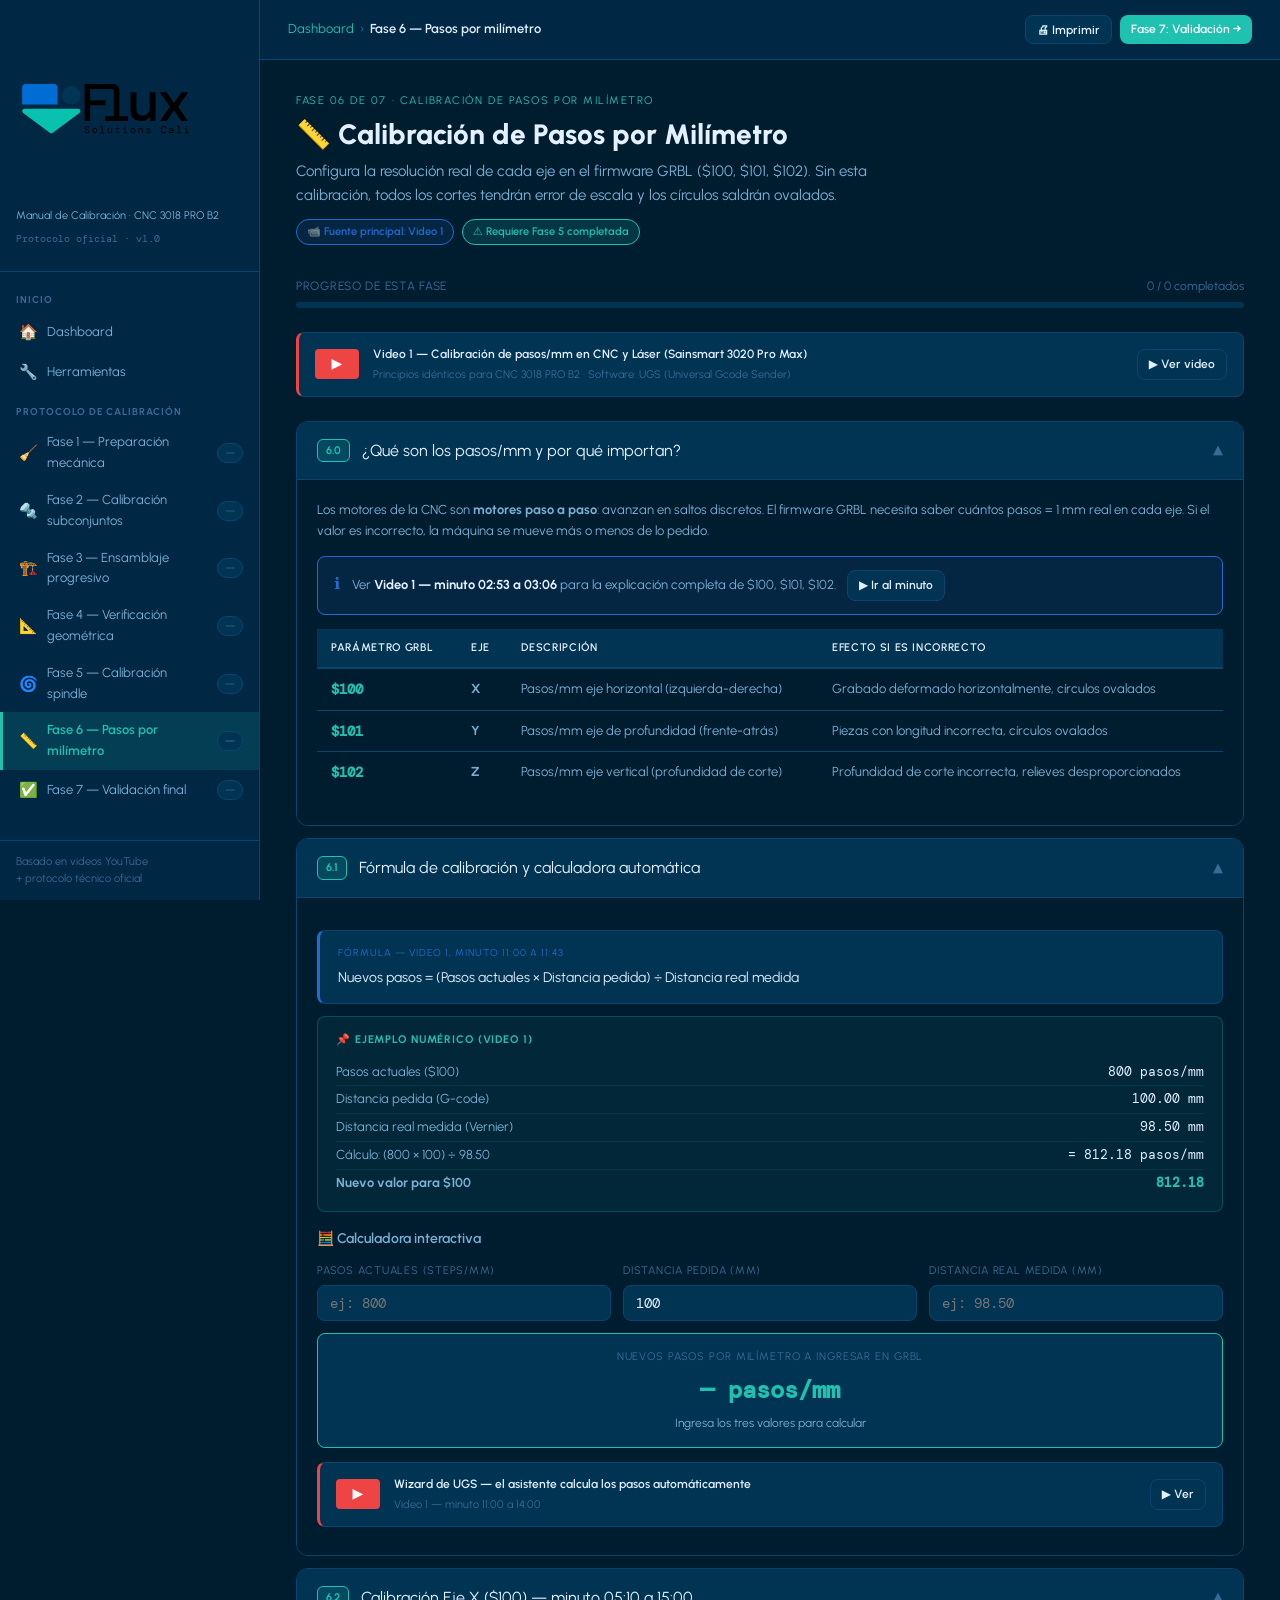
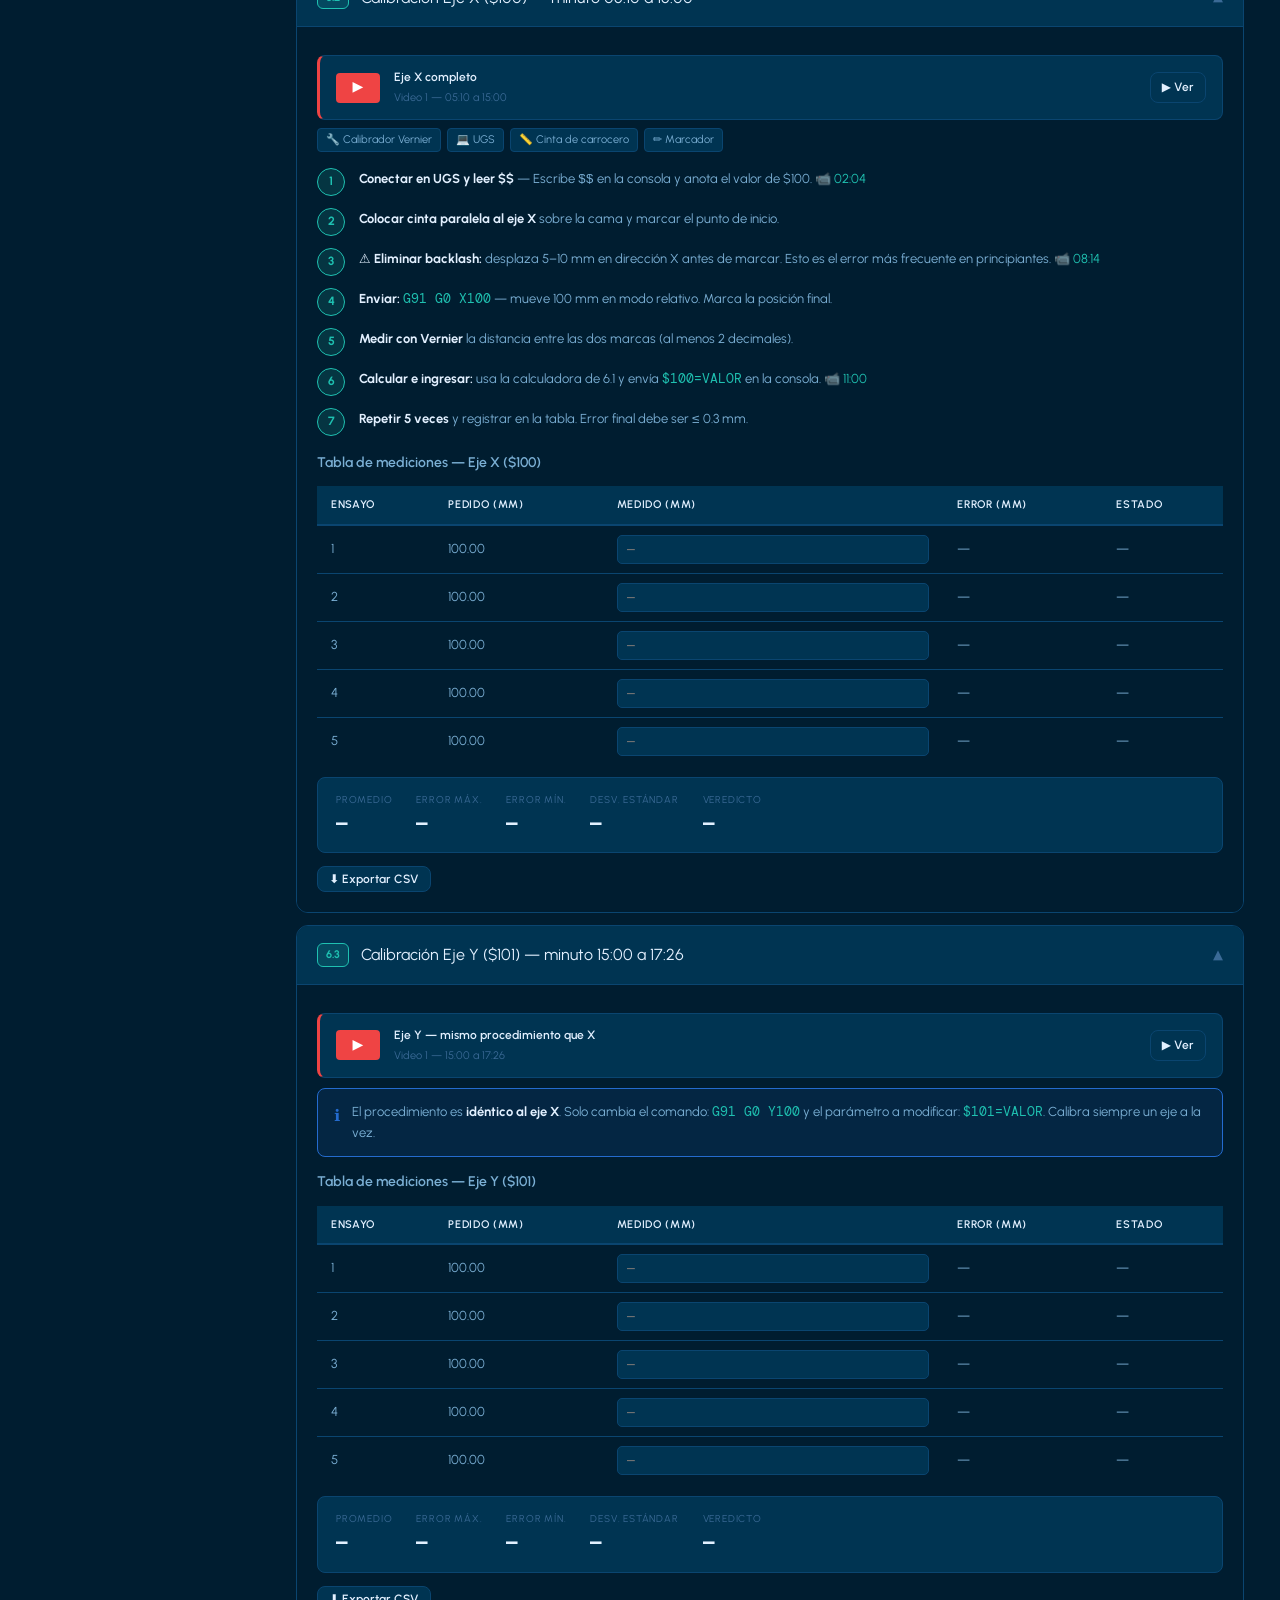
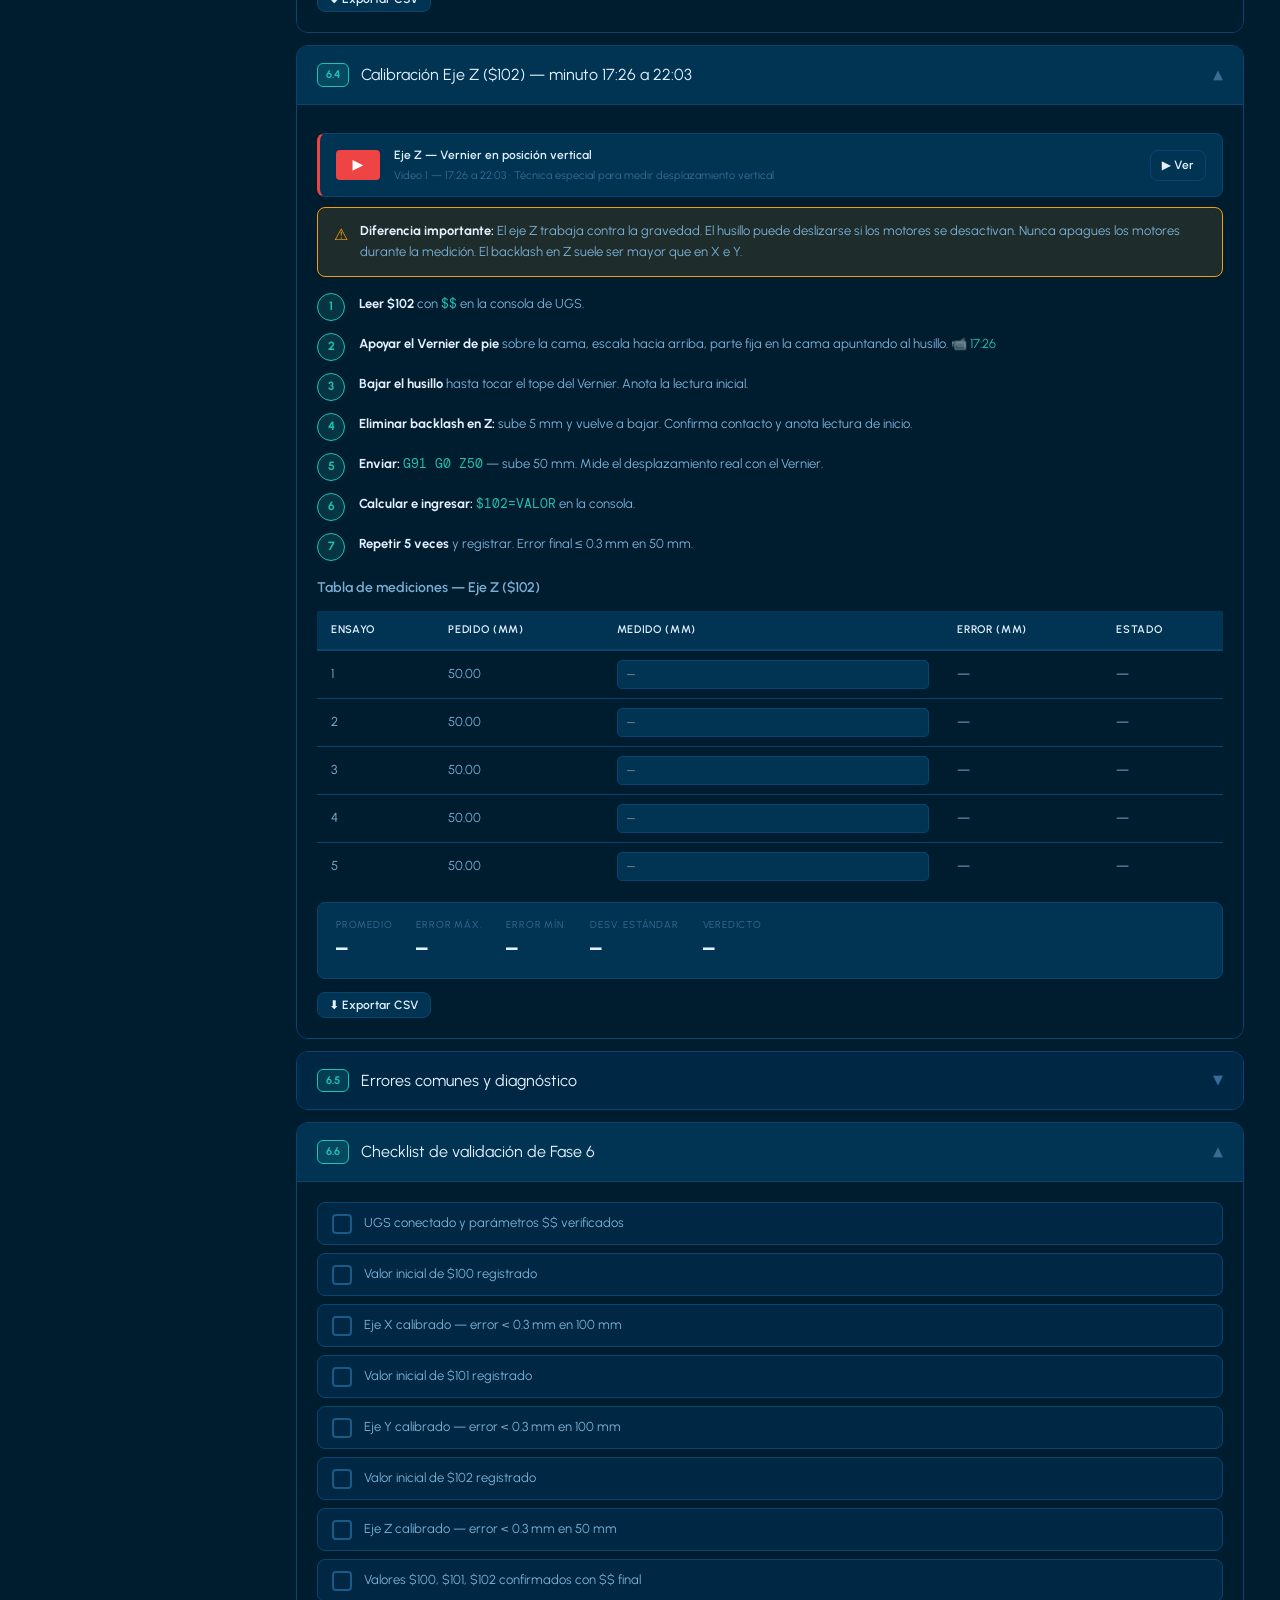
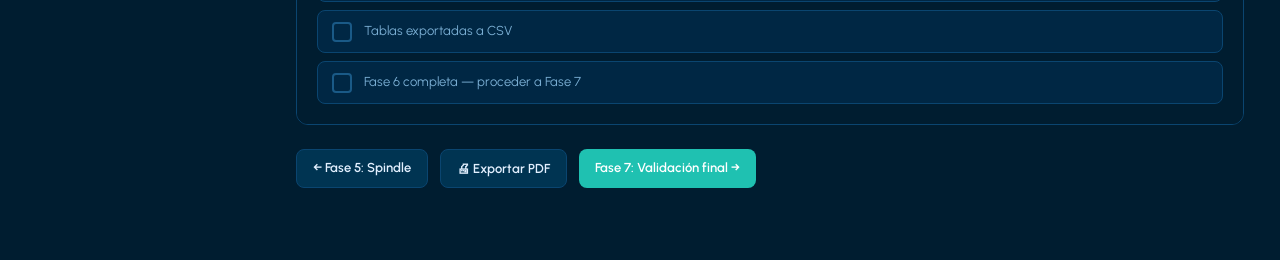
<file: fase6.html>
<!DOCTYPE html>
<html lang="es">
<head>
  <meta charset="UTF-8"/>
  <meta name="viewport" content="width=device-width, initial-scale=1.0"/>
  <title>Fase 6 — Pasos por Milímetro · CNC 3018 PRO B2</title>
  <link rel="stylesheet" href="style.css"/>
  <style>
    /* ── Calculadora ── */
    .calc-grid { display:grid; grid-template-columns:repeat(3,1fr); gap:12px; margin:12px 0; }
    .calc-field label { display:block; font-size:11px; color:var(--text3); text-transform:uppercase; letter-spacing:.07em; margin-bottom:5px; font-family:var(--font-display); }
    .calc-field input { width:100%; background:var(--bg3); border:1px solid var(--border); color:var(--text); border-radius:var(--radius); padding:8px 12px; font-family:var(--font-data); font-size:14px; }
    .calc-field input:focus { outline:none; border-color:var(--accent); }
    .calc-result { background:var(--bg3); border:1px solid var(--accent); border-radius:var(--radius); padding:14px 18px; text-align:center; margin-top:12px; }
    .calc-result-label { font-size:11px; color:var(--text3); text-transform:uppercase; letter-spacing:.08em; margin-bottom:6px; font-family:var(--font-display); }
    .calc-result-value { font-family:var(--font-data); font-size:24px; font-weight:800; color:var(--accent); }
    .calc-result-sub { font-size:12px; color:var(--text2); margin-top:4px; }
    /* ── Tabla de eje ── */
    .summary-grid { display:grid; grid-template-columns:repeat(5,1fr); gap:10px; background:var(--bg3); border:1px solid var(--border); border-radius:var(--radius); padding:12px 14px; margin-top:6px; }
    /* ── Param table ── */
    .param-tag { font-family:var(--font-data); color:var(--accent); font-weight:700; font-size:14px; }
    /* ── Example block ── */
    .example-block { background:rgba(31,193,177,.06); border:1px solid rgba(31,193,177,.25); border-radius:var(--radius); padding:14px 18px; margin:12px 0; font-size:13px; }
    .example-block .ex-title { color:var(--accent); font-weight:700; font-size:11px; text-transform:uppercase; letter-spacing:.08em; margin-bottom:10px; }
    .ex-line { display:flex; justify-content:space-between; padding:3px 0; border-bottom:1px solid rgba(31,193,177,.1); }
    .ex-line:last-child { border:none; font-weight:700; color:var(--accent); }
    .ex-key { color:var(--text2); }
    .ex-val { font-family:var(--font-data); }
    /* ── Diag grid ── */
    .diag-grid { display:grid; grid-template-columns:1fr 1fr; gap:10px; margin:12px 0; }
    .diag-item { background:var(--bg3); border-radius:var(--radius); padding:12px 14px; border-left:3px solid var(--red); font-size:13px; }
    .diag-title { font-weight:700; color:var(--text); margin-bottom:4px; font-size:12px; }
    .diag-fix { color:var(--text2); }
    @media(max-width:700px){ .calc-grid{grid-template-columns:1fr;} .summary-grid{grid-template-columns:1fr 1fr;} .diag-grid{grid-template-columns:1fr;} }
  </style>
</head>
<body>
<div class="app-shell">
  <div id="sidebar-mount"></div>

  <main class="main">
    <!-- ═══════════════════ TOPBAR ═══════════════════════════ -->
    <div class="topbar">
      <button class="menu-toggle" id="menuToggle">☰</button>
      <div class="topbar-breadcrumb">
        <a href="index.html">Dashboard</a>
        <span class="crumb-sep">›</span>
        <span class="crumb-current">Fase 6 — Pasos por milímetro</span>
      </div>
      <div class="topbar-actions">
        <button class="btn btn-secondary btn-sm" onclick="exportPDF()">🖨 Imprimir</button>
        <a href="fase7.html" class="btn btn-primary btn-sm">Fase 7: Validación →</a>
      </div>
    </div>

    <div class="page-content">

      <!-- ═══════ ENCABEZADO ═══════ -->
      <div class="page-header">
        <div class="page-eyebrow">Fase 06 de 07 · Calibración de pasos por milímetro</div>
        <h1 class="page-title">📏 Calibración de Pasos por Milímetro</h1>
        <p class="page-subtitle">
          Configura la resolución real de cada eje en el firmware GRBL ($100, $101, $102).
          Sin esta calibración, todos los cortes tendrán error de escala y los círculos saldrán ovalados.
        </p>
        <div style="margin-top:12px;display:flex;gap:8px;flex-wrap:wrap;">
          <span class="badge badge-blue">📹 Fuente principal: Video 1</span>
          <span class="badge badge-orange">⚠️ Requiere Fase 5 completada</span>
        </div>
      </div>

      <!-- ═══════ BARRA DE PROGRESO ═══════ -->
      <div style="margin-bottom:24px;">
        <div style="display:flex;justify-content:space-between;font-size:12px;color:var(--text3);margin-bottom:4px;">
          <span style="font-family:var(--font-display);text-transform:uppercase;letter-spacing:.06em;">Progreso de esta fase</span>
          <span id="phaseProgressLabel">0 / 0 completados</span>
        </div>
        <div class="progress-bar-wrap"><div class="progress-bar-fill" id="phaseProgressFill" style="width:0%"></div></div>
      </div>

      <!-- ═══════ VIDEO REF PRINCIPAL ═══════ -->
      <div class="video-ref" style="margin-bottom:24px;">
        <div class="video-thumb">▶</div>
        <div class="video-info">
          <div class="video-title">Video 1 — Calibración de pasos/mm en CNC y Láser (Sainsmart 3020 Pro Max)</div>
          <div class="video-timestamp">Principios idénticos para CNC 3018 PRO B2 · Software: UGS (Universal Gcode Sender)</div>
        </div>
        <div class="video-btn">
          <a href="https://www.youtube.com/watch?v=nGwUf8uNWBU" target="_blank" class="btn btn-secondary btn-sm">▶ Ver video</a>
        </div>
      </div>

      <!-- ═══════════════════════════════════════════════════════ -->
      <!-- 6.0  QUÉ SON LOS PASOS POR MM                         -->
      <!-- ═══════════════════════════════════════════════════════ -->
      <div class="accordion" id="acc60">
        <div class="accordion-header open">
          <span class="accordion-phase-num">6.0</span>
          <span>¿Qué son los pasos/mm y por qué importan?</span>
          <span class="accordion-chevron">▼</span>
        </div>
        <div class="accordion-body open">
          <p style="font-size:13px;color:var(--text2);margin-bottom:14px;">
            Los motores de la CNC son <strong>motores paso a paso</strong>: avanzan en saltos discretos.
            El firmware GRBL necesita saber cuántos pasos = 1 mm real en cada eje.
            Si el valor es incorrecto, la máquina se mueve más o menos de lo pedido.
          </p>
          <div class="alert alert-info" style="margin-bottom:14px;">
            <span class="alert-icon">ℹ️</span>
            <div class="alert-text">Ver <strong>Video 1 — minuto 02:53 a 03:06</strong> para la explicación completa de $100, $101, $102.
            <a href="https://www.youtube.com/watch?v=nGwUf8uNWBU&t=173" target="_blank" class="btn btn-secondary btn-sm" style="margin-left:8px;">▶ Ir al minuto</a></div>
          </div>
          <div class="table-wrap">
            <table>
              <thead><tr><th>Parámetro GRBL</th><th>Eje</th><th>Descripción</th><th>Efecto si es incorrecto</th></tr></thead>
              <tbody>
                <tr><td><span class="param-tag">$100</span></td><td><strong>X</strong></td><td>Pasos/mm eje horizontal (izquierda-derecha)</td><td>Grabado deformado horizontalmente, círculos ovalados</td></tr>
                <tr><td><span class="param-tag">$101</span></td><td><strong>Y</strong></td><td>Pasos/mm eje de profundidad (frente-atrás)</td><td>Piezas con longitud incorrecta, círculos ovalados</td></tr>
                <tr><td><span class="param-tag">$102</span></td><td><strong>Z</strong></td><td>Pasos/mm eje vertical (profundidad de corte)</td><td>Profundidad de corte incorrecta, relieves desproporcionados</td></tr>
              </tbody>
            </table>
          </div>
        </div>
      </div>

      <!-- ═══════════════════════════════════════════════════════ -->
      <!-- 6.1  FÓRMULA Y CALCULADORA                            -->
      <!-- ═══════════════════════════════════════════════════════ -->
      <div class="accordion" id="acc61">
        <div class="accordion-header open">
          <span class="accordion-phase-num">6.1</span>
          <span>Fórmula de calibración y calculadora automática</span>
          <span class="accordion-chevron">▼</span>
        </div>
        <div class="accordion-body open">
          <div class="formula-box">
            <div class="formula-label">Fórmula — Video 1, minuto 11:00 a 11:43</div>
            Nuevos pasos = (Pasos actuales × Distancia pedida) ÷ Distancia real medida
          </div>
          <div class="example-block">
            <div class="ex-title">📌 Ejemplo numérico (Video 1)</div>
            <div class="ex-line"><span class="ex-key">Pasos actuales ($100)</span><span class="ex-val">800 pasos/mm</span></div>
            <div class="ex-line"><span class="ex-key">Distancia pedida (G-code)</span><span class="ex-val">100.00 mm</span></div>
            <div class="ex-line"><span class="ex-key">Distancia real medida (Vernier)</span><span class="ex-val">98.50 mm</span></div>
            <div class="ex-line"><span class="ex-key">Cálculo: (800 × 100) ÷ 98.50</span><span class="ex-val">= 812.18 pasos/mm</span></div>
            <div class="ex-line"><span class="ex-key">Nuevo valor para $100</span><span class="ex-val">812.18</span></div>
          </div>
          <h4 style="margin:16px 0 8px;">🧮 Calculadora interactiva</h4>
          <div class="calc-grid">
            <div class="calc-field"><label>Pasos actuales (steps/mm)</label><input type="number" id="calc_current" placeholder="ej: 800" step="0.01"/></div>
            <div class="calc-field"><label>Distancia pedida (mm)</label><input type="number" id="calc_requested" placeholder="ej: 100" step="0.01" value="100"/></div>
            <div class="calc-field"><label>Distancia real medida (mm)</label><input type="number" id="calc_real" placeholder="ej: 98.50" step="0.01"/></div>
          </div>
          <div class="calc-result">
            <div class="calc-result-label">Nuevos pasos por milímetro a ingresar en GRBL</div>
            <div class="calc-result-value" id="calc_output">— pasos/mm</div>
            <div class="calc-result-sub" id="calc_error_pct">Ingresa los tres valores para calcular</div>
          </div>
          <div class="video-ref" style="margin-top:14px;">
            <div class="video-thumb">▶</div>
            <div class="video-info">
              <div class="video-title">Wizard de UGS — el asistente calcula los pasos automáticamente</div>
              <div class="video-timestamp">Video 1 — minuto 11:00 a 14:00</div>
            </div>
            <div class="video-btn"><a href="https://www.youtube.com/watch?v=nGwUf8uNWBU&t=660" target="_blank" class="btn btn-secondary btn-sm">▶ Ver</a></div>
          </div>
        </div>
      </div>

      <!-- ═══════════════════════════════════════════════════════ -->
      <!-- 6.2  EJE X                                            -->
      <!-- ═══════════════════════════════════════════════════════ -->
      <div class="accordion" id="acc62">
        <div class="accordion-header open">
          <span class="accordion-phase-num">6.2</span>
          <span>Calibración Eje X ($100) — minuto 05:10 a 15:00</span>
          <span class="accordion-chevron">▼</span>
        </div>
        <div class="accordion-body open">
          <div class="video-ref">
            <div class="video-thumb">▶</div>
            <div class="video-info"><div class="video-title">Eje X completo</div><div class="video-timestamp">Video 1 — 05:10 a 15:00</div></div>
            <div class="video-btn"><a href="https://www.youtube.com/watch?v=nGwUf8uNWBU&t=310" target="_blank" class="btn btn-secondary btn-sm">▶ Ver</a></div>
          </div>
          <div class="tag-list"><span class="tag">🔧 Calibrador Vernier</span><span class="tag">💻 UGS</span><span class="tag">📏 Cinta de carrocero</span><span class="tag">✏️ Marcador</span></div>
          <ol class="step-list" style="margin:14px 0;">
            <li class="step-item"><div class="step-num">1</div><div class="step-content"><strong>Conectar en UGS y leer $$</strong> — Escribe <code>$$</code> en la consola y anota el valor de $100. <a href="https://www.youtube.com/watch?v=nGwUf8uNWBU&t=124" target="_blank" style="color:var(--accent);">📹 02:04</a></div></li>
            <li class="step-item"><div class="step-num">2</div><div class="step-content"><strong>Colocar cinta paralela al eje X</strong> sobre la cama y marcar el punto de inicio.</div></li>
            <li class="step-item"><div class="step-num">3</div><div class="step-content"><strong>⚠️ Eliminar backlash:</strong> desplaza 5–10 mm en dirección X antes de marcar. Esto es el error más frecuente en principiantes. <a href="https://www.youtube.com/watch?v=nGwUf8uNWBU&t=494" target="_blank" style="color:var(--accent);">📹 08:14</a></div></li>
            <li class="step-item"><div class="step-num">4</div><div class="step-content"><strong>Enviar:</strong> <code style="font-family:var(--font-data);color:var(--accent);">G91 G0 X100</code> — mueve 100 mm en modo relativo. Marca la posición final.</div></li>
            <li class="step-item"><div class="step-num">5</div><div class="step-content"><strong>Medir con Vernier</strong> la distancia entre las dos marcas (al menos 2 decimales).</div></li>
            <li class="step-item"><div class="step-num">6</div><div class="step-content"><strong>Calcular e ingresar:</strong> usa la calculadora de 6.1 y envía <code style="font-family:var(--font-data);color:var(--accent);">$100=VALOR</code> en la consola. <a href="https://www.youtube.com/watch?v=nGwUf8uNWBU&t=660" target="_blank" style="color:var(--accent);">📹 11:00</a></div></li>
            <li class="step-item"><div class="step-num">7</div><div class="step-content"><strong>Repetir 5 veces</strong> y registrar en la tabla. Error final debe ser ≤ 0.3 mm.</div></li>
          </ol>
          <h4 style="margin:16px 0 6px;">Tabla de mediciones — Eje X ($100)</h4>
          <div class="table-wrap">
            <table id="tbl_x">
              <thead><tr><th>Ensayo</th><th>Pedido (mm)</th><th>Medido (mm)</th><th>Error (mm)</th><th>Estado</th></tr></thead>
              <tbody>
                <tr data-row="1"><td>1</td><td>100.00</td><td><input class="table-input" data-col="measured" data-row="1" type="number" step="0.01" placeholder="—"/></td><td data-col="error">—</td><td data-col="status">—</td></tr>
                <tr data-row="2"><td>2</td><td>100.00</td><td><input class="table-input" data-col="measured" data-row="2" type="number" step="0.01" placeholder="—"/></td><td data-col="error">—</td><td data-col="status">—</td></tr>
                <tr data-row="3"><td>3</td><td>100.00</td><td><input class="table-input" data-col="measured" data-row="3" type="number" step="0.01" placeholder="—"/></td><td data-col="error">—</td><td data-col="status">—</td></tr>
                <tr data-row="4"><td>4</td><td>100.00</td><td><input class="table-input" data-col="measured" data-row="4" type="number" step="0.01" placeholder="—"/></td><td data-col="error">—</td><td data-col="status">—</td></tr>
                <tr data-row="5"><td>5</td><td>100.00</td><td><input class="table-input" data-col="measured" data-row="5" type="number" step="0.01" placeholder="—"/></td><td data-col="error">—</td><td data-col="status">—</td></tr>
              </tbody>
            </table>
          </div>
          <div class="stats-box"><div class="stats-row" id="tbl_x_summary">
            <div class="stat-item"><div class="stat-label">Promedio</div><div class="stat-value table-calc" data-stat="avg">—</div></div>
            <div class="stat-item"><div class="stat-label">Error máx.</div><div class="stat-value table-calc" data-stat="max">—</div></div>
            <div class="stat-item"><div class="stat-label">Error mín.</div><div class="stat-value table-calc" data-stat="min">—</div></div>
            <div class="stat-item"><div class="stat-label">Desv. estándar</div><div class="stat-value table-calc" data-stat="std">—</div></div>
            <div class="stat-item"><div class="stat-label">Veredicto</div><div class="stat-value" data-stat="verdict">—</div></div>
          </div></div>
          <div style="margin-top:8px;"><button class="btn btn-secondary btn-sm" onclick="exportCSV('tbl_x','eje_x_pasos.csv')">⬇ Exportar CSV</button></div>
        </div>
      </div>

      <!-- ═══════════════════════════════════════════════════════ -->
      <!-- 6.3  EJE Y                                            -->
      <!-- ═══════════════════════════════════════════════════════ -->
      <div class="accordion" id="acc63">
        <div class="accordion-header open">
          <span class="accordion-phase-num">6.3</span>
          <span>Calibración Eje Y ($101) — minuto 15:00 a 17:26</span>
          <span class="accordion-chevron">▼</span>
        </div>
        <div class="accordion-body open">
          <div class="video-ref">
            <div class="video-thumb">▶</div>
            <div class="video-info"><div class="video-title">Eje Y — mismo procedimiento que X</div><div class="video-timestamp">Video 1 — 15:00 a 17:26</div></div>
            <div class="video-btn"><a href="https://www.youtube.com/watch?v=nGwUf8uNWBU&t=900" target="_blank" class="btn btn-secondary btn-sm">▶ Ver</a></div>
          </div>
          <div class="alert alert-info"><span class="alert-icon">ℹ️</span><div class="alert-text">El procedimiento es <strong>idéntico al eje X</strong>. Solo cambia el comando: <code style="font-family:var(--font-data);color:var(--accent);">G91 G0 Y100</code> y el parámetro a modificar: <code style="font-family:var(--font-data);color:var(--accent);">$101=VALOR</code>. Calibra siempre un eje a la vez.</div></div>
          <h4 style="margin:14px 0 6px;">Tabla de mediciones — Eje Y ($101)</h4>
          <div class="table-wrap">
            <table id="tbl_y">
              <thead><tr><th>Ensayo</th><th>Pedido (mm)</th><th>Medido (mm)</th><th>Error (mm)</th><th>Estado</th></tr></thead>
              <tbody>
                <tr data-row="1"><td>1</td><td>100.00</td><td><input class="table-input" data-col="measured" data-row="1" type="number" step="0.01" placeholder="—"/></td><td data-col="error">—</td><td data-col="status">—</td></tr>
                <tr data-row="2"><td>2</td><td>100.00</td><td><input class="table-input" data-col="measured" data-row="2" type="number" step="0.01" placeholder="—"/></td><td data-col="error">—</td><td data-col="status">—</td></tr>
                <tr data-row="3"><td>3</td><td>100.00</td><td><input class="table-input" data-col="measured" data-row="3" type="number" step="0.01" placeholder="—"/></td><td data-col="error">—</td><td data-col="status">—</td></tr>
                <tr data-row="4"><td>4</td><td>100.00</td><td><input class="table-input" data-col="measured" data-row="4" type="number" step="0.01" placeholder="—"/></td><td data-col="error">—</td><td data-col="status">—</td></tr>
                <tr data-row="5"><td>5</td><td>100.00</td><td><input class="table-input" data-col="measured" data-row="5" type="number" step="0.01" placeholder="—"/></td><td data-col="error">—</td><td data-col="status">—</td></tr>
              </tbody>
            </table>
          </div>
          <div class="stats-box"><div class="stats-row" id="tbl_y_summary">
            <div class="stat-item"><div class="stat-label">Promedio</div><div class="stat-value table-calc" data-stat="avg">—</div></div>
            <div class="stat-item"><div class="stat-label">Error máx.</div><div class="stat-value table-calc" data-stat="max">—</div></div>
            <div class="stat-item"><div class="stat-label">Error mín.</div><div class="stat-value table-calc" data-stat="min">—</div></div>
            <div class="stat-item"><div class="stat-label">Desv. estándar</div><div class="stat-value table-calc" data-stat="std">—</div></div>
            <div class="stat-item"><div class="stat-label">Veredicto</div><div class="stat-value" data-stat="verdict">—</div></div>
          </div></div>
          <div style="margin-top:8px;"><button class="btn btn-secondary btn-sm" onclick="exportCSV('tbl_y','eje_y_pasos.csv')">⬇ Exportar CSV</button></div>
        </div>
      </div>

      <!-- ═══════════════════════════════════════════════════════ -->
      <!-- 6.4  EJE Z                                            -->
      <!-- ═══════════════════════════════════════════════════════ -->
      <div class="accordion" id="acc64">
        <div class="accordion-header open">
          <span class="accordion-phase-num">6.4</span>
          <span>Calibración Eje Z ($102) — minuto 17:26 a 22:03</span>
          <span class="accordion-chevron">▼</span>
        </div>
        <div class="accordion-body open">
          <div class="video-ref">
            <div class="video-thumb">▶</div>
            <div class="video-info"><div class="video-title">Eje Z — Vernier en posición vertical</div><div class="video-timestamp">Video 1 — 17:26 a 22:03 · Técnica especial para medir desplazamiento vertical</div></div>
            <div class="video-btn"><a href="https://www.youtube.com/watch?v=nGwUf8uNWBU&t=1046" target="_blank" class="btn btn-secondary btn-sm">▶ Ver</a></div>
          </div>
          <div class="alert alert-warning"><span class="alert-icon">⚠️</span><div class="alert-text"><strong>Diferencia importante:</strong> El eje Z trabaja contra la gravedad. El husillo puede deslizarse si los motores se desactivan. Nunca apagues los motores durante la medición. El backlash en Z suele ser mayor que en X e Y.</div></div>
          <ol class="step-list" style="margin:14px 0;">
            <li class="step-item"><div class="step-num">1</div><div class="step-content"><strong>Leer $102</strong> con <code style="font-family:var(--font-data);color:var(--accent);">$$</code> en la consola de UGS.</div></li>
            <li class="step-item"><div class="step-num">2</div><div class="step-content"><strong>Apoyar el Vernier de pie</strong> sobre la cama, escala hacia arriba, parte fija en la cama apuntando al husillo. <a href="https://www.youtube.com/watch?v=nGwUf8uNWBU&t=1046" target="_blank" style="color:var(--accent);">📹 17:26</a></div></li>
            <li class="step-item"><div class="step-num">3</div><div class="step-content"><strong>Bajar el husillo</strong> hasta tocar el tope del Vernier. Anota la lectura inicial.</div></li>
            <li class="step-item"><div class="step-num">4</div><div class="step-content"><strong>Eliminar backlash en Z:</strong> sube 5 mm y vuelve a bajar. Confirma contacto y anota lectura de inicio.</div></li>
            <li class="step-item"><div class="step-num">5</div><div class="step-content"><strong>Enviar:</strong> <code style="font-family:var(--font-data);color:var(--accent);">G91 G0 Z50</code> — sube 50 mm. Mide el desplazamiento real con el Vernier.</div></li>
            <li class="step-item"><div class="step-num">6</div><div class="step-content"><strong>Calcular e ingresar:</strong> <code style="font-family:var(--font-data);color:var(--accent);">$102=VALOR</code> en la consola.</div></li>
            <li class="step-item"><div class="step-num">7</div><div class="step-content"><strong>Repetir 5 veces</strong> y registrar. Error final ≤ 0.3 mm en 50 mm.</div></li>
          </ol>
          <h4 style="margin:16px 0 6px;">Tabla de mediciones — Eje Z ($102)</h4>
          <div class="table-wrap">
            <table id="tbl_z">
              <thead><tr><th>Ensayo</th><th>Pedido (mm)</th><th>Medido (mm)</th><th>Error (mm)</th><th>Estado</th></tr></thead>
              <tbody>
                <tr data-row="1"><td>1</td><td>50.00</td><td><input class="table-input" data-col="measured" data-row="1" type="number" step="0.01" placeholder="—"/></td><td data-col="error">—</td><td data-col="status">—</td></tr>
                <tr data-row="2"><td>2</td><td>50.00</td><td><input class="table-input" data-col="measured" data-row="2" type="number" step="0.01" placeholder="—"/></td><td data-col="error">—</td><td data-col="status">—</td></tr>
                <tr data-row="3"><td>3</td><td>50.00</td><td><input class="table-input" data-col="measured" data-row="3" type="number" step="0.01" placeholder="—"/></td><td data-col="error">—</td><td data-col="status">—</td></tr>
                <tr data-row="4"><td>4</td><td>50.00</td><td><input class="table-input" data-col="measured" data-row="4" type="number" step="0.01" placeholder="—"/></td><td data-col="error">—</td><td data-col="status">—</td></tr>
                <tr data-row="5"><td>5</td><td>50.00</td><td><input class="table-input" data-col="measured" data-row="5" type="number" step="0.01" placeholder="—"/></td><td data-col="error">—</td><td data-col="status">—</td></tr>
              </tbody>
            </table>
          </div>
          <div class="stats-box"><div class="stats-row" id="tbl_z_summary">
            <div class="stat-item"><div class="stat-label">Promedio</div><div class="stat-value table-calc" data-stat="avg">—</div></div>
            <div class="stat-item"><div class="stat-label">Error máx.</div><div class="stat-value table-calc" data-stat="max">—</div></div>
            <div class="stat-item"><div class="stat-label">Error mín.</div><div class="stat-value table-calc" data-stat="min">—</div></div>
            <div class="stat-item"><div class="stat-label">Desv. estándar</div><div class="stat-value table-calc" data-stat="std">—</div></div>
            <div class="stat-item"><div class="stat-label">Veredicto</div><div class="stat-value" data-stat="verdict">—</div></div>
          </div></div>
          <div style="margin-top:8px;"><button class="btn btn-secondary btn-sm" onclick="exportCSV('tbl_z','eje_z_pasos.csv')">⬇ Exportar CSV</button></div>
        </div>
      </div>

      <!-- ═══════════════════════════════════════════════════════ -->
      <!-- 6.5  DIAGNÓSTICO                                      -->
      <!-- ═══════════════════════════════════════════════════════ -->
      <div class="accordion" id="acc65">
        <div class="accordion-header">
          <span class="accordion-phase-num">6.5</span>
          <span>Errores comunes y diagnóstico</span>
          <span class="accordion-chevron">▼</span>
        </div>
        <div class="accordion-body">
          <div class="diag-grid">
            <div class="diag-item"><div class="diag-title">Error diferente en cada ensayo</div><div class="diag-fix">→ Backlash no eliminado. Revisar tuercas anti-backlash del husillo.</div></div>
            <div class="diag-item"><div class="diag-title">Error siempre en el mismo sentido</div><div class="diag-fix">→ Valor de pasos/mm incorrecto. Recalcular con la fórmula o usar el Wizard de UGS.</div></div>
            <div class="diag-item"><div class="diag-title">Los valores $100/$101/$102 no se guardan</div><div class="diag-fix">→ Verificar conexión USB. Puede requerirse <code>$RST=*</code>.</div></div>
            <div class="diag-item"><div class="diag-title">Error muy grande (&gt;5 mm en 100 mm)</div><div class="diag-fix">→ El valor de microstepping puede estar mal. Revisa los jumpers de la placa controladora.</div></div>
            <div class="diag-item"><div class="diag-title">Medición imprecisa con el Vernier</div><div class="diag-fix">→ Asegura que las mordazas queden perpendiculares. Una leve inclinación genera error.</div></div>
            <div class="diag-item"><div class="diag-title">Calibrando varios ejes a la vez</div><div class="diag-fix">→ Trabaja SIEMPRE un eje a la vez. Si modificas $100 y $101 juntos no sabrás cuál era el problema.</div></div>
          </div>
        </div>
      </div>

      <!-- ═══════════════════════════════════════════════════════ -->
      <!-- 6.6  CHECKLIST                                        -->
      <!-- ═══════════════════════════════════════════════════════ -->
      <div class="accordion" id="acc66">
        <div class="accordion-header open">
          <span class="accordion-phase-num">6.6</span>
          <span>Checklist de validación de Fase 6</span>
          <span class="accordion-chevron">▼</span>
        </div>
        <div class="accordion-body open">
          <ul class="checklist">
            <li class="check-item"><div class="check-box"></div><span class="check-label">UGS conectado y parámetros $$ verificados</span></li>
            <li class="check-item"><div class="check-box"></div><span class="check-label">Valor inicial de $100 registrado</span></li>
            <li class="check-item"><div class="check-box"></div><span class="check-label">Eje X calibrado — error &lt; 0.3 mm en 100 mm</span></li>
            <li class="check-item"><div class="check-box"></div><span class="check-label">Valor inicial de $101 registrado</span></li>
            <li class="check-item"><div class="check-box"></div><span class="check-label">Eje Y calibrado — error &lt; 0.3 mm en 100 mm</span></li>
            <li class="check-item"><div class="check-box"></div><span class="check-label">Valor inicial de $102 registrado</span></li>
            <li class="check-item"><div class="check-box"></div><span class="check-label">Eje Z calibrado — error &lt; 0.3 mm en 50 mm</span></li>
            <li class="check-item"><div class="check-box"></div><span class="check-label">Valores $100, $101, $102 confirmados con $$ final</span></li>
            <li class="check-item"><div class="check-box"></div><span class="check-label">Tablas exportadas a CSV</span></li>
            <li class="check-item"><div class="check-box"></div><span class="check-label">Fase 6 completa — proceder a Fase 7</span></li>
          </ul>
        </div>
      </div>

      <!-- NAV BOTONES -->
      <div style="display:flex;gap:12px;flex-wrap:wrap;margin-top:24px;margin-bottom:40px;">
        <a href="fase5.html" class="btn btn-secondary">← Fase 5: Spindle</a>
        <button class="btn btn-secondary" onclick="exportPDF()">🖨 Exportar PDF</button>
        <a href="fase7.html" class="btn btn-primary">Fase 7: Validación final →</a>
      </div>

    </div><!-- /page-content -->
  </main>
</div><!-- /app-shell -->

<script src="sidebar.js"></script>
<script src="nav.js"></script>
<script>
}

/* ── CALCULADORA ── */
function initCalc() {
  ['calc_current','calc_requested','calc_real'].forEach(id => {
    const el = document.getElementById(id);
    if (el) el.addEventListener('input', recalcCalc);
  });
}
function recalcCalc() {
  const c = parseFloat(document.getElementById('calc_current')?.value);
  const r = parseFloat(document.getElementById('calc_requested')?.value);
  const m = parseFloat(document.getElementById('calc_real')?.value);
  const out = document.getElementById('calc_output');
  const sub = document.getElementById('calc_error_pct');
  if (!out) return;
  if (!isNaN(c) && !isNaN(r) && !isNaN(m) && m > 0) {
    const ns  = (c * r) / m;
    const err = Math.abs(m - r);
    const pct = (err / r) * 100;
    out.textContent = ns.toFixed(4) + ' pasos/mm';
    sub.textContent = `Error actual: ${err.toFixed(3)} mm (${pct.toFixed(2)}%) en ${r} mm pedidos`;
    out.style.color = err <= 0.1 ? 'var(--green)' : err <= 0.3 ? 'var(--yellow)' : 'var(--red)';
  } else {
    out.textContent = '— pasos/mm';
    sub.textContent = 'Ingresa los tres valores para calcular';
    out.style.color = 'var(--accent)';
  }
}

/* ── TABLAS ── */
const AXIS = {
  tbl_x: { target:100, pass:0.1, warn:0.3 },
  tbl_y: { target:100, pass:0.1, warn:0.3 },
  tbl_z: { target:50,  pass:0.1, warn:0.3 },
};
function initAxisTable(id) {
  const cfg = AXIS[id];
  const tbl = document.getElementById(id);
  if (!tbl || !cfg) return;
  tbl.querySelectorAll('[data-col="measured"]').forEach(inp => {
    const key = `cnc_f6_${id}_${inp.dataset.row}`;
    const sv = localStorage.getItem(key);
    if (sv) inp.value = sv;
    inp.addEventListener('input', () => { localStorage.setItem(key, inp.value); recalcAxis(id, cfg); });
  });
  recalcAxis(id, cfg);
}
function recalcAxis(id, cfg) {
  const tbl = document.getElementById(id);
  if (!tbl) return;
  const errs = [];
  tbl.querySelectorAll('tbody tr').forEach(row => {
    const inp  = row.querySelector('[data-col="measured"]');
    const meas = parseFloat(inp?.value);
    if (isNaN(meas)) return;
    const err = meas - cfg.target;
    const abs = Math.abs(err);
    errs.push(abs);
    const errCell = row.querySelector('[data-col="error"]');
    if (errCell) errCell.textContent = err.toFixed(4);
    inp.classList.remove('ok','warn','fail');
    inp.classList.add(abs <= cfg.pass ? 'ok' : abs <= cfg.warn ? 'warn' : 'fail');
    const st = row.querySelector('[data-col="status"]');
    if (st) st.innerHTML = abs <= cfg.pass
      ? '<span class="badge badge-green" style="font-size:10px">✓</span>'
      : abs <= cfg.warn
        ? '<span class="badge badge-yellow" style="font-size:10px">~</span>'
        : '<span class="badge badge-red" style="font-size:10px">✗</span>';
  });
  if (!errs.length) return;
  const avg = errs.reduce((a,b)=>a+b,0)/errs.length;
  const max = Math.max(...errs);
  const min = Math.min(...errs);
  const std = Math.sqrt(errs.map(e=>(e-avg)**2).reduce((a,b)=>a+b,0)/errs.length);
  const sum = document.getElementById(id+'_summary');
  if (!sum) return;
  sum.querySelector('[data-stat="avg"]').textContent = avg.toFixed(4)+' mm';
  sum.querySelector('[data-stat="max"]').textContent = max.toFixed(4)+' mm';
  sum.querySelector('[data-stat="min"]').textContent = min.toFixed(4)+' mm';
  sum.querySelector('[data-stat="std"]').textContent = std.toFixed(4)+' mm';
  const v = sum.querySelector('[data-stat="verdict"]');
  if (v) v.innerHTML = avg <= cfg.pass
    ? '<span class="badge badge-green">🟢 APROBADO</span>'
    : avg <= cfg.warn
      ? '<span class="badge badge-yellow">🟡 ACEPTABLE</span>'
      : '<span class="badge badge-red">🔴 REQUIERE AJUSTE</span>';
}

document.addEventListener('DOMContentLoaded', () => {
  initCalc();
  initAxisTable('tbl_x');
  initAxisTable('tbl_y');
  initAxisTable('tbl_z');
  initChecklists('fase6');
  updatePhaseProgress();
});
</script>
</body>
</html>
</file>
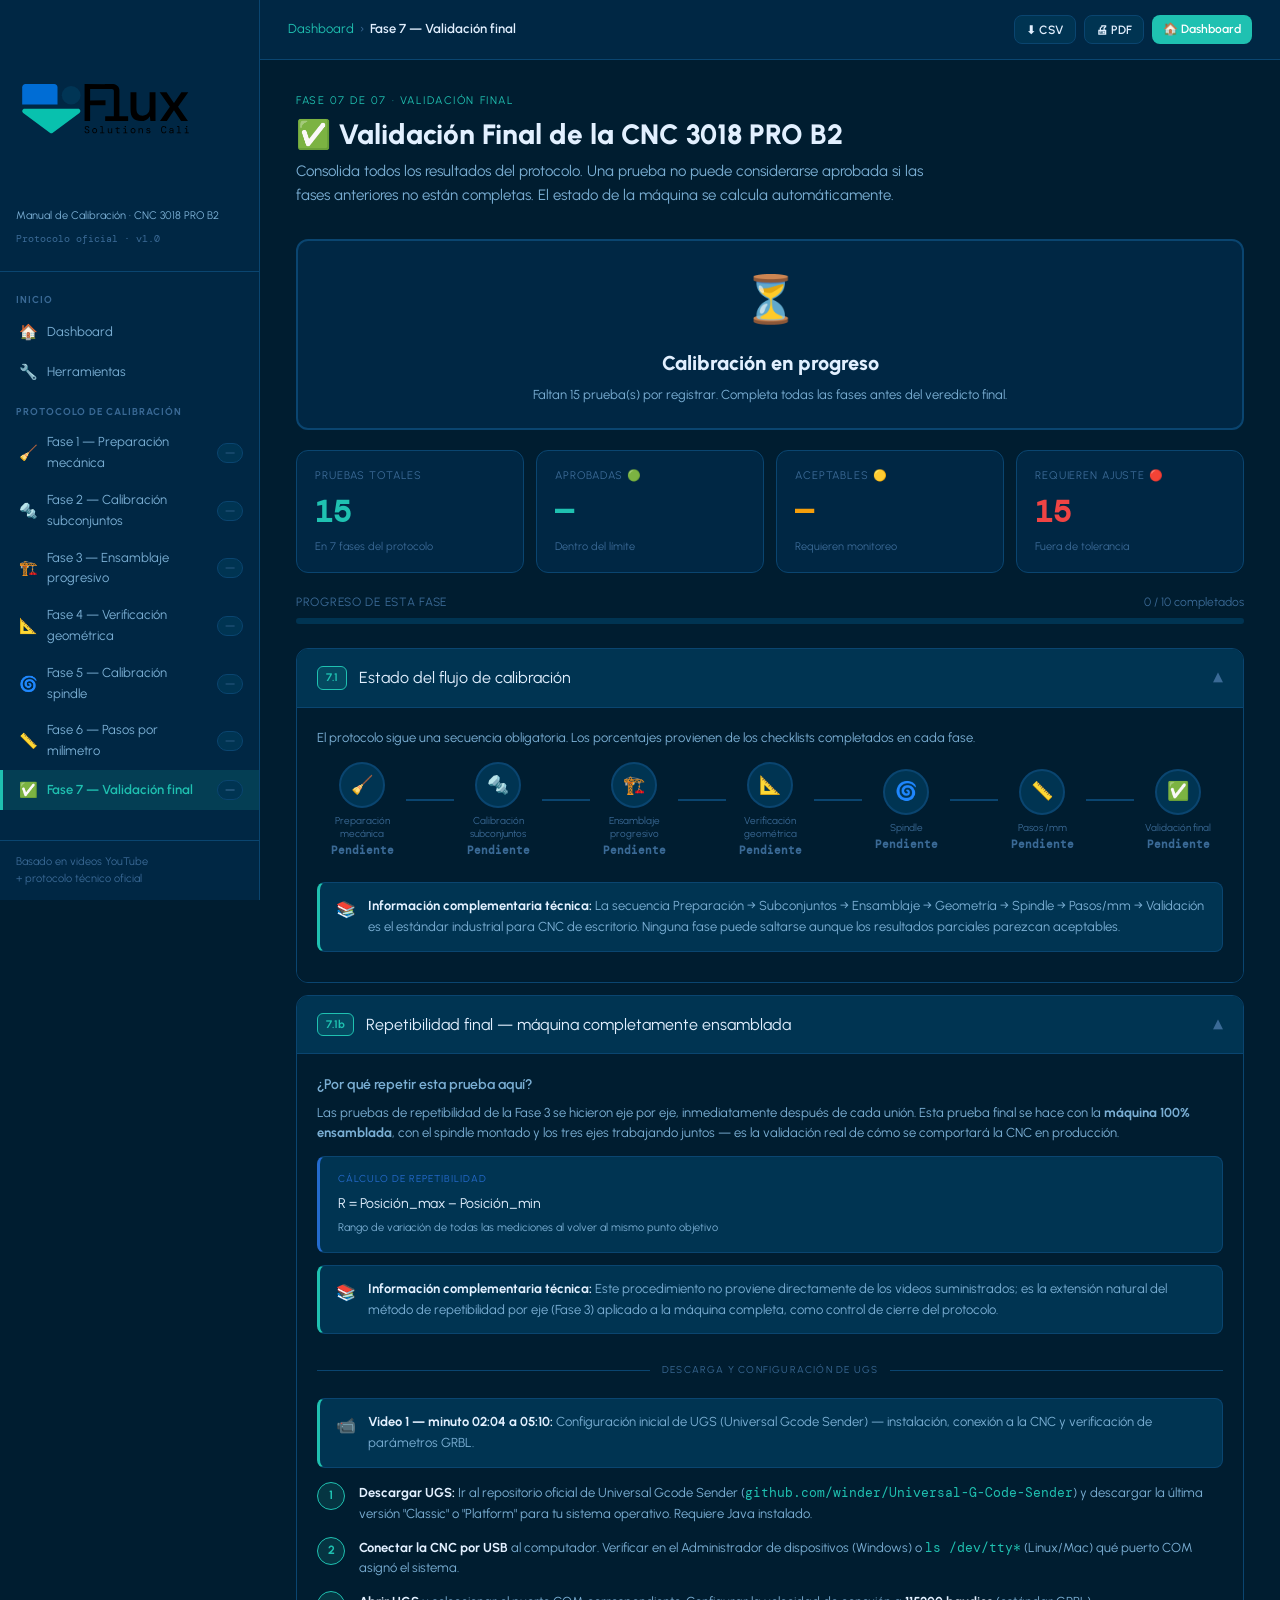
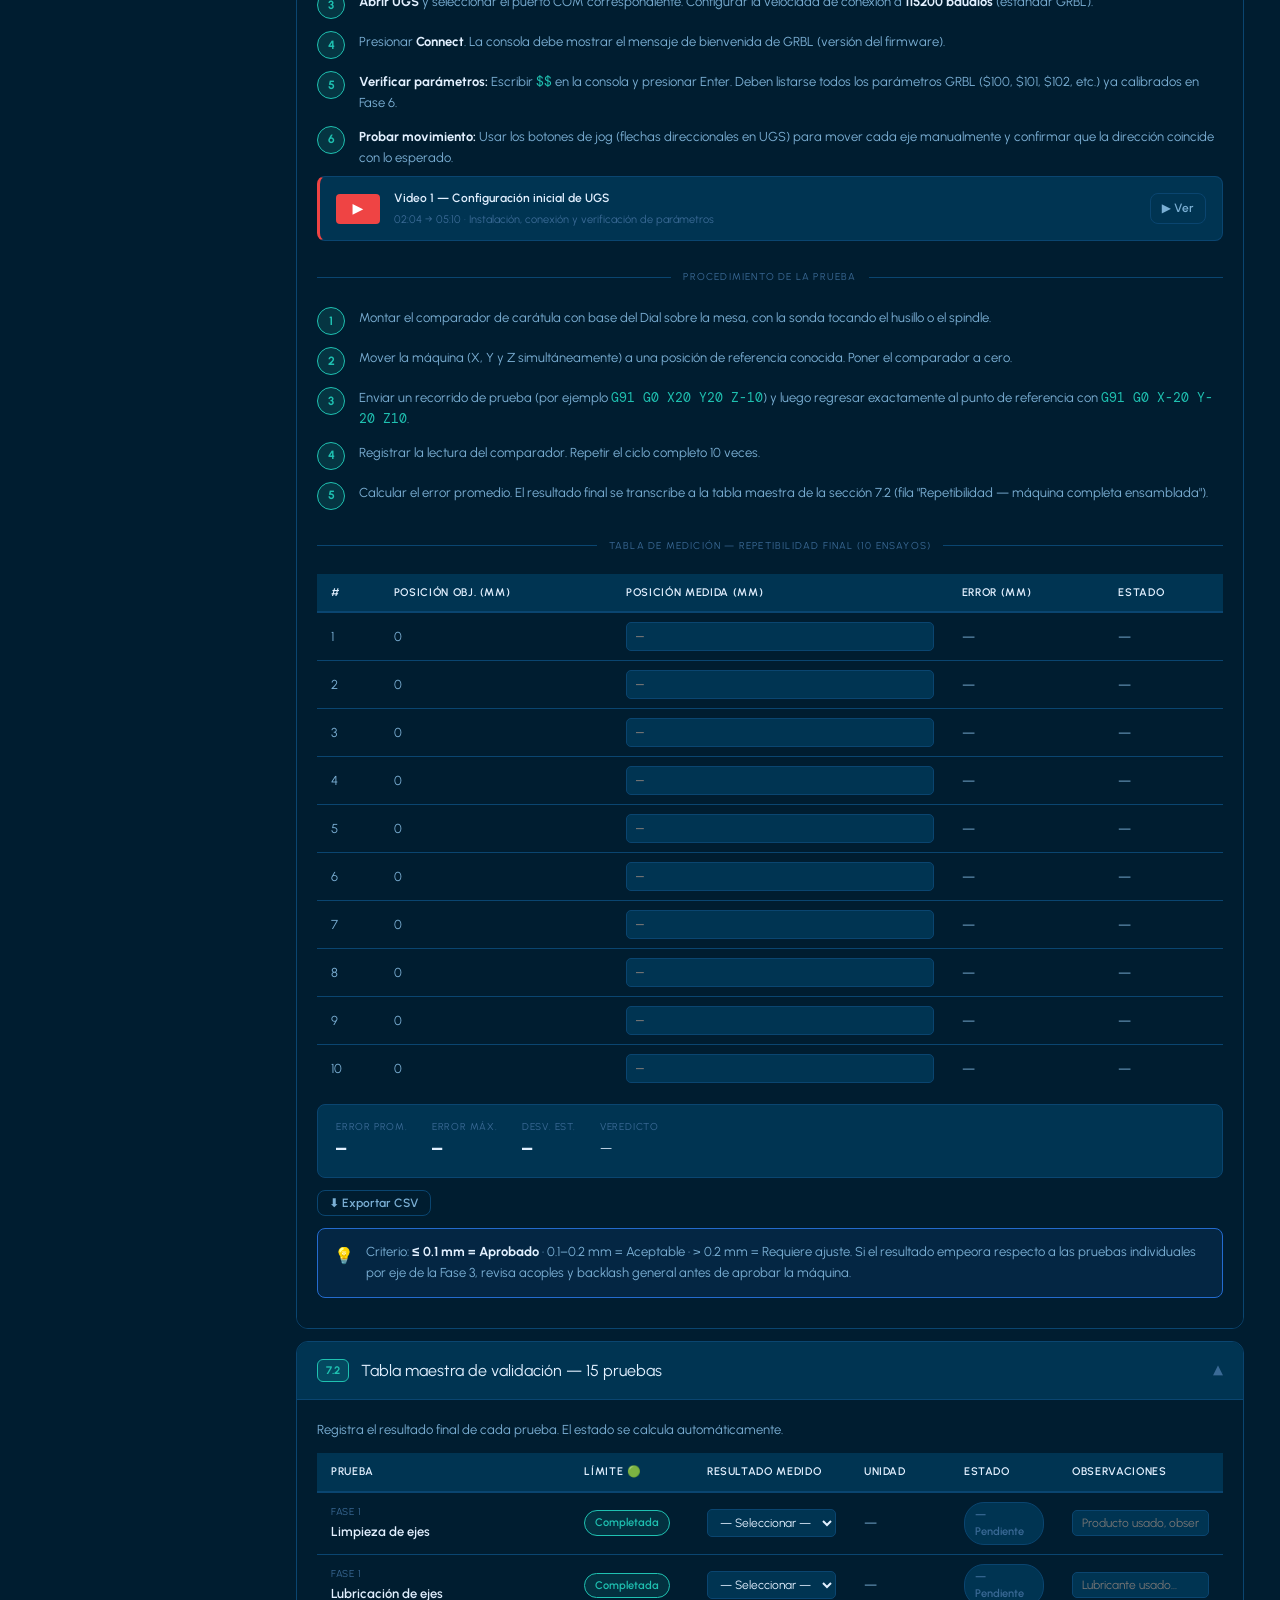
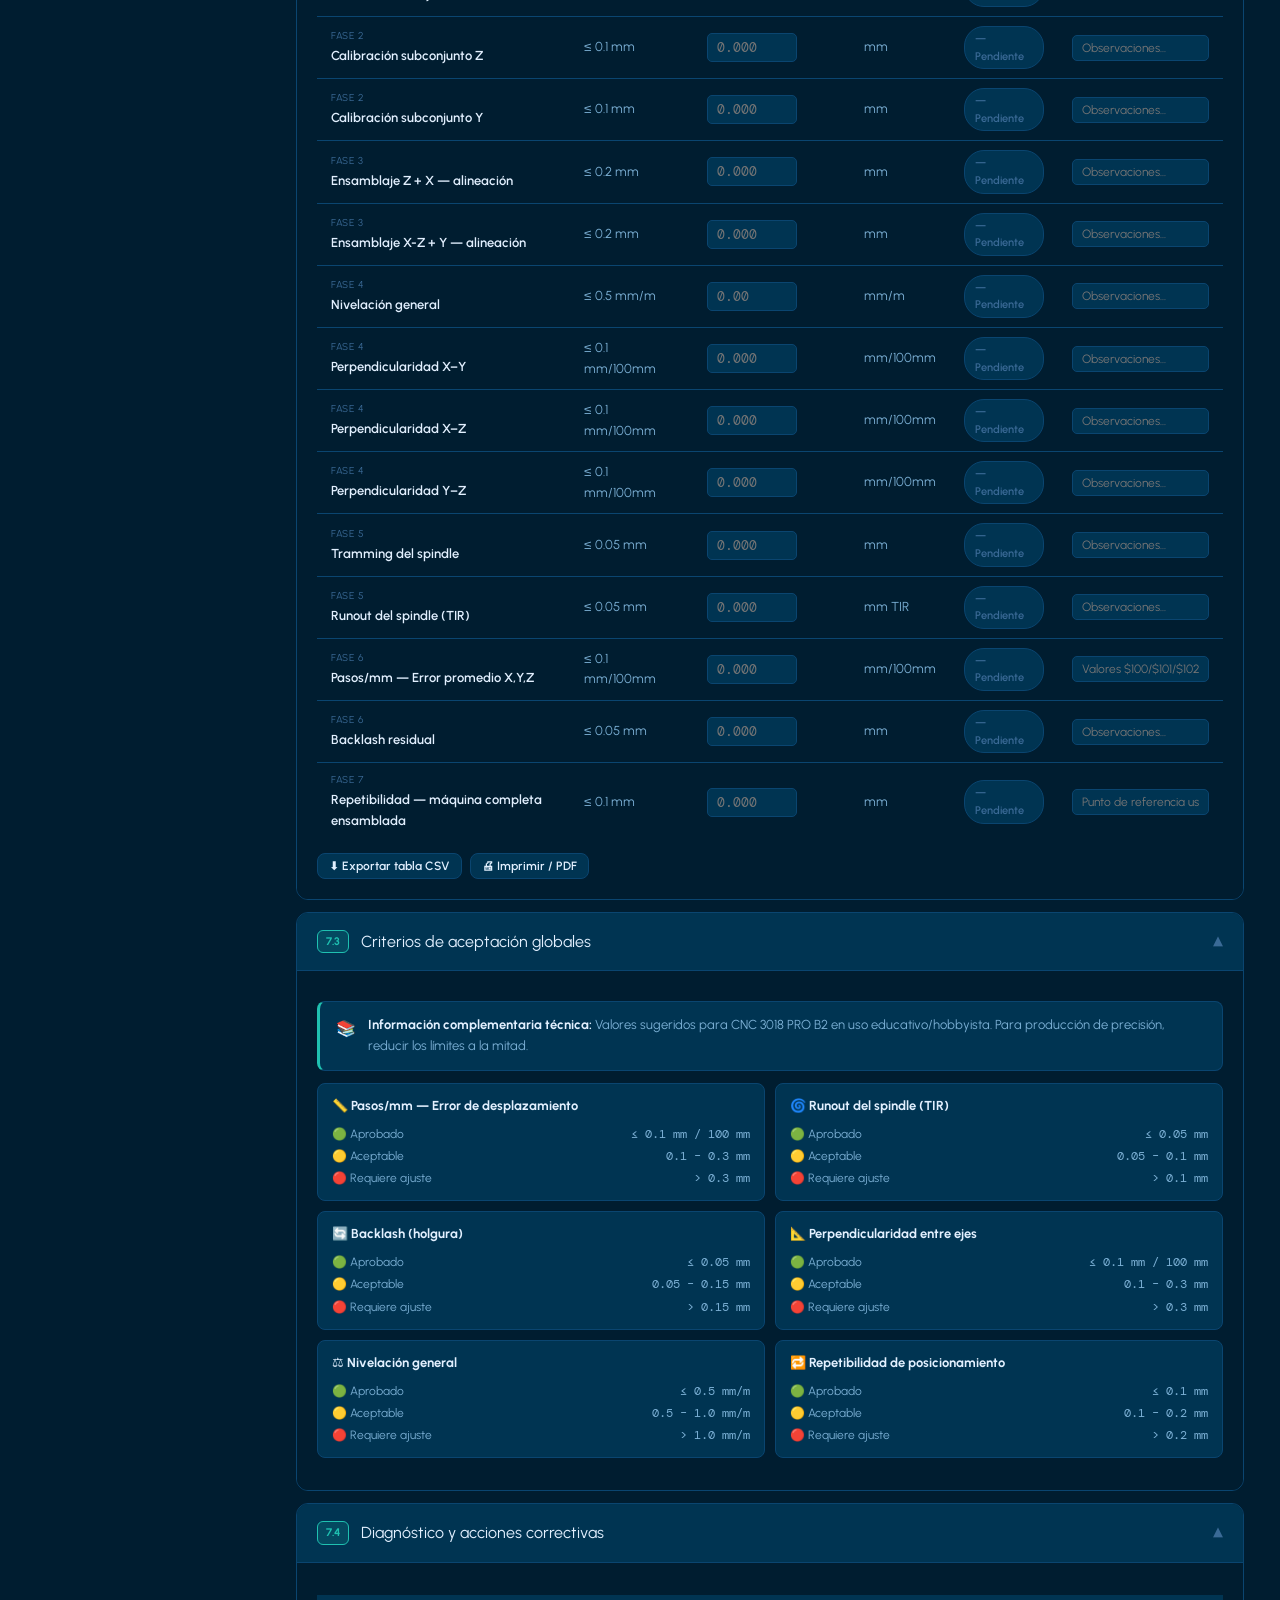
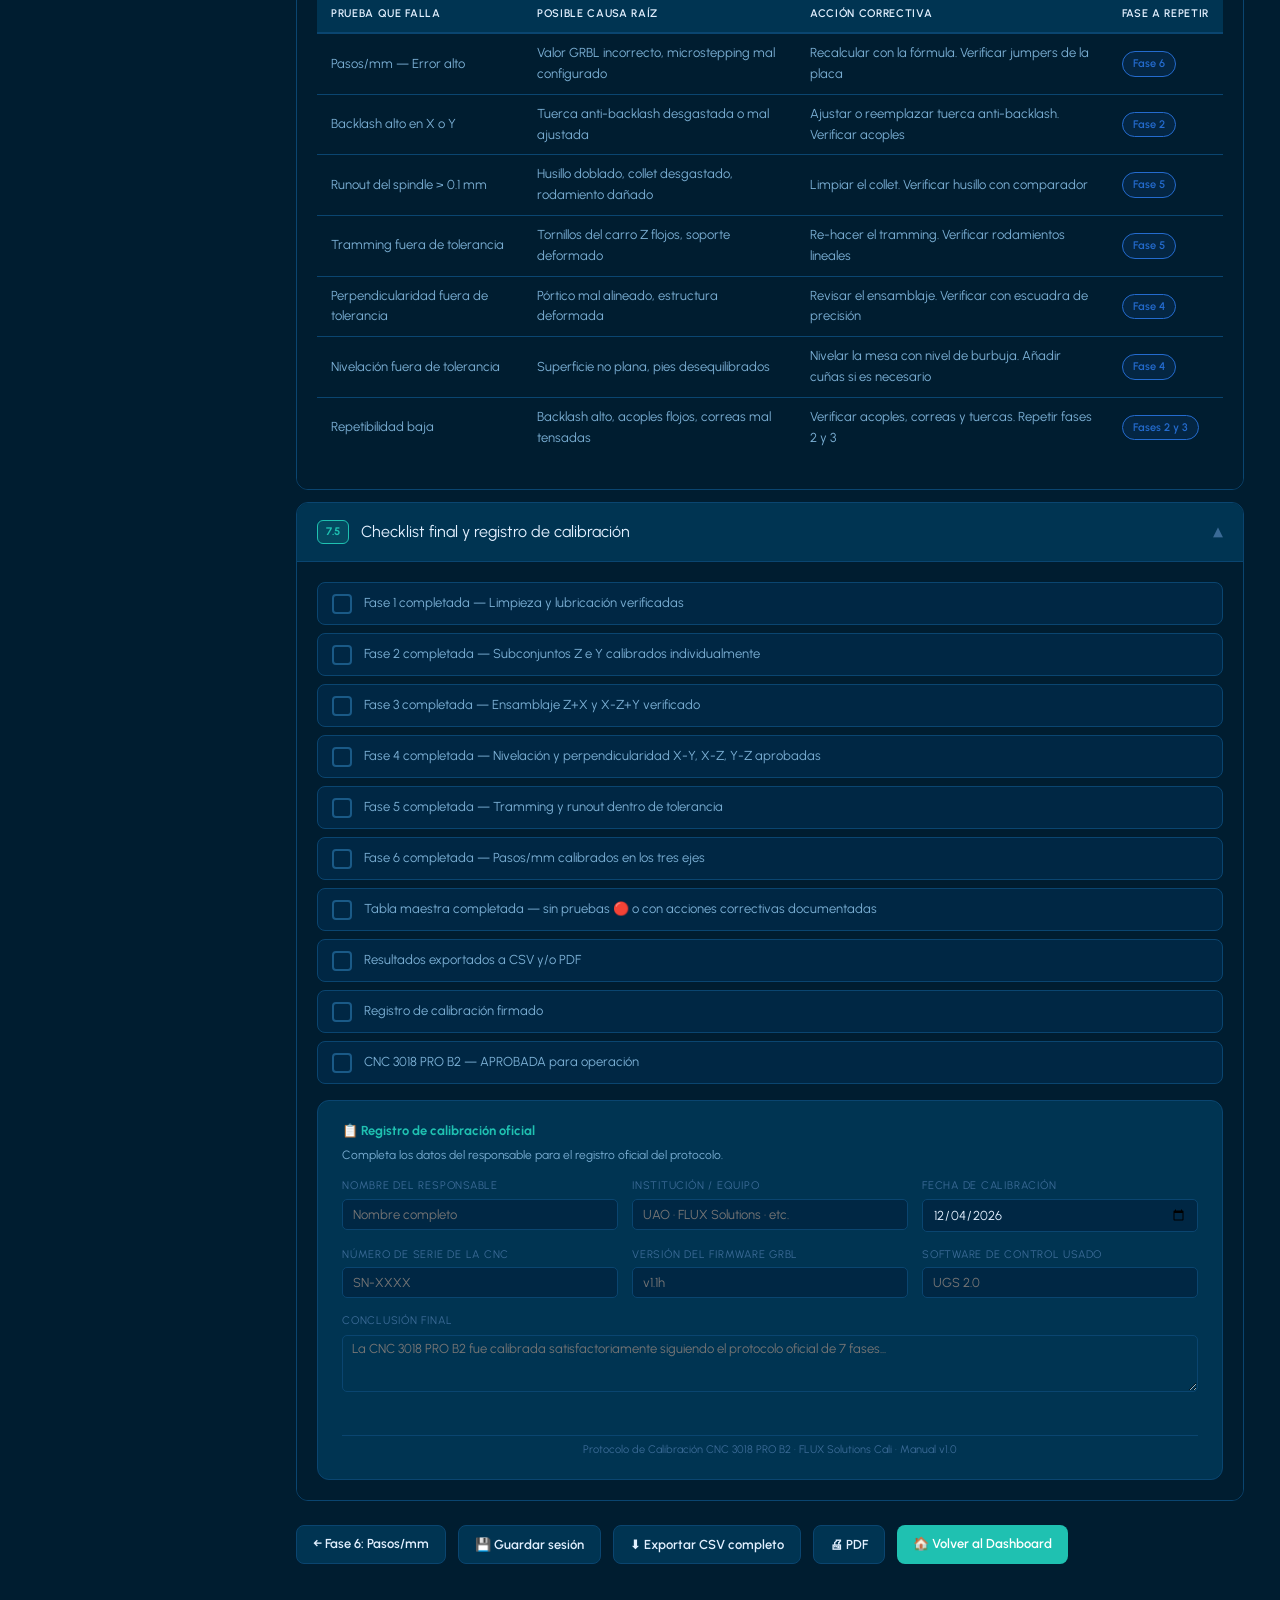
<file: fase7.html>
<!DOCTYPE html>
<html lang="es">
<head>
  <meta charset="UTF-8"/>
  <meta name="viewport" content="width=device-width, initial-scale=1.0"/>
  <title>Fase 7 — Validación Final · CNC 3018 PRO B2</title>
  <link rel="stylesheet" href="style.css"/>
  <style>
    /* ── Estado general de la CNC ── */
    .machine-status {
      border: 2px solid var(--border); border-radius: var(--radius2);
      padding: 22px 28px; margin-bottom: 20px; text-align:center;
      background: var(--bg2);
    }
    .machine-status.pass   { border-color:var(--green);  background:rgba(31,193,177,.08); }
    .machine-status.warn   { border-color:var(--yellow); background:rgba(245,158,11,.08); }
    .machine-status.fail   { border-color:var(--red);    background:rgba(239,68,68,.08); }
    .ms-icon  { font-size:46px; margin-bottom:10px; }
    .ms-title { font-size:20px; font-weight:800; margin-bottom:6px; }
    .ms-desc  { font-size:13px; color:var(--text2); max-width:480px; margin:0 auto; }
    /* ── KPI ── */
    .kpi-row { display:grid; grid-template-columns:repeat(4,1fr); gap:12px; margin-bottom:20px; }
    .kpi-card { background:var(--bg2); border:1px solid var(--border); border-radius:var(--radius2); padding:16px 18px; }
    .kpi-label { font-size:11px; color:var(--text3); text-transform:uppercase; letter-spacing:.08em; font-family:var(--font-display); margin-bottom:4px; }
    .kpi-value { font-size:30px; font-weight:800; font-family:var(--font-data); }
    .kpi-sub   { font-size:11px; color:var(--text3); margin-top:2px; }
    .kpi-value.g { color:var(--green); } .kpi-value.y { color:var(--yellow); } .kpi-value.r { color:var(--red); } .kpi-value.b { color:var(--accent); }
    /* ── Flow de fases ── */
    .phase-flow { display:flex; align-items:center; overflow-x:auto; padding-bottom:8px; gap:0; margin:12px 0; }
    .pf-item { display:flex; flex-direction:column; align-items:center; flex:1; min-width:90px; text-decoration:none; }
    .pf-bubble { width:46px; height:46px; border-radius:50%; display:flex; align-items:center; justify-content:center; font-size:18px; border:2px solid var(--border); background:var(--bg3); z-index:1; position:relative; transition:all .3s; }
    .pf-bubble.done    { background:var(--green);      border-color:var(--green); }
    .pf-bubble.partial { background:var(--yellow-bg);  border-color:var(--yellow); }
    .pf-line { flex:1; height:2px; background:var(--border); margin:0 -1px; margin-top:-23px; }
    .pf-line.done { background:var(--green); }
    .pf-label { font-size:10px; color:var(--text3); text-align:center; margin-top:6px; font-family:var(--font-display); max-width:80px; line-height:1.3; }
    .pf-pct   { font-size:11px; font-weight:700; font-family:var(--font-data); margin-top:2px; }
    .pf-pct.done { color:var(--green); } .pf-pct.partial { color:var(--yellow); } .pf-pct.pending { color:var(--text3); }
    /* ── Tabla maestra ── */
    .phase-label-cell { font-family:var(--font-display); font-size:10px; color:var(--text3); text-transform:uppercase; letter-spacing:.07em; display:block; margin-bottom:2px; }
    .test-name-cell   { font-weight:600; font-size:13px; color:var(--text); }
    .result-input { background:var(--bg3); border:1px solid var(--border); color:var(--text); border-radius:5px; padding:5px 9px; width:90px; font-family:var(--font-data); font-size:13px; }
    .result-input:focus { outline:none; border-color:var(--accent); }
    .status-select { background:var(--bg3); border:1px solid var(--border); color:var(--text); border-radius:5px; padding:5px 8px; font-size:12px; cursor:pointer; }
    .notes-input { background:var(--bg3); border:1px solid var(--border); color:var(--text); border-radius:5px; padding:5px 9px; width:100%; font-size:12px; }
    .notes-input:focus { outline:none; border-color:var(--accent); }
    /* ── Criteria ── */
    .crit-grid { display:grid; grid-template-columns:1fr 1fr; gap:10px; margin:12px 0; }
    .crit-item { background:var(--bg3); border-radius:var(--radius); padding:12px 14px; border:1px solid var(--border); }
    .crit-name  { font-weight:700; font-size:13px; margin-bottom:8px; }
    .crit-bands { display:flex; flex-direction:column; gap:3px; }
    .crit-band  { display:flex; justify-content:space-between; font-size:12px; color:var(--text2); }
    .crit-val   { font-family:var(--font-data); }
    /* ── Firma ── */
    .sign-block { background:var(--bg3); border:1px solid var(--border); border-radius:var(--radius2); padding:20px 24px; margin-top:16px; }
    .sign-grid  { display:grid; grid-template-columns:repeat(3,1fr); gap:14px; margin-top:12px; }
    .sign-field label { display:block; font-size:11px; color:var(--text3); text-transform:uppercase; letter-spacing:.07em; margin-bottom:4px; font-family:var(--font-display); }
    .sign-input { width:100%; background:var(--bg2); border:1px solid var(--border); color:var(--text); border-radius:5px; padding:7px 10px; font-size:13px; }
    .sign-input:focus { outline:none; border-color:var(--accent); }
    .sign-line  { border-top:1px solid var(--border); margin-top:36px; padding-top:5px; font-size:11px; color:var(--text3); text-align:center; }
    .badge-grey { background:var(--bg3); color:var(--text3); border:1px solid var(--border); }
    @media(max-width:700px){ .kpi-row{grid-template-columns:1fr 1fr;} .crit-grid{grid-template-columns:1fr;} .sign-grid{grid-template-columns:1fr;} }
  </style>
</head>
<body>
<div class="app-shell">
  <div id="sidebar-mount"></div>

  <main class="main">
    <!-- ═══════════════════ TOPBAR ═══════════════════════════ -->
    <div class="topbar">
      <button class="menu-toggle" id="menuToggle">☰</button>
      <div class="topbar-breadcrumb">
        <a href="index.html">Dashboard</a>
        <span class="crumb-sep">›</span>
        <span class="crumb-current">Fase 7 — Validación final</span>
      </div>
      <div class="topbar-actions">
        <button class="btn btn-secondary btn-sm" onclick="exportMasterCSV()">⬇ CSV</button>
        <button class="btn btn-secondary btn-sm" onclick="exportPDF()">🖨 PDF</button>
        <a href="index.html" class="btn btn-primary btn-sm">🏠 Dashboard</a>
      </div>
    </div>

    <div class="page-content">

      <!-- ═══════ ENCABEZADO ═══════ -->
      <div class="page-header">
        <div class="page-eyebrow">Fase 07 de 07 · Validación final</div>
        <h1 class="page-title">✅ Validación Final de la CNC 3018 PRO B2</h1>
        <p class="page-subtitle">
          Consolida todos los resultados del protocolo. Una prueba no puede considerarse aprobada
          si las fases anteriores no están completas. El estado de la máquina se calcula automáticamente.
        </p>
      </div>

      <!-- ═══════ ESTADO GENERAL ═══════ -->
      <div class="machine-status pending" id="machineStatusCard">
        <div class="ms-icon" id="ms_icon">⏳</div>
        <div class="ms-title" id="ms_title">Evaluando estado de la CNC...</div>
        <div class="ms-desc" id="ms_desc">Completa las tablas de validación para obtener el veredicto final.</div>
      </div>

      <!-- ═══════ KPIs ═══════ -->
      <div class="kpi-row">
        <div class="kpi-card"><div class="kpi-label">Pruebas totales</div><div class="kpi-value b" id="kpi_total">15</div><div class="kpi-sub">En 7 fases del protocolo</div></div>
        <div class="kpi-card"><div class="kpi-label">Aprobadas 🟢</div><div class="kpi-value g" id="kpi_pass">—</div><div class="kpi-sub">Dentro del límite</div></div>
        <div class="kpi-card"><div class="kpi-label">Aceptables 🟡</div><div class="kpi-value y" id="kpi_warn">—</div><div class="kpi-sub">Requieren monitoreo</div></div>
        <div class="kpi-card"><div class="kpi-label">Requieren ajuste 🔴</div><div class="kpi-value r" id="kpi_fail">—</div><div class="kpi-sub">Fuera de tolerancia</div></div>
      </div>

      <!-- ═══════ BARRA DE PROGRESO ═══════ -->
      <div style="margin-bottom:24px;">
        <div style="display:flex;justify-content:space-between;font-size:12px;color:var(--text3);margin-bottom:4px;">
          <span style="font-family:var(--font-display);text-transform:uppercase;letter-spacing:.06em;">Progreso de esta fase</span>
          <span id="phaseProgressLabel">0 / 0 completados</span>
        </div>
        <div class="progress-bar-wrap"><div class="progress-bar-fill" id="phaseProgressFill" style="width:0%"></div></div>
      </div>

      <!-- ═══════════════════════════════════════════════════════ -->
      <!-- 7.1  FLUJO DE FASES                                   -->
      <!-- ═══════════════════════════════════════════════════════ -->
      <div class="accordion" id="acc71">
        <div class="accordion-header open">
          <span class="accordion-phase-num">7.1</span>
          <span>Estado del flujo de calibración</span>
          <span class="accordion-chevron">▼</span>
        </div>
        <div class="accordion-body open">
          <p style="font-size:13px;color:var(--text2);margin-bottom:14px;">
            El protocolo sigue una secuencia obligatoria. Los porcentajes provienen de los checklists completados en cada fase.
          </p>
          <div class="phase-flow" id="pfContainer"></div>
          <div class="alert alert-source" style="margin-top:14px;">
            <span class="alert-icon">📚</span>
            <div class="alert-text"><strong>Información complementaria técnica:</strong> La secuencia Preparación → Subconjuntos → Ensamblaje → Geometría → Spindle → Pasos/mm → Validación es el estándar industrial para CNC de escritorio. Ninguna fase puede saltarse aunque los resultados parciales parezcan aceptables.</div>
          </div>
        </div>
      </div>

      <!-- ═══════════════════════════════════════════════════════ -->
      <!-- 7.1b  REPETIBILIDAD FINAL — MÁQUINA ENSAMBLADA        -->
      <!-- ═══════════════════════════════════════════════════════ -->
      <div class="accordion" id="acc71b">
        <div class="accordion-header open">
          <span class="accordion-phase-num">7.1b</span>
          <span>Repetibilidad final — máquina completamente ensamblada</span>
          <span class="accordion-chevron">▼</span>
        </div>
        <div class="accordion-body open">
          <h4>¿Por qué repetir esta prueba aquí?</h4>
          <p style="font-size:13px;color:var(--text2);">
            Las pruebas de repetibilidad de la Fase 3 se hicieron eje por eje, inmediatamente después de cada unión.
            Esta prueba final se hace con la <strong>máquina 100% ensamblada</strong>, con el spindle montado y los tres ejes
            trabajando juntos — es la validación real de cómo se comportará la CNC en producción.
          </p>

          <div class="formula-box">
            <div class="formula-label">Cálculo de repetibilidad</div>
            R = Posición_max – Posición_min<br>
            <span style="font-size:11px;color:var(--text2)">Rango de variación de todas las mediciones al volver al mismo punto objetivo</span>
          </div>

          <div class="alert alert-source mb-12">
            <span class="alert-icon">📚</span>
            <div class="alert-text"><strong>Información complementaria técnica:</strong> Este procedimiento no proviene directamente de los videos suministrados; es la extensión natural del método de repetibilidad por eje (Fase 3) aplicado a la máquina completa, como control de cierre del protocolo.</div>
          </div>

          <div class="section-divider"><div class="section-divider-line"></div><div class="section-divider-label">Descarga y configuración de UGS</div><div class="section-divider-line"></div></div>

          <div class="alert alert-source mb-12">
            <span class="alert-icon">📹</span>
            <div class="alert-text"><strong>Video 1 — minuto 02:04 a 05:10:</strong> Configuración inicial de UGS (Universal Gcode Sender) — instalación, conexión a la CNC y verificación de parámetros GRBL.</div>
          </div>

          <ol class="step-list">
            <li class="step-item"><span class="step-num">1</span><div class="step-content"><strong>Descargar UGS:</strong> Ir al repositorio oficial de Universal Gcode Sender (<code style="font-family:var(--font-data);color:var(--accent);">github.com/winder/Universal-G-Code-Sender</code>) y descargar la última versión "Classic" o "Platform" para tu sistema operativo. Requiere Java instalado.</div></li>
            <li class="step-item"><span class="step-num">2</span><div class="step-content"><strong>Conectar la CNC por USB</strong> al computador. Verificar en el Administrador de dispositivos (Windows) o <code style="font-family:var(--font-data);color:var(--accent);">ls /dev/tty*</code> (Linux/Mac) qué puerto COM asignó el sistema.</div></li>
            <li class="step-item"><span class="step-num">3</span><div class="step-content"><strong>Abrir UGS</strong> y seleccionar el puerto COM correspondiente. Configurar la velocidad de conexión a <strong>115200 baudios</strong> (estándar GRBL).</div></li>
            <li class="step-item"><span class="step-num">4</span><div class="step-content">Presionar <strong>Connect</strong>. La consola debe mostrar el mensaje de bienvenida de GRBL (versión del firmware).</div></li>
            <li class="step-item"><span class="step-num">5</span><div class="step-content"><strong>Verificar parámetros:</strong> Escribir <code style="font-family:var(--font-data);color:var(--accent);">$$</code> en la consola y presionar Enter. Deben listarse todos los parámetros GRBL ($100, $101, $102, etc.) ya calibrados en Fase 6.</div></li>
            <li class="step-item"><span class="step-num">6</span><div class="step-content"><strong>Probar movimiento:</strong> Usar los botones de jog (flechas direccionales en UGS) para mover cada eje manualmente y confirmar que la dirección coincide con lo esperado.</div></li>
          </ol>

          <div class="video-ref">
            <div class="video-thumb">▶</div>
            <div class="video-info"><div class="video-title">Video 1 — Configuración inicial de UGS</div><div class="video-timestamp">02:04 → 05:10 · Instalación, conexión y verificación de parámetros</div></div>
            <a href="https://www.youtube.com/watch?v=nGwUf8uNWBU&t=124" target="_blank" class="btn btn-ghost btn-sm video-btn">▶ Ver</a>
          </div>

          <div class="section-divider"><div class="section-divider-line"></div><div class="section-divider-label">Procedimiento de la prueba</div><div class="section-divider-line"></div></div>

          <ol class="step-list">
            <li class="step-item"><span class="step-num">1</span><div class="step-content">Montar el comparador de carátula con base del Dial sobre la mesa, con la sonda tocando el husillo o el spindle.</div></li>
            <li class="step-item"><span class="step-num">2</span><div class="step-content">Mover la máquina (X, Y y Z simultáneamente) a una posición de referencia conocida. Poner el comparador a cero.</div></li>
            <li class="step-item"><span class="step-num">3</span><div class="step-content">Enviar un recorrido de prueba (por ejemplo <code style="font-family:var(--font-data);color:var(--accent);">G91 G0 X20 Y20 Z-10</code>) y luego regresar exactamente al punto de referencia con <code style="font-family:var(--font-data);color:var(--accent);">G91 G0 X-20 Y-20 Z10</code>.</div></li>
            <li class="step-item"><span class="step-num">4</span><div class="step-content">Registrar la lectura del comparador. Repetir el ciclo completo 10 veces.</div></li>
            <li class="step-item"><span class="step-num">5</span><div class="step-content">Calcular el error promedio. El resultado final se transcribe a la tabla maestra de la sección 7.2 (fila "Repetibilidad — máquina completa ensamblada").</div></li>
          </ol>

          <div class="section-divider"><div class="section-divider-line"></div><div class="section-divider-label">Tabla de medición — Repetibilidad final (10 ensayos)</div><div class="section-divider-line"></div></div>
          <div class="table-wrap">
            <table id="tableFinalRep">
              <thead><tr><th>#</th><th>Posición obj. (mm)</th><th>Posición medida (mm)</th><th>Error (mm)</th><th>Estado</th></tr></thead>
              <tbody>
                <tr><td>1</td><td data-col="target">0</td><td><input class="table-input" data-col="measured" data-row="fr1" type="number" step="0.001" placeholder="—"/></td><td data-col="error">—</td><td data-col="status">—</td></tr>
                <tr><td>2</td><td data-col="target">0</td><td><input class="table-input" data-col="measured" data-row="fr2" type="number" step="0.001" placeholder="—"/></td><td data-col="error">—</td><td data-col="status">—</td></tr>
                <tr><td>3</td><td data-col="target">0</td><td><input class="table-input" data-col="measured" data-row="fr3" type="number" step="0.001" placeholder="—"/></td><td data-col="error">—</td><td data-col="status">—</td></tr>
                <tr><td>4</td><td data-col="target">0</td><td><input class="table-input" data-col="measured" data-row="fr4" type="number" step="0.001" placeholder="—"/></td><td data-col="error">—</td><td data-col="status">—</td></tr>
                <tr><td>5</td><td data-col="target">0</td><td><input class="table-input" data-col="measured" data-row="fr5" type="number" step="0.001" placeholder="—"/></td><td data-col="error">—</td><td data-col="status">—</td></tr>
                <tr><td>6</td><td data-col="target">0</td><td><input class="table-input" data-col="measured" data-row="fr6" type="number" step="0.001" placeholder="—"/></td><td data-col="error">—</td><td data-col="status">—</td></tr>
                <tr><td>7</td><td data-col="target">0</td><td><input class="table-input" data-col="measured" data-row="fr7" type="number" step="0.001" placeholder="—"/></td><td data-col="error">—</td><td data-col="status">—</td></tr>
                <tr><td>8</td><td data-col="target">0</td><td><input class="table-input" data-col="measured" data-row="fr8" type="number" step="0.001" placeholder="—"/></td><td data-col="error">—</td><td data-col="status">—</td></tr>
                <tr><td>9</td><td data-col="target">0</td><td><input class="table-input" data-col="measured" data-row="fr9" type="number" step="0.001" placeholder="—"/></td><td data-col="error">—</td><td data-col="status">—</td></tr>
                <tr><td>10</td><td data-col="target">0</td><td><input class="table-input" data-col="measured" data-row="fr10" type="number" step="0.001" placeholder="—"/></td><td data-col="error">—</td><td data-col="status">—</td></tr>
              </tbody>
            </table>
          </div>
          <div class="stats-box" id="tableFinalRep_summary">
            <div class="stats-row">
              <div class="stat-item"><div class="stat-label">Error prom.</div><div class="stat-value" style="font-size:16px" data-stat="avg">—</div></div>
              <div class="stat-item"><div class="stat-label">Error máx.</div><div class="stat-value" style="font-size:16px" data-stat="max">—</div></div>
              <div class="stat-item"><div class="stat-label">Desv. Est.</div><div class="stat-value" style="font-size:16px" data-stat="std">—</div></div>
              <div class="stat-item"><div class="stat-label">Veredicto</div><div class="stat-status" data-stat="verdict">—</div></div>
            </div>
          </div>
          <div class="flex gap-8 mt-8">
            <button class="btn btn-ghost btn-sm" onclick="exportCSV('tableFinalRep','repetibilidad_final.csv')">⬇ Exportar CSV</button>
          </div>

          <div class="alert alert-info mt-12">
            <span class="alert-icon">💡</span>
            <div class="alert-text">Criterio: <strong>≤ 0.1 mm = Aprobado</strong> · 0.1–0.2 mm = Aceptable · &gt; 0.2 mm = Requiere ajuste. Si el resultado empeora respecto a las pruebas individuales por eje de la Fase 3, revisa acoples y backlash general antes de aprobar la máquina.</div>
          </div>
        </div>
      </div>

      <!-- ═══════════════════════════════════════════════════════ -->
      <!-- 7.2  TABLA MAESTRA                                    -->
      <!-- ═══════════════════════════════════════════════════════ -->
      <div class="accordion" id="acc72">
        <div class="accordion-header open">
          <span class="accordion-phase-num">7.2</span>
          <span>Tabla maestra de validación — 15 pruebas</span>
          <span class="accordion-chevron">▼</span>
        </div>
        <div class="accordion-body open">
          <p style="font-size:13px;color:var(--text2);margin-bottom:12px;">
            Registra el resultado final de cada prueba. El estado se calcula automáticamente.
          </p>
          <div class="table-wrap">
            <table id="tbl_master">
              <thead>
                <tr><th>Prueba</th><th>Límite 🟢</th><th>Resultado medido</th><th>Unidad</th><th>Estado</th><th>Observaciones</th></tr>
              </thead>
              <tbody id="masterTbody">
                <!-- Fase 1 -->
                <tr data-pass="1" data-warn="1" data-type="select">
                  <td><span class="phase-label-cell">Fase 1</span><span class="test-name-cell">Limpieza de ejes</span></td>
                  <td><span class="badge badge-green">Completada</span></td>
                  <td><select class="status-select" data-row="limpieza"><option value="">— Seleccionar —</option><option value="pass">✓ Completada</option><option value="fail">✗ Pendiente</option></select></td>
                  <td>—</td><td data-col="status">—</td>
                  <td><input class="notes-input" type="text" placeholder="Producto usado, observaciones..." data-note="0"/></td>
                </tr>
                <tr data-pass="1" data-warn="1" data-type="select">
                  <td><span class="phase-label-cell">Fase 1</span><span class="test-name-cell">Lubricación de ejes</span></td>
                  <td><span class="badge badge-green">Completada</span></td>
                  <td><select class="status-select" data-row="lubricacion"><option value="">— Seleccionar —</option><option value="pass">✓ Completada</option><option value="fail">✗ Pendiente</option></select></td>
                  <td>—</td><td data-col="status">—</td>
                  <td><input class="notes-input" type="text" placeholder="Lubricante usado..." data-note="1"/></td>
                </tr>
                <!-- Fase 2 -->
                <tr data-pass="0.1" data-warn="0.3" data-type="num">
                  <td><span class="phase-label-cell">Fase 2</span><span class="test-name-cell">Calibración subconjunto Z</span></td>
                  <td>≤ 0.1 mm</td>
                  <td><input class="result-input" type="number" step="0.001" placeholder="0.000" data-row="cal_z"/></td>
                  <td>mm</td><td data-col="status">—</td>
                  <td><input class="notes-input" type="text" placeholder="Observaciones..." data-note="2"/></td>
                </tr>
                <tr data-pass="0.1" data-warn="0.3" data-type="num">
                  <td><span class="phase-label-cell">Fase 2</span><span class="test-name-cell">Calibración subconjunto Y</span></td>
                  <td>≤ 0.1 mm</td>
                  <td><input class="result-input" type="number" step="0.001" placeholder="0.000" data-row="cal_y_sub"/></td>
                  <td>mm</td><td data-col="status">—</td>
                  <td><input class="notes-input" type="text" placeholder="Observaciones..." data-note="3"/></td>
                </tr>
                <!-- Fase 3 -->
                <tr data-pass="0.2" data-warn="0.5" data-type="num">
                  <td><span class="phase-label-cell">Fase 3</span><span class="test-name-cell">Ensamblaje Z + X — alineación</span></td>
                  <td>≤ 0.2 mm</td>
                  <td><input class="result-input" type="number" step="0.001" placeholder="0.000" data-row="ensam_zx"/></td>
                  <td>mm</td><td data-col="status">—</td>
                  <td><input class="notes-input" type="text" placeholder="Observaciones..." data-note="4"/></td>
                </tr>
                <tr data-pass="0.2" data-warn="0.5" data-type="num">
                  <td><span class="phase-label-cell">Fase 3</span><span class="test-name-cell">Ensamblaje X-Z + Y — alineación</span></td>
                  <td>≤ 0.2 mm</td>
                  <td><input class="result-input" type="number" step="0.001" placeholder="0.000" data-row="ensam_xzy"/></td>
                  <td>mm</td><td data-col="status">—</td>
                  <td><input class="notes-input" type="text" placeholder="Observaciones..." data-note="5"/></td>
                </tr>
                <!-- Fase 4 -->
                <tr data-pass="0.5" data-warn="1.0" data-type="num">
                  <td><span class="phase-label-cell">Fase 4</span><span class="test-name-cell">Nivelación general</span></td>
                  <td>≤ 0.5 mm/m</td>
                  <td><input class="result-input" type="number" step="0.01" placeholder="0.00" data-row="nivelacion"/></td>
                  <td>mm/m</td><td data-col="status">—</td>
                  <td><input class="notes-input" type="text" placeholder="Observaciones..." data-note="6"/></td>
                </tr>
                <tr data-pass="0.1" data-warn="0.3" data-type="num">
                  <td><span class="phase-label-cell">Fase 4</span><span class="test-name-cell">Perpendicularidad X–Y</span></td>
                  <td>≤ 0.1 mm/100mm</td>
                  <td><input class="result-input" type="number" step="0.001" placeholder="0.000" data-row="perp_xy"/></td>
                  <td>mm/100mm</td><td data-col="status">—</td>
                  <td><input class="notes-input" type="text" placeholder="Observaciones..." data-note="7"/></td>
                </tr>
                <tr data-pass="0.1" data-warn="0.3" data-type="num">
                  <td><span class="phase-label-cell">Fase 4</span><span class="test-name-cell">Perpendicularidad X–Z</span></td>
                  <td>≤ 0.1 mm/100mm</td>
                  <td><input class="result-input" type="number" step="0.001" placeholder="0.000" data-row="perp_xz"/></td>
                  <td>mm/100mm</td><td data-col="status">—</td>
                  <td><input class="notes-input" type="text" placeholder="Observaciones..." data-note="8"/></td>
                </tr>
                <tr data-pass="0.1" data-warn="0.3" data-type="num">
                  <td><span class="phase-label-cell">Fase 4</span><span class="test-name-cell">Perpendicularidad Y–Z</span></td>
                  <td>≤ 0.1 mm/100mm</td>
                  <td><input class="result-input" type="number" step="0.001" placeholder="0.000" data-row="perp_yz"/></td>
                  <td>mm/100mm</td><td data-col="status">—</td>
                  <td><input class="notes-input" type="text" placeholder="Observaciones..." data-note="9"/></td>
                </tr>
                <!-- Fase 5 -->
                <tr data-pass="0.05" data-warn="0.1" data-type="num">
                  <td><span class="phase-label-cell">Fase 5</span><span class="test-name-cell">Tramming del spindle</span></td>
                  <td>≤ 0.05 mm</td>
                  <td><input class="result-input" type="number" step="0.001" placeholder="0.000" data-row="tramming"/></td>
                  <td>mm</td><td data-col="status">—</td>
                  <td><input class="notes-input" type="text" placeholder="Observaciones..." data-note="10"/></td>
                </tr>
                <tr data-pass="0.05" data-warn="0.1" data-type="num">
                  <td><span class="phase-label-cell">Fase 5</span><span class="test-name-cell">Runout del spindle (TIR)</span></td>
                  <td>≤ 0.05 mm</td>
                  <td><input class="result-input" type="number" step="0.001" placeholder="0.000" data-row="runout"/></td>
                  <td>mm TIR</td><td data-col="status">—</td>
                  <td><input class="notes-input" type="text" placeholder="Observaciones..." data-note="11"/></td>
                </tr>
                <!-- Fase 6 -->
                <tr data-pass="0.1" data-warn="0.3" data-type="num">
                  <td><span class="phase-label-cell">Fase 6</span><span class="test-name-cell">Pasos/mm — Error promedio X,Y,Z</span></td>
                  <td>≤ 0.1 mm/100mm</td>
                  <td><input class="result-input" type="number" step="0.001" placeholder="0.000" data-row="steps_xyz"/></td>
                  <td>mm/100mm</td><td data-col="status">—</td>
                  <td><input class="notes-input" type="text" placeholder="Valores $100/$101/$102..." data-note="12"/></td>
                </tr>
                <tr data-pass="0.05" data-warn="0.15" data-type="num">
                  <td><span class="phase-label-cell">Fase 6</span><span class="test-name-cell">Backlash residual</span></td>
                  <td>≤ 0.05 mm</td>
                  <td><input class="result-input" type="number" step="0.001" placeholder="0.000" data-row="backlash"/></td>
                  <td>mm</td><td data-col="status">—</td>
                  <td><input class="notes-input" type="text" placeholder="Observaciones..." data-note="13"/></td>
                </tr>
                <!-- Fase 7 -->
                <tr data-pass="0.1" data-warn="0.2" data-type="num">
                  <td><span class="phase-label-cell">Fase 7</span><span class="test-name-cell">Repetibilidad — máquina completa ensamblada</span></td>
                  <td>≤ 0.1 mm</td>
                  <td><input class="result-input" type="number" step="0.001" placeholder="0.000" data-row="repet_final"/></td>
                  <td>mm</td><td data-col="status">—</td>
                  <td><input class="notes-input" type="text" placeholder="Punto de referencia usado..." data-note="14"/></td>
                </tr>
              </tbody>
            </table>
          </div>
          <div style="margin-top:10px;display:flex;gap:8px;flex-wrap:wrap;">
            <button class="btn btn-secondary btn-sm" onclick="exportMasterCSV()">⬇ Exportar tabla CSV</button>
            <button class="btn btn-secondary btn-sm" onclick="exportPDF()">🖨 Imprimir / PDF</button>
          </div>
        </div>
      </div>

      <!-- ═══════════════════════════════════════════════════════ -->
      <!-- 7.3  CRITERIOS GLOBALES                               -->
      <!-- ═══════════════════════════════════════════════════════ -->
      <div class="accordion" id="acc73">
        <div class="accordion-header open">
          <span class="accordion-phase-num">7.3</span>
          <span>Criterios de aceptación globales</span>
          <span class="accordion-chevron">▼</span>
        </div>
        <div class="accordion-body open">
          <div class="alert alert-source"><span class="alert-icon">📚</span><div class="alert-text"><strong>Información complementaria técnica:</strong> Valores sugeridos para CNC 3018 PRO B2 en uso educativo/hobbyista. Para producción de precisión, reducir los límites a la mitad.</div></div>
          <div class="crit-grid">
            <div class="crit-item"><div class="crit-name">📏 Pasos/mm — Error de desplazamiento</div><div class="crit-bands"><div class="crit-band"><span>🟢 Aprobado</span><span class="crit-val">≤ 0.1 mm / 100 mm</span></div><div class="crit-band"><span>🟡 Aceptable</span><span class="crit-val">0.1 – 0.3 mm</span></div><div class="crit-band"><span>🔴 Requiere ajuste</span><span class="crit-val">&gt; 0.3 mm</span></div></div></div>
            <div class="crit-item"><div class="crit-name">🌀 Runout del spindle (TIR)</div><div class="crit-bands"><div class="crit-band"><span>🟢 Aprobado</span><span class="crit-val">≤ 0.05 mm</span></div><div class="crit-band"><span>🟡 Aceptable</span><span class="crit-val">0.05 – 0.1 mm</span></div><div class="crit-band"><span>🔴 Requiere ajuste</span><span class="crit-val">&gt; 0.1 mm</span></div></div></div>
            <div class="crit-item"><div class="crit-name">🔄 Backlash (holgura)</div><div class="crit-bands"><div class="crit-band"><span>🟢 Aprobado</span><span class="crit-val">≤ 0.05 mm</span></div><div class="crit-band"><span>🟡 Aceptable</span><span class="crit-val">0.05 – 0.15 mm</span></div><div class="crit-band"><span>🔴 Requiere ajuste</span><span class="crit-val">&gt; 0.15 mm</span></div></div></div>
            <div class="crit-item"><div class="crit-name">📐 Perpendicularidad entre ejes</div><div class="crit-bands"><div class="crit-band"><span>🟢 Aprobado</span><span class="crit-val">≤ 0.1 mm / 100 mm</span></div><div class="crit-band"><span>🟡 Aceptable</span><span class="crit-val">0.1 – 0.3 mm</span></div><div class="crit-band"><span>🔴 Requiere ajuste</span><span class="crit-val">&gt; 0.3 mm</span></div></div></div>
            <div class="crit-item"><div class="crit-name">⚖️ Nivelación general</div><div class="crit-bands"><div class="crit-band"><span>🟢 Aprobado</span><span class="crit-val">≤ 0.5 mm/m</span></div><div class="crit-band"><span>🟡 Aceptable</span><span class="crit-val">0.5 – 1.0 mm/m</span></div><div class="crit-band"><span>🔴 Requiere ajuste</span><span class="crit-val">&gt; 1.0 mm/m</span></div></div></div>
            <div class="crit-item"><div class="crit-name">🔁 Repetibilidad de posicionamiento</div><div class="crit-bands"><div class="crit-band"><span>🟢 Aprobado</span><span class="crit-val">≤ 0.1 mm</span></div><div class="crit-band"><span>🟡 Aceptable</span><span class="crit-val">0.1 – 0.2 mm</span></div><div class="crit-band"><span>🔴 Requiere ajuste</span><span class="crit-val">&gt; 0.2 mm</span></div></div></div>
          </div>
        </div>
      </div>

      <!-- ═══════════════════════════════════════════════════════ -->
      <!-- 7.4  DIAGNÓSTICO FINAL                                -->
      <!-- ═══════════════════════════════════════════════════════ -->
      <div class="accordion" id="acc74">
        <div class="accordion-header open">
          <span class="accordion-phase-num">7.4</span>
          <span>Diagnóstico y acciones correctivas</span>
          <span class="accordion-chevron">▼</span>
        </div>
        <div class="accordion-body open">
          <div class="table-wrap">
            <table>
              <thead><tr><th>Prueba que falla</th><th>Posible causa raíz</th><th>Acción correctiva</th><th>Fase a repetir</th></tr></thead>
              <tbody>
                <tr><td>Pasos/mm — Error alto</td><td>Valor GRBL incorrecto, microstepping mal configurado</td><td>Recalcular con la fórmula. Verificar jumpers de la placa</td><td><a href="fase6.html" class="badge badge-blue">Fase 6</a></td></tr>
                <tr><td>Backlash alto en X o Y</td><td>Tuerca anti-backlash desgastada o mal ajustada</td><td>Ajustar o reemplazar tuerca anti-backlash. Verificar acoples</td><td><a href="fase2.html" class="badge badge-blue">Fase 2</a></td></tr>
                <tr><td>Runout del spindle &gt; 0.1 mm</td><td>Husillo doblado, collet desgastado, rodamiento dañado</td><td>Limpiar el collet. Verificar husillo con comparador</td><td><a href="fase5.html" class="badge badge-blue">Fase 5</a></td></tr>
                <tr><td>Tramming fuera de tolerancia</td><td>Tornillos del carro Z flojos, soporte deformado</td><td>Re-hacer el tramming. Verificar rodamientos lineales</td><td><a href="fase5.html" class="badge badge-blue">Fase 5</a></td></tr>
                <tr><td>Perpendicularidad fuera de tolerancia</td><td>Pórtico mal alineado, estructura deformada</td><td>Revisar el ensamblaje. Verificar con escuadra de precisión</td><td><a href="fase4.html" class="badge badge-blue">Fase 4</a></td></tr>
                <tr><td>Nivelación fuera de tolerancia</td><td>Superficie no plana, pies desequilibrados</td><td>Nivelar la mesa con nivel de burbuja. Añadir cuñas si es necesario</td><td><a href="fase4.html" class="badge badge-blue">Fase 4</a></td></tr>
                <tr><td>Repetibilidad baja</td><td>Backlash alto, acoples flojos, correas mal tensadas</td><td>Verificar acoples, correas y tuercas. Repetir fases 2 y 3</td><td><a href="fase2.html" class="badge badge-blue">Fases 2 y 3</a></td></tr>
              </tbody>
            </table>
          </div>
        </div>
      </div>

      <!-- ═══════════════════════════════════════════════════════ -->
      <!-- 7.5  CHECKLIST + FIRMA                                -->
      <!-- ═══════════════════════════════════════════════════════ -->
      <div class="accordion" id="acc75">
        <div class="accordion-header open">
          <span class="accordion-phase-num">7.5</span>
          <span>Checklist final y registro de calibración</span>
          <span class="accordion-chevron">▼</span>
        </div>
        <div class="accordion-body open">
          <ul class="checklist">
            <li class="check-item"><div class="check-box"></div><div><div class="check-label">Fase 1 completada — Limpieza y lubricación verificadas</div></div></li>
            <li class="check-item"><div class="check-box"></div><div><div class="check-label">Fase 2 completada — Subconjuntos Z e Y calibrados individualmente</div></div></li>
            <li class="check-item"><div class="check-box"></div><div><div class="check-label">Fase 3 completada — Ensamblaje Z+X y X-Z+Y verificado</div></div></li>
            <li class="check-item"><div class="check-box"></div><div><div class="check-label">Fase 4 completada — Nivelación y perpendicularidad X-Y, X-Z, Y-Z aprobadas</div></div></li>
            <li class="check-item"><div class="check-box"></div><div><div class="check-label">Fase 5 completada — Tramming y runout dentro de tolerancia</div></div></li>
            <li class="check-item"><div class="check-box"></div><div><div class="check-label">Fase 6 completada — Pasos/mm calibrados en los tres ejes</div></div></li>
            <li class="check-item"><div class="check-box"></div><div><div class="check-label">Tabla maestra completada — sin pruebas 🔴 o con acciones correctivas documentadas</div></div></li>
            <li class="check-item"><div class="check-box"></div><div><div class="check-label">Resultados exportados a CSV y/o PDF</div></div></li>
            <li class="check-item"><div class="check-box"></div><div><div class="check-label">Registro de calibración firmado</div></div></li>
            <li class="check-item"><div class="check-box"></div><div><div class="check-label">CNC 3018 PRO B2 — APROBADA para operación</div></div></li>
          </ul>

          <div class="sign-block">
            <h4 style="font-size:13px;font-weight:700;color:var(--accent);margin-bottom:4px;">📋 Registro de calibración oficial</h4>
            <p style="font-size:12px;color:var(--text2);">Completa los datos del responsable para el registro oficial del protocolo.</p>
            <div class="sign-grid">
              <div class="sign-field"><label>Nombre del responsable</label><input class="sign-input" type="text" id="sign_name" placeholder="Nombre completo"/></div>
              <div class="sign-field"><label>Institución / Equipo</label><input class="sign-input" type="text" id="sign_org" placeholder="UAO · FLUX Solutions · etc."/></div>
              <div class="sign-field"><label>Fecha de calibración</label><input class="sign-input" type="date" id="sign_date"/></div>
              <div class="sign-field"><label>Número de serie de la CNC</label><input class="sign-input" type="text" id="sign_serial" placeholder="SN-XXXX"/></div>
              <div class="sign-field"><label>Versión del firmware GRBL</label><input class="sign-input" type="text" id="sign_grbl" placeholder="v1.1h"/></div>
              <div class="sign-field"><label>Software de control usado</label><input class="sign-input" type="text" id="sign_sw" placeholder="UGS 2.0"/></div>
            </div>
            <div style="margin-top:14px;">
              <label style="font-size:11px;color:var(--text3);display:block;margin-bottom:5px;text-transform:uppercase;letter-spacing:.07em;font-family:var(--font-display);">Conclusión final</label>
              <textarea class="notes-input" id="sign_conclusion" rows="3" style="font-size:13px;" placeholder="La CNC 3018 PRO B2 fue calibrada satisfactoriamente siguiendo el protocolo oficial de 7 fases..."></textarea>
            </div>
            <div class="sign-line">Protocolo de Calibración CNC 3018 PRO B2 · FLUX Solutions Cali · Manual v1.0</div>
          </div>
        </div>
      </div>

      <!-- NAV BOTONES -->
      <div style="display:flex;gap:12px;flex-wrap:wrap;margin-top:24px;margin-bottom:40px;">
        <a href="fase6.html" class="btn btn-secondary">← Fase 6: Pasos/mm</a>
        <button class="btn btn-secondary" onclick="saveSession()">💾 Guardar sesión</button>
        <button class="btn btn-secondary" onclick="exportMasterCSV()">⬇ Exportar CSV completo</button>
        <button class="btn btn-secondary" onclick="exportPDF()">🖨 PDF</button>
        <a href="index.html" class="btn btn-primary">🏠 Volver al Dashboard</a>
      </div>

    </div><!-- /page-content -->
  </main>
</div><!-- /app-shell -->

<script src="sidebar.js"></script>
<script src="nav.js"></script>
<script>

/* ── FLOW DE FASES ── */
const PHASES = [
  { id:'fase1', label:'Preparación\nmecánica',     icon:'🧹' },
  { id:'fase2', label:'Calibración\nsubconjuntos', icon:'🔩' },
  { id:'fase3', label:'Ensamblaje\nprogresivo',    icon:'🏗️' },
  { id:'fase4', label:'Verificación\ngeométrica',  icon:'📐' },
  { id:'fase5', label:'Spindle',                   icon:'🌀' },
  { id:'fase6', label:'Pasos\n/mm',                icon:'📏' },
  { id:'fase7', label:'Validación\nfinal',         icon:'✅' },
];
function renderFlow() {
  const c = document.getElementById('pfContainer');
  if (!c) return;
  let html = '';
  PHASES.forEach((p,i) => {
    const pct = parseInt(localStorage.getItem('cnc_phase_'+p.id)||'0');
    const cls = pct>=100?'done':pct>0?'partial':'pending';
    const pctTxt = pct>=100?'✓ Completo':pct>0?pct+'%':'Pendiente';
    if (i>0) html += `<div class="pf-line ${pct>=100?'done':''}"></div>`;
    html += `<a href="${p.id}.html" class="pf-item"><div class="pf-bubble ${cls}">${p.icon}</div><div class="pf-label">${p.label}</div><div class="pf-pct ${cls}">${pctTxt}</div></a>`;
  });
  c.innerHTML = html;
}

/* ── TABLA MAESTRA ── */
function initMasterTable() {
  document.querySelectorAll('#masterTbody .result-input').forEach(inp => {
    const k = 'cnc_f7_'+inp.dataset.row;
    const sv = localStorage.getItem(k);
    if (sv) inp.value = sv;
    inp.addEventListener('input', () => { localStorage.setItem(k, inp.value); evalRow(inp.closest('tr')); updateKPIs(); updateStatus(); });
    evalRow(inp.closest('tr'));
  });
  document.querySelectorAll('#masterTbody .status-select').forEach(sel => {
    const k = 'cnc_f7_sel_'+sel.dataset.row;
    const sv = localStorage.getItem(k);
    if (sv) sel.value = sv;
    sel.addEventListener('change', () => { localStorage.setItem(k, sel.value); evalSelectRow(sel.closest('tr'), sel.value); updateKPIs(); updateStatus(); });
    evalSelectRow(sel.closest('tr'), sel.value);
  });
  document.querySelectorAll('#masterTbody .notes-input').forEach(el => {
    const k = 'cnc_f7_note_'+el.dataset.note;
    const sv = localStorage.getItem(k);
    if (sv) el.value = sv;
    el.addEventListener('input', () => localStorage.setItem(k, el.value));
  });
  // Firma
  ['sign_name','sign_org','sign_date','sign_serial','sign_grbl','sign_sw','sign_conclusion'].forEach(id => {
    const el = document.getElementById(id);
    if (!el) return;
    const sv = localStorage.getItem('cnc_f7_'+id);
    if (sv) el.value = sv;
    el.addEventListener('input', () => localStorage.setItem('cnc_f7_'+id, el.value));
  });
  updateKPIs(); updateStatus();
}

function evalRow(row) {
  if (!row || row.dataset.type==='select') return;
  const inp  = row.querySelector('.result-input');
  const val  = parseFloat(inp?.value);
  const pass = parseFloat(row.dataset.pass);
  const warn = parseFloat(row.dataset.warn);
  const st   = row.querySelector('[data-col="status"]');
  if (!st) return;
  if (isNaN(val)) { st.innerHTML='<span class="badge badge-grey">— Pendiente</span>'; return; }
  if      (val<=pass) st.innerHTML='<span class="badge badge-green">🟢 Aprobado</span>';
  else if (val<=warn) st.innerHTML='<span class="badge badge-yellow">🟡 Aceptable</span>';
  else                st.innerHTML='<span class="badge badge-red">🔴 Requiere ajuste</span>';
}
function evalSelectRow(row, val) {
  const st = row?.querySelector('[data-col="status"]');
  if (!st) return;
  if (!val)           st.innerHTML='<span class="badge badge-grey">— Pendiente</span>';
  else if (val==='pass') st.innerHTML='<span class="badge badge-green">🟢 Aprobado</span>';
  else                st.innerHTML='<span class="badge badge-red">🔴 Pendiente</span>';
}

function updateKPIs() {
  let pass=0,warn=0,fail=0,pend=0;
  document.querySelectorAll('#masterTbody tr').forEach(row => {
    const b = row.querySelector('[data-col="status"] .badge');
    if (!b) { pend++; return; }
    const t = b.textContent;
    if (t.includes('Aprobado')) pass++;
    else if (t.includes('Aceptable')) warn++;
    else if (t.includes('ajuste')||t.includes('Pendiente')) fail++;
    else pend++;
  });
  document.getElementById('kpi_pass').textContent = pass||'—';
  document.getElementById('kpi_warn').textContent = warn||'—';
  document.getElementById('kpi_fail').textContent = fail||'—';
}

function updateStatus() {
  const card  = document.getElementById('machineStatusCard');
  const icon  = document.getElementById('ms_icon');
  const title = document.getElementById('ms_title');
  const desc  = document.getElementById('ms_desc');
  if (!card) return;
  let pass=0,warn=0,fail=0,pend=0;
  document.querySelectorAll('#masterTbody tr').forEach(row => {
    const b = row.querySelector('[data-col="status"] .badge');
    if (!b) { pend++; return; }
    const t = b.textContent;
    if (t.includes('Aprobado')) pass++;
    else if (t.includes('Aceptable')) warn++;
    else if (t.includes('ajuste')) fail++;
    else pend++;
  });
  card.className = 'machine-status';
  if (pend>0) {
    card.classList.add('pending');
    icon.textContent='⏳'; title.textContent='Calibración en progreso';
    desc.textContent=`Faltan ${pend} prueba(s) por registrar. Completa todas las fases antes del veredicto final.`;
  } else if (fail>0) {
    card.classList.add('fail');
    icon.textContent='🔴'; title.textContent='CNC requiere intervención';
    desc.textContent=`${fail} prueba(s) fuera de tolerancia. Consulta la sección 7.4 y repite las fases correspondientes.`;
  } else if (warn>0) {
    card.classList.add('warn');
    icon.textContent='🟡'; title.textContent='CNC aceptable — monitorear';
    desc.textContent=`${pass} aprobadas, ${warn} en rango aceptable. La máquina puede operar pero se recomienda ajuste fino.`;
  } else if (pass>0) {
    card.classList.add('pass');
    icon.textContent='✅'; title.textContent='CNC 3018 PRO B2 — APROBADA';
    desc.textContent=`Todas las ${pass} pruebas dentro del límite. La máquina está lista para operación. Registra la firma en la sección 7.5.`;
  }
}

/* ── CSV MAESTRO ── */
function exportMasterCSV() {
  let csv='Fase,Prueba,Límite,Resultado,Unidad,Estado,Observaciones\n';
  document.querySelectorAll('#masterTbody tr').forEach((row,i) => {
    const phase  = row.querySelector('.phase-label-cell')?.textContent.trim()||'';
    const name   = row.querySelector('.test-name-cell')?.textContent.trim()||'';
    const limit  = row.cells[1]?.textContent.trim()||'';
    const inp    = row.querySelector('.result-input');
    const sel    = row.querySelector('.status-select');
    const result = inp?inp.value:(sel?sel.options[sel.selectedIndex]?.text||'':'');
    const unit   = row.cells[3]?.textContent.trim()||'';
    const status = row.querySelector('[data-col="status"]')?.textContent.trim()||'';
    const notes  = row.querySelector('.notes-input')?.value||'';
    csv+=`"${phase}","${name}","${limit}","${result}","${unit}","${status}","${notes}"\n`;
  });
  csv+='\n--- REGISTRO ---\n';
  ['sign_name','sign_org','sign_date','sign_serial','sign_grbl','sign_sw'].forEach(id=>{
    const el=document.getElementById(id);
    if(el) csv+=`"${id}","${el.value}"\n`;
  });
  downloadFile(csv,'CNC_3018_PRO_B2_Validacion_Final.csv','text/csv');
}

function saveSession() {
  const btn=event.target; const orig=btn.textContent;
  btn.textContent='✓ Guardado'; btn.style.color='var(--green)';
  setTimeout(()=>{ btn.textContent=orig; btn.style.color=''; },2000);
}

document.addEventListener('DOMContentLoaded', () => {
  renderFlow();
  initMasterTable();
  initChecklists('fase7');
  updatePhaseProgress();
  initDataTable('tableFinalRep', { pass:0.1, warn:0.2, target:0 });
  const d=document.getElementById('sign_date');
  if(d&&!d.value){ d.value=new Date().toISOString().split('T')[0]; localStorage.setItem('cnc_f7_sign_date',d.value); }
});
</script>
</body>
</html>
</file>
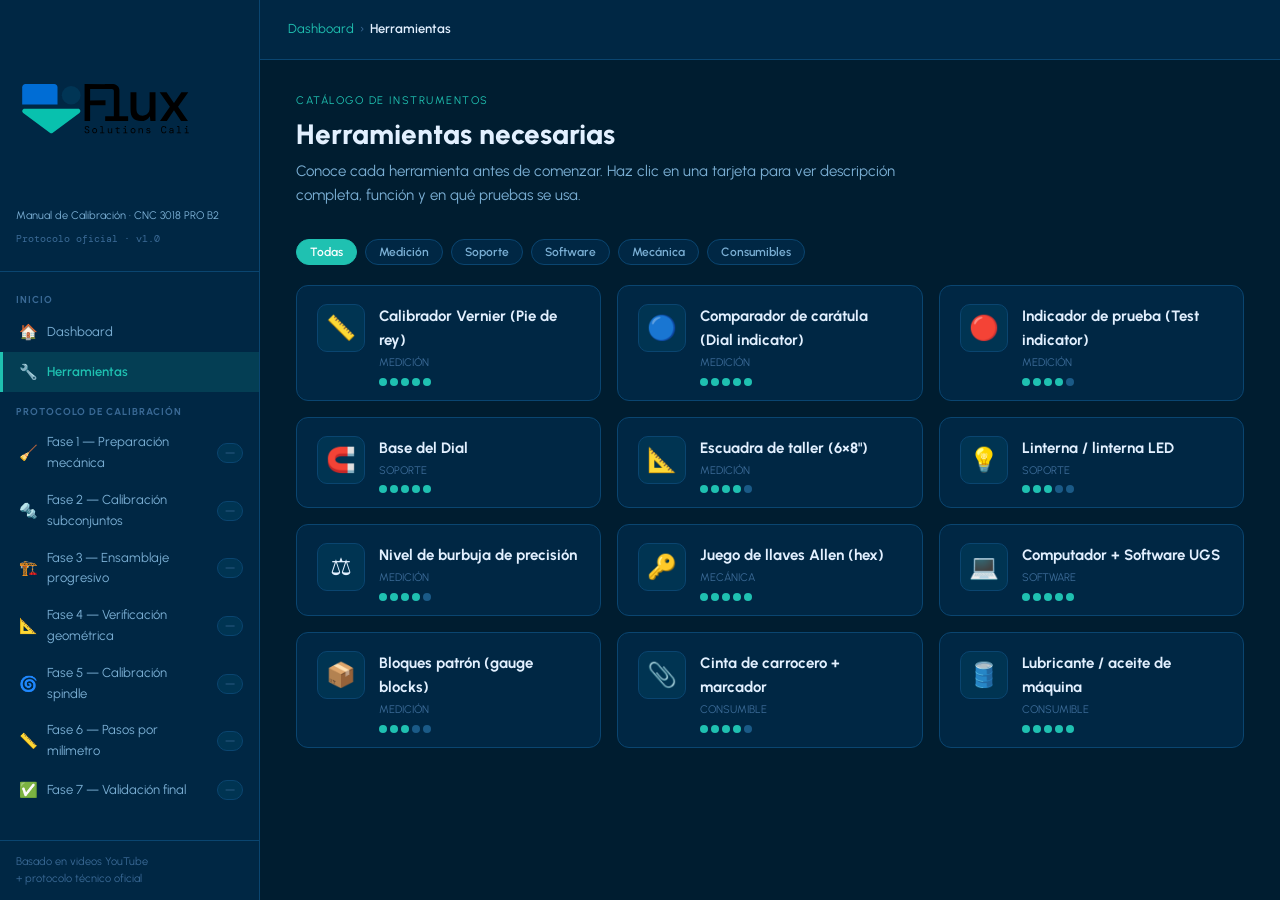
<file: herramientas.html>
<!DOCTYPE html>
<html lang="es">
<head>
  <meta charset="UTF-8"/>
  <meta name="viewport" content="width=device-width, initial-scale=1.0"/>
  <title>Herramientas — CNC 3018 PRO B2</title>
  <link rel="stylesheet" href="style.css"/>
  <style>
    .tool-grid { display: grid; grid-template-columns: repeat(auto-fill, minmax(300px,1fr)); gap: 16px; }
    .tool-card {
      background: var(--bg2); border: 1px solid var(--border);
      border-radius: var(--radius2); overflow: hidden;
      transition: border-color 0.2s, transform 0.2s;
      cursor: pointer;
    }
    .tool-card:hover { border-color: var(--accent); transform: translateY(-2px); }
    .tool-card.selected { border-color: var(--accent); box-shadow: 0 0 0 2px var(--accent-glow); }
    .tool-header {
      padding: 18px 20px 14px;
      display: flex; gap: 14px; align-items: flex-start;
    }
    .tool-emoji {
      width: 48px; height: 48px;
      background: var(--bg3); border: 1px solid var(--border);
      border-radius: 10px;
      display: flex; align-items: center; justify-content: center;
      font-size: 24px; flex-shrink: 0;
    }
    .tool-meta { flex: 1; }
    .tool-name { font-size: 15px; font-weight: 700; color: var(--text); }
    .tool-category { font-size: 11px; color: var(--text3); font-family: var(--font-display); margin-top: 2px; }
    .tool-importance {
      display: flex; gap: 3px; margin-top: 6px;
    }
    .dot { width: 8px; height: 8px; border-radius: 50%; background: var(--border2); }
    .dot.fill { background: var(--accent); }
    .tool-body {
      padding: 0 20px 18px;
      display: none;
    }
    .tool-card.open .tool-body { display: block; }
    .tool-field { margin-bottom: 10px; }
    .tool-field-label { font-size: 10px; font-weight: 700; text-transform: uppercase; letter-spacing: 0.09em; color: var(--text3); font-family: var(--font-display); margin-bottom: 4px; }
    .tool-field-value { font-size: 13px; color: var(--text2); }
    .tool-used-in { display: flex; flex-wrap: wrap; gap: 5px; margin-top: 6px; }
    .filter-bar { display: flex; gap: 8px; flex-wrap: wrap; margin-bottom: 20px; }
    .filter-btn {
      padding: 5px 13px; border-radius: 20px;
      font-size: 12px; font-weight: 600; cursor: pointer;
      border: 1px solid var(--border); background: var(--bg2); color: var(--text2);
      transition: all 0.15s;
    }
    .filter-btn:hover { border-color: var(--accent); color: var(--accent); }
    .filter-btn.active { background: var(--accent); border-color: var(--accent); color: #fff; }
  </style>
</head>
<body>
<div class="app-shell">
  <div id="sidebar-mount"></div>
  <main class="main">
    <div class="topbar">
      <button class="menu-toggle" id="menuToggle">☰</button>
      <div class="topbar-breadcrumb">
        <a href="index.html">Dashboard</a>
        <span class="crumb-sep">›</span>
        <span class="crumb-current">Herramientas</span>
      </div>
    </div>
    <div class="page-content">
      <div class="page-header">
        <div class="page-eyebrow">Catálogo de instrumentos</div>
        <h1 class="page-title">Herramientas necesarias</h1>
        <p class="page-subtitle">Conoce cada herramienta antes de comenzar. Haz clic en una tarjeta para ver descripción completa, función y en qué pruebas se usa.</p>
      </div>

      <div class="filter-bar" id="filterBar">
        <button class="filter-btn active" data-cat="all">Todas</button>
        <button class="filter-btn" data-cat="medición">Medición</button>
        <button class="filter-btn" data-cat="soporte">Soporte</button>
        <button class="filter-btn" data-cat="software">Software</button>
        <button class="filter-btn" data-cat="mecánica">Mecánica</button>
        <button class="filter-btn" data-cat="consumible">Consumibles</button>
      </div>

      <div class="tool-grid" id="toolGrid"><!-- JS --></div>
    </div>
  </main>
</div>
<script src="sidebar.js"></script>
<script src="nav.js"></script>
<script>
const TOOLS = [
  {
    emoji:'📏', name:'Calibrador Vernier (Pie de rey)',
    cat:'medición', importance:5,
    desc:'Instrumento de medición manual que permite medir longitudes externas, internas y profundidades con una precisión típica de 0.02 mm.',
    function:'Medir la distancia real recorrida por cada eje durante la calibración de pasos/mm. También verifica dimensiones de piezas de prueba.',
    use:['Calibración pasos/mm','Verificación dimensional','Backlash'],
    tip:'Siempre cierra la mordaza completamente antes de leer cero. Mide al menos 3 veces y promedia.',
    video:'Video 1 — Desde 05:10. Herramienta principal para medir desplazamiento de ejes.'
  },
  {
    emoji:'🔵', name:'Comparador de carátula (Dial indicator)',
    cat:'medición', importance:5,
    desc:'Instrumento de alta precisión que convierte desplazamientos lineales en rotación de aguja. Resolución típica: 0.01 mm.',
    function:'Medir runout (descentramiento) del husillo, planitud de mesa, verificar repetibilidad y alineación de ejes.',
    use:['Runout spindle','Planitud','Repetibilidad','Perpendicularidad'],
    tip:'Montar siempre con la sonda PERPENDICULAR a la superficie. Poner a cero antes de medir. No exceder el rango de medición.',
    video:'Video 4 (0:19-1:46) · Video 5 (0:31-7:01) · Video 6 (0:21-5:15)'
  },
  {
    emoji:'🔴', name:'Indicador de prueba (Test indicator)',
    cat:'medición', importance:4,
    desc:'Variante del comparador de carátula con estilete articulado. Mayor sensibilidad, menor rango. Introduce error de coseno si no se usa correctamente.',
    function:'Centrado de piezas, verificación de alineación en espacios reducidos donde el comparador de carátula no cabe.',
    use:['Tramming spindle','Alineación ejes','Runout'],
    tip:'Posicionar el estilete PARALELO a la superficie medida para eliminar el error de coseno. Ver Video 5 para comparación con indicador de carátula.',
    video:'Video 5 (0:52-8:15) · Video 6 (5:16-16:38)'
  },
  {
    emoji:'🧲', name:'Base del Dial',
    cat:'soporte', importance:5,
    desc:'Soporte articulado con imán de activación on/off. Permite fijar comparadores en cualquier posición sobre superficies metálicas.',
    function:'Sostener el comparador de carátula o indicador de prueba durante mediciones. Esencial para tener las manos libres.',
    use:['Runout spindle','Planitud','Repetibilidad','Tramming'],
    tip:'Aplicar carga inicial suficiente al comparador para evitar flexión del brazo. Ver Video 5 (5:07) sobre el efecto de flexión.',
    video:'Video 4 (0:19-0:30) · Video 5 (5:07-7:01)'
  },
  {
    emoji:'📐', name:'Escuadra de taller (6×8")',
    cat:'medición', importance:4,
    desc:'Escuadra metálica de precisión con dos caras a 90° exactos. Permite verificar perpendicularidad entre dos superficies.',
    function:'Verificar que el spindle esté perpendicular a la mesa (tramming) y que los ejes estén escuadrados entre sí.',
    use:['Tramming spindle','Escuadra X-Y','Escuadra X-Z','Escuadra Y-Z'],
    tip:'Iluminar desde atrás con linterna para detectar luz entre la escuadra y la superficie. Si hay luz, hay error.',
    video:'Video 3 (3:00-3:37) · Herramienta principal de verificación de tramming.'
  },
  {
    emoji:'💡', name:'Linterna / linterna LED',
    cat:'soporte', importance:3,
    desc:'Fuente de luz puntual para detectar espacios (luz) entre la escuadra y las superficies.',
    function:'Al colocarla detrás de la escuadra apoyada sobre el husillo, permite detectar visualmente si hay inclinación.',
    use:['Tramming spindle','Perpendicularidad ejes'],
    tip:'Usar en habitación con poca luz ambiente para detectar incluso pequeños haces de luz.',
    video:'Video 3 (7:51-9:55) · Técnica de "light gap check".'
  },
  {
    emoji:'⚖️', name:'Nivel de burbuja de precisión',
    cat:'medición', importance:4,
    desc:'Instrumento que detecta la horizontalidad de una superficie usando una burbuja en líquido. Precisión: 0.02-0.05 mm/m.',
    function:'Verificar que la mesa y estructura de la CNC estén niveladas horizontalmente antes de cualquier calibración.',
    use:['Nivelación general','Preparación mesa'],
    tip:'Colocar en varias posiciones y orientaciones. La burbuja debe estar centrada en todas.',
    video:'Video 2 (0:20-2:32) · Nivelación de mesa en Avid CNC — mismo principio aplicable.'
  },
  {
    emoji:'🔑', name:'Juego de llaves Allen (hex)',
    cat:'mecánica', importance:5,
    desc:'Herramientas hexagonales para apriete y afloje de tornillos tipo Allen/grub. Tallas comunes: 1.5, 2, 2.5, 3, 4 mm.',
    function:'Ajustar tornillos del carro Z, acoples de motor, guías lineales, soporte del spindle y todos los componentes estructurales.',
    use:['Todas las fases de ensamblaje','Tramming','Ajuste de acoples'],
    tip:'Nunca apretar en exceso. Usar par de apriete moderado. Verificar que ningún tornillo quede flojos tras calibración.',
    video:'Video 3 (llave 2.5 mm para Longmill) — en 3018 PRO B2 las tallas más comunes son 2 y 2.5 mm.'
  },
  {
    emoji:'💻', name:'Computador + Software UGS',
    cat:'software', importance:5,
    desc:'UGS (Universal Gcode Sender) es el software de control que se conecta a la placa GRBL de la CNC por USB.',
    function:'Enviar comandos G-code, modificar parámetros $100/$101/$102, usar el asistente de calibración (wizard) y controlar el movimiento de ejes.',
    use:['Calibración pasos/mm','Control de movimientos','Verificación GRBL'],
    tip:'Descargar UGS Platform desde winder.github.io/ugs_platform. Conectar a 115200 baudios.',
    video:'Video 1 — Software principal usado durante toda la calibración (02:04-22:03).'
  },
  {
    emoji:'📦', name:'Bloques patrón (gauge blocks)',
    cat:'medición', importance:3,
    desc:'Bloques de acero de dimensiones exactas certificadas. Permiten establecer referencias dimensionales absolutas.',
    function:'Verificación dimensional de alta precisión, calibración de comparadores, establecimiento de altura cero.',
    use:['Verificación dimensional','Calibración herramientas'],
    tip:'Si no se dispone de bloques patrón, usar una pieza mecanizada de referencia conocida.',
    video:'Video 6 (0:21-5:15) · Haas Automation los usa con indicadores de carátula. ' +
          '<span class="info-complementary">📚 Complementario</span>'
  },
  {
    emoji:'📎', name:'Cinta de carrocero + marcador',
    cat:'consumible', importance:4,
    desc:'Material de bajo costo para marcar posiciones de referencia sobre la base de la CNC durante la calibración.',
    function:'Marcar el punto de partida del eje antes de mover una distancia conocida. Permite medir el desplazamiento real con calibrador.',
    use:['Calibración pasos/mm'],
    tip:'Usar marcador fino para mayor precisión en la marca. Pegar bien la cinta para que no se mueva.',
    video:'Video 1 (05:47) · Método de marcas en cinta de carrocero para medir desplazamiento.'
  },
  {
    emoji:'🛢️', name:'Lubricante / aceite de máquina',
    cat:'consumible', importance:5,
    desc:'Lubricante específico para guías lineales y husillos de bolas. Ejemplos: aceite ISO VG32, grasa NLGI 2, WD-40 (solo limpieza).',
    function:'Reducir fricción en ejes lineales, prevenir desgaste y corrosión, garantizar movimiento suave y preciso.',
    use:['Fase 1 — Lubricación','Mantenimiento periódico'],
    tip:'WD-40 es desengrasante, NO lubricante. Usar aceite de máquina o grasa apropiada después de limpiar.',
    video:'<span class="info-complementary">📚 Complementario</span> — conocimiento técnico general de mantenimiento CNC.'
  },
];

function renderTools(cat) {
  const grid = document.getElementById('toolGrid');
  const filtered = cat === 'all' ? TOOLS : TOOLS.filter(t => t.cat === cat);
  grid.innerHTML = filtered.map((t,i) => {
    const dots = Array.from({length:5}, (_,d) =>
      `<div class="dot ${d < t.importance ? 'fill' : ''}"></div>`).join('');
    const tags = t.use.map(u => `<span class="tag">${u}</span>`).join('');
    return `
    <div class="tool-card" onclick="toggleCard(this)">
      <div class="tool-header">
        <div class="tool-emoji">${t.emoji}</div>
        <div class="tool-meta">
          <div class="tool-name">${t.name}</div>
          <div class="tool-category">${t.cat.toUpperCase()}</div>
          <div class="tool-importance" title="Importancia">${dots}</div>
        </div>
      </div>
      <div class="tool-body">
        <div class="tool-field">
          <div class="tool-field-label">¿Qué es?</div>
          <div class="tool-field-value">${t.desc}</div>
        </div>
        <div class="tool-field">
          <div class="tool-field-label">¿Para qué sirve en esta calibración?</div>
          <div class="tool-field-value">${t.function}</div>
        </div>
        <div class="tool-field">
          <div class="tool-field-label">💡 Consejo</div>
          <div class="tool-field-value">${t.tip}</div>
        </div>
        <div class="tool-field">
          <div class="tool-field-label">📹 Referencia en video</div>
          <div class="tool-field-value">${t.video}</div>
        </div>
        <div class="tool-field">
          <div class="tool-field-label">Se usa en</div>
          <div class="tool-used-in">${tags}</div>
        </div>
      </div>
    </div>`;
  }).join('');
}

function toggleCard(card) {
  card.classList.toggle('open');
}

document.getElementById('filterBar').addEventListener('click', e => {
  if (!e.target.matches('.filter-btn')) return;
  document.querySelectorAll('.filter-btn').forEach(b => b.classList.remove('active'));
  e.target.classList.add('active');
  renderTools(e.target.dataset.cat);
});

document.addEventListener('DOMContentLoaded', () => renderTools('all'));
</script>
</body>
</html>
</file>
<file: style.css>
/* ============================================================
   CNC 3018 PRO B2 — Manual Interactivo de Calibración
   style.css — Estilos compartidos para todas las páginas
   ============================================================ */

/* ─── TIPOGRAFÍA — Google Fonts ─────────────────────────── */
@import url('https://fonts.googleapis.com/css2?family=Urbanist:wght@400;500;600;700;800&family=DM+Mono:wght@400;500&display=swap');

/* ─── TOKENS — Flux Solutions Cali ─────────────────────── */
:root {
  /* ── Fondos — Deep Space Blue como base ── */
  --bg:          #001d30;   /* más oscuro que Deep Space Blue */
  --bg2:         #002744;   /* Deep Space Blue oscurecido */
  --bg3:         #003452;   /* Deep Space Blue exacto del brandbook */
  --border:      #0a4570;
  --border2:     #1a5a87;

  --text:        #e2f0ff;   /* Hielo — texto principal */
  --text2:       #7aafd4;   /* azul claro — texto secundario */
  --text3:       #3a6a96;   /* texto deshabilitado */

  /* ── ACENTO PRINCIPAL: Light Sea Green del logo ── */
  --accent:      #1FC1B1;        /* triángulo teal del logo */
  --accent2:     #2de0ce;        /* hover más brillante */
  --accent-glow: rgba(31,193,177,0.15);

  /* ── ACENTO SECUNDARIO: Sapphire Sky del logo ── */
  --accent-blue:      #246BCE;   /* rectángulo azul del logo */
  --accent-blue-dim:  rgba(36,107,206,0.15);

  /* ── SEMÁFOROS ── */
  --green:       #1FC1B1;        /* aprobado = Light Sea Green */
  --green-bg:    rgba(31,193,177,0.12);
  --yellow:      #f59e0b;
  --yellow-bg:   rgba(245,158,11,0.12);
  --red:         #ef4444;
  --red-bg:      rgba(239,68,68,0.12);
  --blue:        #246BCE;        /* Sapphire Sky para info */
  --blue-bg:     rgba(36,107,206,0.12);

  /* ── Tipografía FLUX ── */
  --font-display: 'Urbanist', 'Segoe UI', system-ui, sans-serif;
  --font-body:    'Urbanist', 'Segoe UI', system-ui, sans-serif;
  --font-data:    'DM Mono', 'JetBrains Mono', monospace;

  /* ── Layout ── */
  --radius:      8px;
  --radius2:     12px;
  --radius3:     16px;
  --nav-w:       260px;
  --header-h:    60px;
}
/* ─── RESET ───────────────────────────────────────────────── */
*, *::before, *::after { box-sizing: border-box; margin: 0; padding: 0; }
html { font-size: 16px; scroll-behavior: smooth; }
body {
  background: var(--bg);
  color: var(--text);
  font-family: var(--font-body);
  line-height: 1.6;
  min-height: 100vh;
}
a { color: var(--accent); text-decoration: none; }
a:hover { color: var(--accent2); }
img { max-width: 100%; }
button { cursor: pointer; font-family: var(--font-body); }
input, textarea, select { font-family: var(--font-body); }

/* ─── SCROLLBAR ───────────────────────────────────────────── */
::-webkit-scrollbar { width: 6px; height: 6px; }
::-webkit-scrollbar-track { background: var(--bg2); }
::-webkit-scrollbar-thumb { background: var(--border2); border-radius: 3px; }

/* ─── LAYOUT: SIDEBAR + MAIN ─────────────────────────────── */
.app-shell { display: flex; min-height: 100vh; }

/* SIDEBAR */
.sidebar {
  width: var(--nav-w);
  background: var(--bg2);
  border-right: 1px solid var(--border);
  display: flex;
  flex-direction: column;
  position: fixed;
  top: 0; left: 0;
  height: 100vh;
  overflow-y: auto;
  z-index: 100;
  transition: transform 0.3s;
}
.sidebar-logo {
  padding: 20px 16px 16px;
  border-bottom: 1px solid var(--border);
}
.sidebar-flux-logo {
  width: 100%;
  max-width: 180px;
  height: auto;
  display: block;
  margin-bottom: 8px;
  /* El SVG ya tiene los colores de marca FLUX — se ve bien sobre fondo oscuro */
}
.sidebar-tagline {
  font-size: 11px;
  color: var(--text2);
  margin-top: 2px;
  line-height: 1.4;
}
.sidebar-version {
  font-size: 10px;
  color: var(--text3);
  margin-top: 2px;
  font-family: var(--font-data);
}

/* Sidebar nav */
.sidebar-nav { padding: 12px 0; flex: 1; }
.nav-group { margin-bottom: 4px; }
.nav-group-label {
  font-size: 10px;
  font-weight: 700;
  color: var(--text3);
  letter-spacing: 0.1em;
  text-transform: uppercase;
  padding: 8px 16px 4px;
}
.nav-item {
  display: flex;
  align-items: center;
  gap: 10px;
  padding: 8px 16px;
  font-size: 13px;
  color: var(--text2);
  transition: all 0.15s;
  border-left: 3px solid transparent;
  text-decoration: none;
}
.nav-item:hover {
  background: var(--bg3);
  color: var(--text);
  border-left-color: var(--border2);
}
.nav-item.active {
  background: var(--accent-glow);
  color: var(--accent);
  border-left-color: var(--accent);
  font-weight: 600;
}
.nav-item .nav-icon { font-size: 15px; width: 18px; flex-shrink: 0; }
.nav-badge {
  margin-left: auto;
  font-size: 10px;
  background: var(--bg3);
  border: 1px solid var(--border);
  border-radius: 10px;
  padding: 1px 7px;
  color: var(--text3);
  font-family: var(--font-display);
}
.nav-badge.done { background: var(--green-bg); border-color: var(--green); color: var(--green); }
.nav-badge.active-badge { background: var(--accent-glow); border-color: var(--accent); color: var(--accent); }
.nav-badge.locked { opacity: 0.4; }

/* Sidebar footer */
.sidebar-footer {
  padding: 12px 16px;
  border-top: 1px solid var(--border);
  font-size: 11px;
  color: var(--text3);
}

/* MAIN CONTENT */
.main {
  margin-left: var(--nav-w);
  flex: 1;
  display: flex;
  flex-direction: column;
  min-height: 100vh;
}

/* TOP BAR */
.topbar {
  height: var(--header-h);
  background: var(--bg2);
  border-bottom: 1px solid var(--border);
  display: flex;
  align-items: center;
  padding: 0 28px;
  gap: 16px;
  position: sticky;
  top: 0;
  z-index: 50;
}
.topbar-breadcrumb {
  font-size: 13px;
  color: var(--text2);
  display: flex;
  align-items: center;
  gap: 6px;
}
.topbar-breadcrumb .crumb-sep { color: var(--text3); }
.topbar-breadcrumb .crumb-current { color: var(--text); font-weight: 600; }
.topbar-actions { margin-left: auto; display: flex; gap: 8px; }

/* PAGE CONTENT */
.page-content {
  padding: 32px 36px;
  max-width: 1100px;
  width: 100%;
}

/* ─── TYPOGRAPHY ──────────────────────────────────────────── */
.page-header { margin-bottom: 32px; }
.page-eyebrow {
  font-family: var(--font-display);
  font-size: 11px;
  color: var(--accent);
  letter-spacing: 0.14em;
  text-transform: uppercase;
  margin-bottom: 8px;
}
.page-title {
  font-size: 28px;
  font-weight: 800;
  color: var(--text);
  line-height: 1.2;
}
.page-subtitle {
  font-size: 15px;
  color: var(--text2);
  margin-top: 8px;
  max-width: 640px;
}
h2 { font-size: 20px; font-weight: 700; color: var(--text); margin-bottom: 12px; }
h3 { font-size: 16px; font-weight: 700; color: var(--text); margin-bottom: 8px; }
h4 { font-size: 14px; font-weight: 600; color: var(--text2); margin-bottom: 6px; }
p { color: var(--text2); font-size: 14px; margin-bottom: 8px; }

/* ─── CARDS ───────────────────────────────────────────────── */
.card {
  background: var(--bg2);
  border: 1px solid var(--border);
  border-radius: var(--radius2);
  padding: 20px;
  margin-bottom: 16px;
}
.card:hover { border-color: var(--border2); }
.card-grid {
  display: grid;
  gap: 16px;
}
.card-grid-2 { grid-template-columns: repeat(2, 1fr); }
.card-grid-3 { grid-template-columns: repeat(3, 1fr); }
.card-grid-4 { grid-template-columns: repeat(4, 1fr); }

/* ─── BADGES / STATUS ─────────────────────────────────────── */
.badge {
  display: inline-flex;
  align-items: center;
  gap: 5px;
  font-size: 11px;
  font-weight: 600;
  border-radius: 20px;
  padding: 3px 10px;
  font-family: var(--font-display);
}
.badge-green  { background: var(--green-bg);  color: var(--green);  border: 1px solid var(--green); }
.badge-yellow { background: var(--yellow-bg); color: var(--yellow); border: 1px solid var(--yellow); }
.badge-red    { background: var(--red-bg);    color: var(--red);    border: 1px solid var(--red); }
.badge-blue   { background: var(--blue-bg);   color: var(--blue);   border: 1px solid var(--blue); }
.badge-gray   { background: var(--bg3);       color: var(--text3);  border: 1px solid var(--border); }
.badge-orange { background: var(--accent-glow); color: var(--accent); border: 1px solid var(--accent); }

/* ─── BUTTONS ─────────────────────────────────────────────── */
.btn {
  display: inline-flex;
  align-items: center;
  gap: 7px;
  padding: 8px 16px;
  border-radius: var(--radius);
  font-size: 13px;
  font-weight: 600;
  border: none;
  transition: all 0.15s;
}
.btn-primary {
  background: var(--accent);
  color: #fff;
}
.btn-primary:hover { background: var(--accent2); }
.btn-secondary {
  background: var(--bg3);
  color: var(--text);
  border: 1px solid var(--border);
}
.btn-secondary:hover { border-color: var(--accent); color: var(--accent); }
.btn-ghost {
  background: transparent;
  color: var(--text2);
  border: 1px solid var(--border);
}
.btn-ghost:hover { background: var(--bg3); color: var(--text); }
.btn-sm { padding: 5px 11px; font-size: 12px; }
.btn-green { background: var(--green); color: #fff; }
.btn-green:hover { opacity: 0.85; }

/* ─── ACCORDION ───────────────────────────────────────────── */
.accordion { border: 1px solid var(--border); border-radius: var(--radius2); overflow: hidden; margin-bottom: 12px; }
.accordion-header {
  display: flex;
  align-items: center;
  gap: 12px;
  padding: 16px 20px;
  background: var(--bg2);
  cursor: pointer;
  user-select: none;
  transition: background 0.15s;
}
.accordion-header:hover { background: var(--bg3); }
.accordion-header.open { background: var(--bg3); border-bottom: 1px solid var(--border); }
.accordion-chevron {
  margin-left: auto;
  transition: transform 0.25s;
  color: var(--text3);
  font-size: 13px;
}
.accordion-header.open .accordion-chevron { transform: rotate(180deg); }
.accordion-body {
  display: none;
  padding: 20px;
  background: var(--bg);
}
.accordion-body.open { display: block; }
.accordion-phase-num {
  font-family: var(--font-display);
  font-size: 11px;
  background: var(--accent-glow);
  color: var(--accent);
  border: 1px solid var(--accent);
  border-radius: 6px;
  padding: 2px 8px;
  font-weight: 700;
}

/* ─── TABLES ──────────────────────────────────────────────── */
.table-wrap { overflow-x: auto; margin: 12px 0; }
table {
  width: 100%;
  border-collapse: collapse;
  font-size: 13px;
}
th {
  background: var(--bg3);
  color: var(--text);
  font-weight: 600;
  padding: 10px 14px;
  text-align: left;
  border-bottom: 2px solid var(--border);
  white-space: nowrap;
  font-family: var(--font-display);
  font-size: 11px;
  letter-spacing: 0.06em;
  text-transform: uppercase;
}
td {
  padding: 9px 14px;
  border-bottom: 1px solid var(--border);
  color: var(--text2);
  vertical-align: middle;
}
tr:last-child td { border-bottom: none; }
tr:hover td { background: var(--bg3); }
.table-input {
  background: var(--bg3);
  border: 1px solid var(--border);
  color: var(--text);
  border-radius: 5px;
  padding: 5px 9px;
  font-size: 13px;
  width: 100%;
  min-width: 80px;
  font-family: var(--font-data);
  transition: border-color 0.15s;
}
.table-input:focus { outline: none; border-color: var(--accent); }
.table-input.ok { border-color: var(--green); background: var(--green-bg); }
.table-input.warn { border-color: var(--yellow); background: var(--yellow-bg); }
.table-input.fail { border-color: var(--red); background: var(--red-bg); }
.table-calc { font-family: var(--font-data); color: var(--text); font-weight: 600; }

/* ─── CHECKLIST ───────────────────────────────────────────── */
.checklist { list-style: none; display: flex; flex-direction: column; gap: 8px; }
.check-item {
  display: flex;
  align-items: flex-start;
  gap: 12px;
  padding: 10px 14px;
  background: var(--bg2);
  border: 1px solid var(--border);
  border-radius: var(--radius);
  cursor: pointer;
  transition: all 0.15s;
}
.check-item:hover { border-color: var(--accent); }
.check-item.checked { background: var(--green-bg); border-color: var(--green); }
.check-box {
  width: 20px; height: 20px;
  border: 2px solid var(--border2);
  border-radius: 4px;
  flex-shrink: 0;
  display: flex; align-items: center; justify-content: center;
  font-size: 13px;
  transition: all 0.15s;
  margin-top: 1px;
}
.check-item.checked .check-box {
  background: var(--green);
  border-color: var(--green);
  color: #fff;
}
.check-label { font-size: 13px; color: var(--text2); flex: 1; }
.check-item.checked .check-label { color: var(--green); text-decoration: line-through; text-decoration-color: rgba(31,193,177,0.4); }
.check-note { font-size: 11px; color: var(--text3); margin-top: 2px; }

/* ─── STEP LIST ───────────────────────────────────────────── */
.step-list { list-style: none; display: flex; flex-direction: column; gap: 10px; counter-reset: step; }
.step-item {
  display: flex;
  gap: 14px;
  counter-increment: step;
}
.step-num {
  width: 28px; height: 28px;
  background: var(--accent-glow);
  border: 1px solid var(--accent);
  border-radius: 50%;
  color: var(--accent);
  font-family: var(--font-display);
  font-size: 12px;
  font-weight: 700;
  display: flex; align-items: center; justify-content: center;
  flex-shrink: 0;
  margin-top: 2px;
}
.step-content { font-size: 13px; color: var(--text2); padding-top: 3px; }
.step-content strong { color: var(--text); }

/* ─── ALERT BOXES ─────────────────────────────────────────── */
.alert {
  display: flex;
  gap: 12px;
  padding: 13px 16px;
  border-radius: var(--radius);
  margin: 10px 0;
  font-size: 13px;
}
.alert-icon { font-size: 16px; flex-shrink: 0; margin-top: 1px; }
.alert-text { color: var(--text2); }
.alert-text strong { color: var(--text); }
.alert-warning { background: var(--yellow-bg); border: 1px solid var(--yellow); }
.alert-warning .alert-icon { color: var(--yellow); }
.alert-danger  { background: var(--red-bg);    border: 1px solid var(--red);    }
.alert-danger  .alert-icon { color: var(--red); }
.alert-info    { background: var(--blue-bg);   border: 1px solid var(--blue);   }
.alert-info    .alert-icon { color: var(--blue); }
.alert-success { background: var(--green-bg);  border: 1px solid var(--green);  }
.alert-success .alert-icon { color: var(--green); }
.alert-source  { background: var(--bg3);       border: 1px solid var(--border); border-left: 3px solid var(--accent); }
.alert-source  .alert-icon { color: var(--accent); }

/* ─── VIDEO REF ───────────────────────────────────────────── */
.video-ref {
  display: flex;
  align-items: center;
  gap: 14px;
  padding: 12px 16px;
  background: var(--bg3);
  border: 1px solid var(--border);
  border-left: 3px solid var(--red);
  border-radius: var(--radius);
  margin: 8px 0;
}
.video-thumb {
  width: 44px; height: 30px;
  background: var(--red);
  border-radius: 4px;
  display: flex; align-items: center; justify-content: center;
  color: #fff; font-size: 14px;
  flex-shrink: 0;
}
.video-info { flex: 1; }
.video-title { font-size: 12px; font-weight: 600; color: var(--text); }
.video-timestamp { font-size: 11px; color: var(--text3); font-family: var(--font-display); margin-top: 2px; }
.video-btn { flex-shrink: 0; }

/* ─── CRITERIA TABLE ──────────────────────────────────────── */
.criteria-row td:last-child { font-family: var(--font-display); font-size: 12px; }
.c-pass   { color: var(--green); }
.c-warn   { color: var(--yellow); }
.c-fail   { color: var(--red); }

/* ─── STATS BOX ───────────────────────────────────────────── */
.stats-box {
  background: var(--bg3);
  border: 1px solid var(--border);
  border-radius: var(--radius);
  padding: 14px 18px;
  margin: 12px 0;
}
.stats-row {
  display: flex;
  gap: 24px;
  flex-wrap: wrap;
}
.stat-item { display: flex; flex-direction: column; gap: 2px; }
.stat-label { font-size: 10px; text-transform: uppercase; letter-spacing: 0.08em; color: var(--text3); font-family: var(--font-display); }
.stat-value { font-size: 18px; font-weight: 700; font-family: var(--font-data); color: var(--text); }
.stat-unit  { font-size: 11px; color: var(--text3); margin-left: 3px; }
.stat-status { font-size: 12px; margin-top: 2px; }

/* ─── PROGRESS BAR ────────────────────────────────────────── */
.progress-bar-wrap {
  background: var(--bg3);
  border-radius: 4px;
  height: 6px;
  overflow: hidden;
  margin: 6px 0;
}
.progress-bar-fill {
  height: 100%;
  background: var(--accent);
  border-radius: 4px;
  transition: width 0.4s ease;
}
.progress-bar-fill.green { background: var(--green); }

/* ─── FORMULA BOX ─────────────────────────────────────────── */
.formula-box {
  background: var(--bg3);
  border: 1px solid var(--border);
  border-left: 3px solid var(--blue);
  border-radius: var(--radius);
  padding: 14px 18px;
  margin: 12px 0;
  font-family: var(--font-display);
  font-size: 14px;
  color: var(--text);
}
.formula-box .formula-label { font-size: 10px; color: var(--blue); text-transform: uppercase; letter-spacing: 0.1em; margin-bottom: 6px; }

/* ─── TAG LIST ────────────────────────────────────────────── */
.tag-list { display: flex; flex-wrap: wrap; gap: 6px; margin: 8px 0; }
.tag {
  font-size: 11px;
  background: var(--bg3);
  border: 1px solid var(--border);
  color: var(--text2);
  border-radius: 4px;
  padding: 2px 8px;
  font-family: var(--font-display);
}

/* ─── SECTION DIVIDER ─────────────────────────────────────── */
.section-divider {
  display: flex;
  align-items: center;
  gap: 12px;
  margin: 28px 0 20px;
}
.section-divider-line { flex: 1; height: 1px; background: var(--border); }
.section-divider-label {
  font-family: var(--font-display);
  font-size: 10px;
  text-transform: uppercase;
  letter-spacing: 0.12em;
  color: var(--text3);
  white-space: nowrap;
}

/* ─── COMPLEMENTARY INFO TAG ──────────────────────────────── */
.info-complementary {
  display: inline-flex;
  align-items: center;
  gap: 5px;
  font-size: 10px;
  background: var(--blue-bg);
  border: 1px solid var(--blue);
  color: var(--blue);
  border-radius: 4px;
  padding: 2px 8px;
  margin-left: 8px;
  font-family: var(--font-display);
  vertical-align: middle;
}

/* ─── MOBILE ──────────────────────────────────────────────── */
.menu-toggle {
  display: none;
  background: var(--bg3);
  border: 1px solid var(--border);
  color: var(--text);
  border-radius: var(--radius);
  padding: 6px 10px;
  font-size: 16px;
}
@media (max-width: 900px) {
  .sidebar { transform: translateX(-100%); }
  .sidebar.open { transform: translateX(0); }
  .main { margin-left: 0; }
  .menu-toggle { display: flex; }
  .card-grid-2, .card-grid-3, .card-grid-4 { grid-template-columns: 1fr; }
  .page-content { padding: 20px 16px; }
}

/* ─── UTILITY ─────────────────────────────────────────────── */
.mt-8  { margin-top: 8px; }
.mt-12 { margin-top: 12px; }
.mt-16 { margin-top: 16px; }
.mt-24 { margin-top: 24px; }
.mb-8  { margin-bottom: 8px; }
.mb-12 { margin-bottom: 12px; }
.mb-16 { margin-bottom: 16px; }
.gap-8  { gap: 8px; }
.flex   { display: flex; }
.flex-wrap { flex-wrap: wrap; }
.items-center { align-items: center; }
.justify-between { justify-content: space-between; }
.font-mono { font-family: var(--font-data); }
.text-sm { font-size: 13px; }
.text-xs { font-size: 11px; }
.text-muted { color: var(--text3); }
.text-accent { color: var(--accent); }
.fw-700 { font-weight: 700; }
.hidden { display: none; }
</file>
